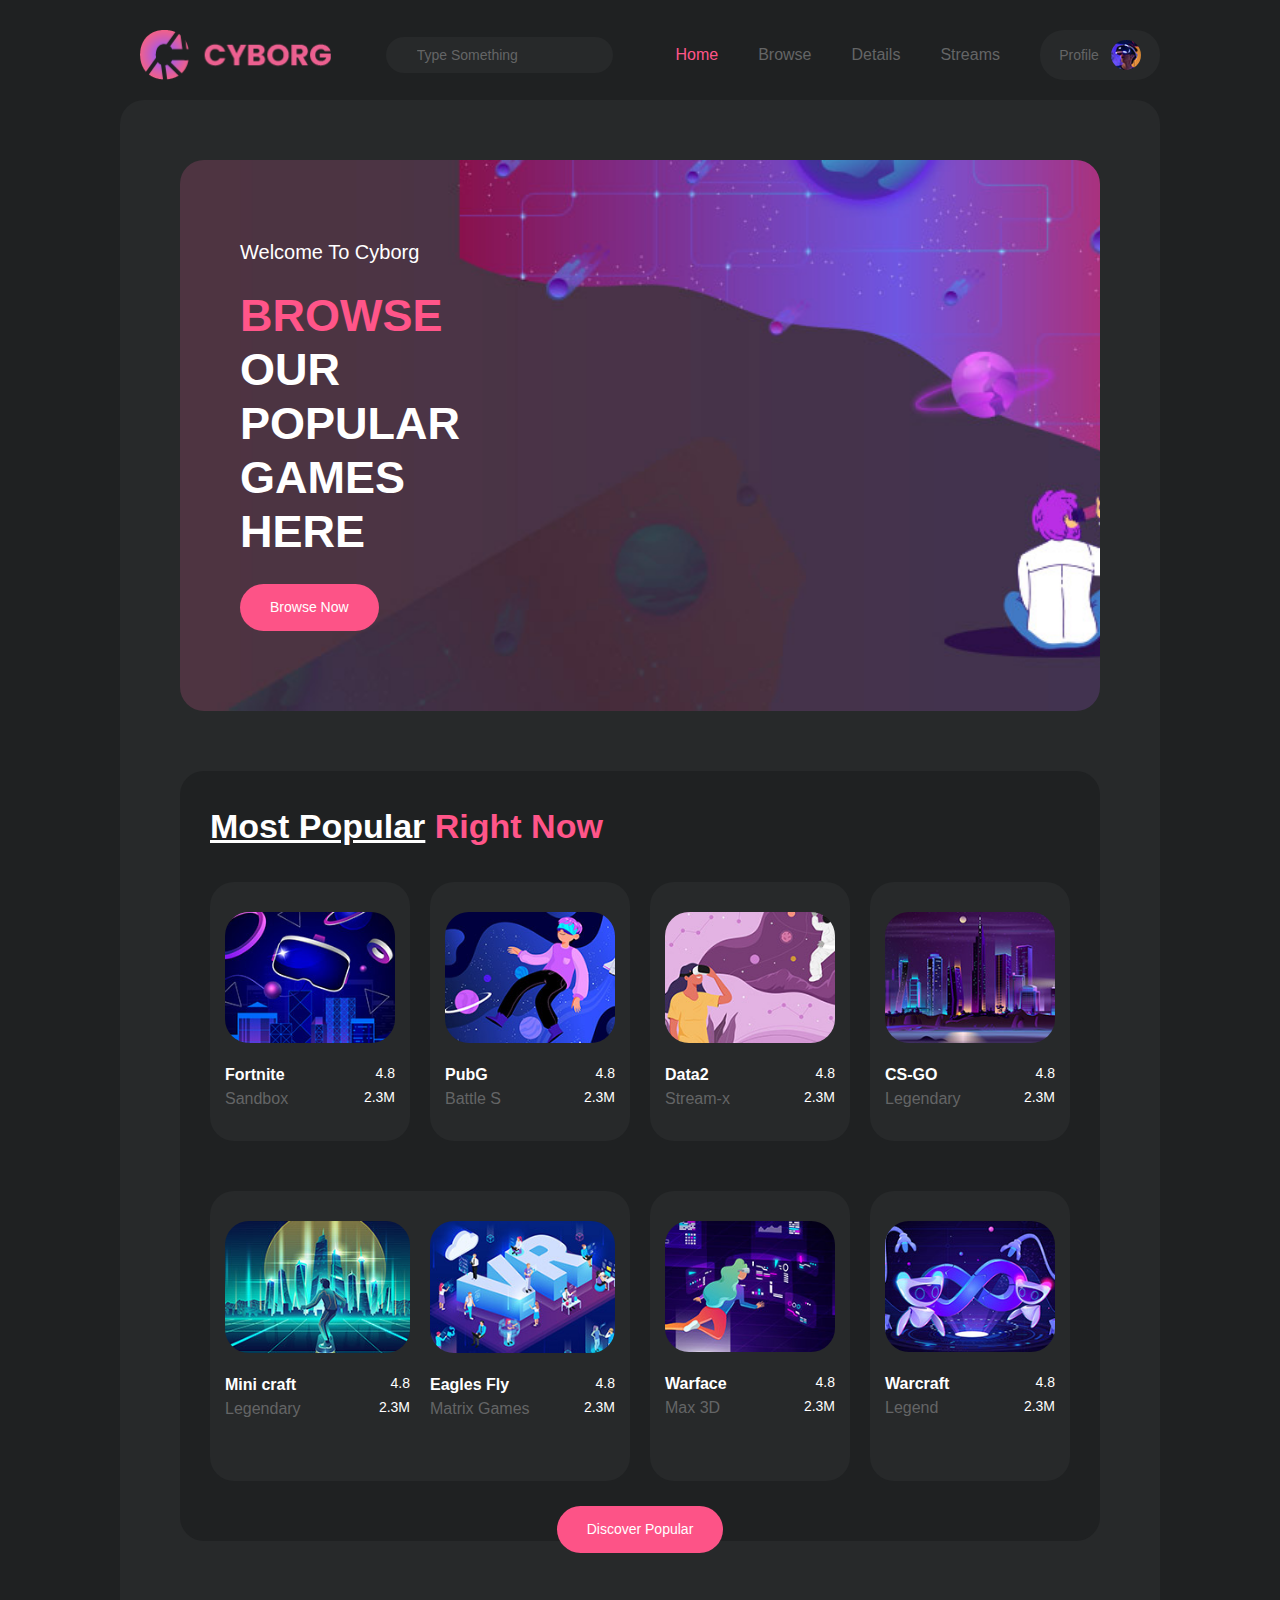
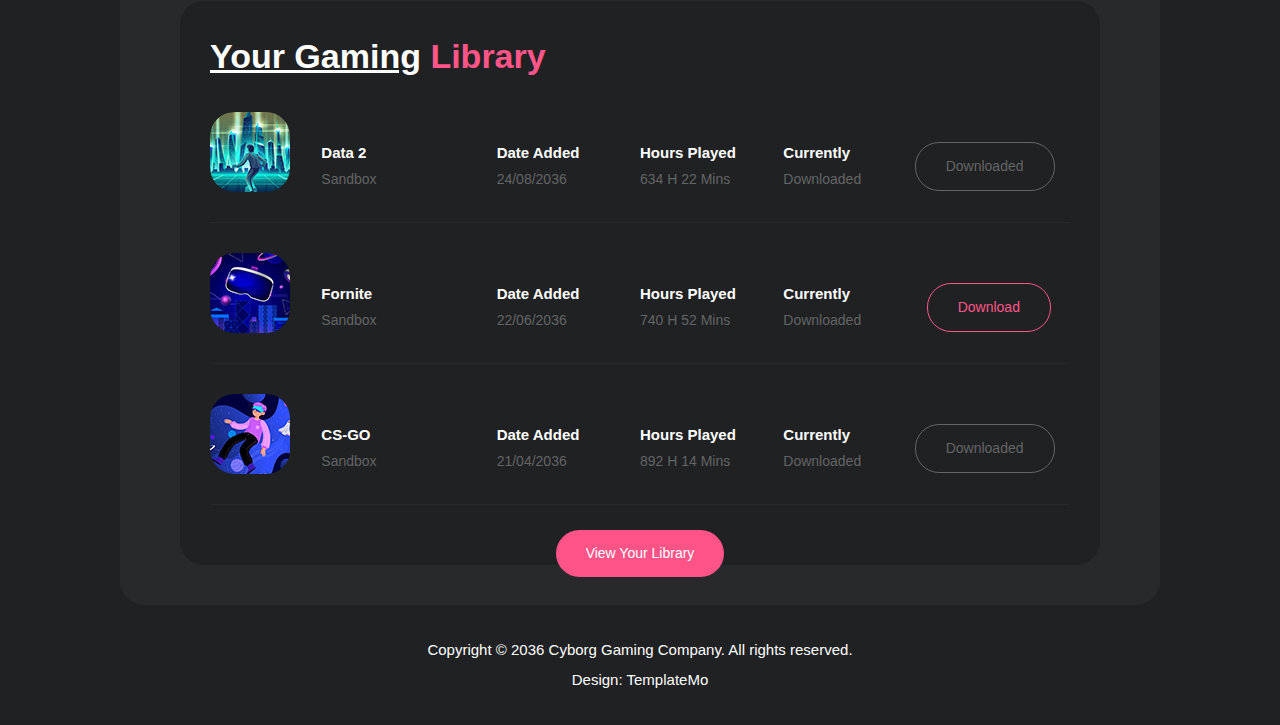
<file: index.html>
<!DOCTYPE html>
<html lang="en">

<head>
    <meta charset="UTF-8">
    <meta name="viewport" content="width=device-width, initial-scale=1.0">
    <link rel="icon" href="./assets/icons/favicon.png">
    <link rel="stylesheet" href="./assets/css/output.css">
    <link rel="stylesheet" href="https://site-assets.fontawesome.com/releases/v6.6.0/css/all.css">
    <title>Cyborg - Home</title>
</head>

<body class="font-poppins bg-blackbox">
    <!--Debut de la partie header-->
    <input type="checkbox" id="menu" class="hidden">
    <header
        class="sticky top-0 left-0 h-[80px] lg:h-[100px] px-[12px] lg:px-[64px] xl:px-[120px] 2xl:px-[140px]  bg-[#F7F7F7] lg:bg-blackbox z-[100]">
        <!--Debut menu navigation-->
        <nav
            class="relative flex items-center justify-between lg:justify-between h-full pl-[15px] lg:pl-[20px] lg:pt-[10px] lg:gap-8">
            <!--Debut Logo-->
            <a href="./home.html" class="z-[5]"><img src="./assets/icons/logo.png" alt="Logo Cyborg"
                    class="w-[191px]"></a>
            <!--Fin Logo-->

            <!-- Partie search -->
            <div class="hidden lg:flex btn-black ml-2 px-[15px] py-[10px] items-center xl:relative xl:-left-2 2xl:-left-32 focus-within:border-[1px] focus-within:border-second-text"
                id="search-bar">
                <i class="fa-solid fa-magnifying-glass inline text-second-text text-[16px] ml-2"></i>
                <input type="text" name="search" placeholder="Type Something"
                    class="bg-transparent ml-2 outline-none text-second-text placeholder:text-second-text" id="search">
            </div>
            <!-- Fin de la partie search -->


            <!--Debut du menu onglets-->
            <div class="hidden lg:block lg:bg-transparent lg:w-auto">
                <ul class="lg:flex lg:gap-8 xl:gap-10 lg:text-second-text lg:text-center">
                    <li class="onglet text-primary-text lg:flex lg:items-center transition-all duration-300">
                        <a href="./home.html">Home</a>
                    </li>
                    <li class="onglet lg:flex lg:items-center hover:text-primary-text transition-all duration-300">
                        <a href="./browse.html">Browse</a>
                    </li>
                    <li class="onglet lg:flex lg:items-center hover:text-primary-text transition-all duration-300">
                        <a href="./details.html">Details</a>
                    </li>
                    <li class="onglet lg:flex lg:items-center hover:text-primary-text transition-all duration-300">
                        <a href="./streams.html">Streams</a>
                    </li>
                    <li>
                        <a href="./profile.html"
                            class="btn-black hover:bg-primary-box hover:text-white flex justify-center items-center gap-3 py-[10px] px-[0] w-[120px]">Profile
                            <img src="./assets/icons/profile-header.jpg" alt="profile header"
                                class=" rounded-full w-[30px]"></a>
                    </li>
                </ul>
            </div>
            <!--Fin du menu onglets-->

            <!--Debut menu burger-->
            <div class="relative w-[30px] lg:hidden z-[5]">
                <label for="menu" class="relative w-[30px]">
                    <span class="burger-b"></span>
                    <span class="burger"></span>
                    <span class="burger-a"></span>
                </label>
            </div>
            <!--Fin menu burger-->
        </nav>
        <!--Fin menu navigation-->

    </header>
    <!--Fin de la partie header-->

    <!--Debut du menu onglets-->
    <div class="sticky top-[80px] z-[99] left-0 w-full">
        <input type="checkbox" id="menu" class="hidden">
        <div class="absolute left-3 right-3 min-560:left-8 min-560:right-8 min-660:left-[90px] min-660:right-[90px] md:left-[40px] md:right-[40px] top-0 z-[99] bg-white w-auto -translate-y-full transition-all duration-300"
            id="menu-show">
            <ul>
                <li class="onglet text-primary-text transition-all duration-300">
                    <a href="./home.html">Home</a>
                </li>
                <li class="onglet transition-all duration-300"><a href="./browse.html">Browse</a></li>
                <li class="onglet transition-all duration-300"><a href="./details.html">Details</a></li>
                <li class="onglet transition-all duration-300"><a href="./streams.html">Streams</a></li>
                <li class="onglet"><a href="./profile.html">Profile
                    </a></li>
            </ul>
        </div>
    </div>
    <!--Fin du menu onglets-->


    <main class="px-[12px] min-560:px-[30px] min-660:px-[90px] md:px-[40px] lg:px-[50px] xl:px-[120px] 2xl:px-[140px]">
        <!-- Debut de la section container -->
        <section class="bg-graybox px-[30px] md:px-[50px] lg:px-[60px] lg:py-[40px]  rounded-[24px]">
            <!-- Debut de la section main banner -->
            <section
                class="bg-banner-bg bg-center bg-cover mt-[20px] py-[80px] px-[60px] md:pr-[380px] lg:pr-[600px] text-center md:text-start rounded-[24px]">
                <div>
                    <h6 class="text-[20px] text-white capitalize mb-[25px] leading-[1.2]">Welcome to cyborg</h6>
                    <h4 class="text-[35px] md:text-[45px] text-white uppercase font-bold mb-[25px] leading-[1.2]"><span
                            class="text-primary-text">Browse</span> our popular games here</h4>
                    <a href="./browse.html" class="btn-primary justify-center">Browse Now</a>
                </div>
            </section>
            <!-- Fin de la section main banner -->

            <!-- Debut de la section Most popular -->
            <section class="relative my-[60px] p-[30px] bg-blackbox rounded-[24px]">
                <div>
                    <h1 class="text-[20px] font-bold mb-[30px] lg:text-[34px]"><span class="text-white underline">Most
                            Popular</span><span class="text-primary-text"> Right Now</span></h1>
                </div>

                <!-- Debut Popular games -->
                <div
                    class="min-560:grid min-560:grid-cols-2 min-560:gap-5 min-560:text-[14px] lg:grid-cols-4 lg:text-[16px]">

                    <!-- Debut Fornite -->
                    <div class="bg-graybox rounded-[24px] py-[30px] px-[15px] mb-[30px]">
                        <div class="rounded-[24px] w-full overflow-hidden">
                            <img src="./assets/images/popular-01.jpg" alt="popular 01" class="w-full">
                        </div>
                        <div>
                            <div class="flex justify-between mt-[20px] text-white">
                                <p class="font-bold">Fortnite</p>
                                <span class="flex text-[14px] gap-1">
                                    <i class="fa fa-star text-yellow-400"></i>
                                    <p class="">4.8</p>
                                </span>
                            </div>
                            <div class="flex justify-between text-white">
                                <p class="text-second-text">Sandbox</p>
                                <span class="flex text-[14px] gap-1">
                                    <i class="fa fa-download text-primary-text"></i>
                                    <p class="text-[14px]">2.3M</p>
                                </span>
                            </div>
                        </div>
                    </div>
                    <!-- Fin Fornite -->

                    <!-- Debut PubG -->
                    <div class="bg-graybox rounded-[24px] py-[30px] px-[15px] mb-[30px]">
                        <div class="rounded-[24px] overflow-hidden w-full">
                            <img src="./assets/images/popular-02.jpg" alt="popular 01" class="w-full">
                        </div>
                        <div>
                            <div class="flex justify-between mt-[20px] text-white">
                                <p class="font-bold">PubG</p>
                                <span class="flex text-[14px] gap-1">
                                    <i class="fa fa-star text-yellow-400"></i>
                                    <p class="">4.8</p>
                                </span>
                            </div>
                            <div class="flex justify-between text-white">
                                <p class="text-second-text">Battle S</p>
                                <span class="flex text-[14px] gap-1">
                                    <i class="fa fa-download text-primary-text"></i>
                                    <p class="text-[14px]">2.3M</p>
                                </span>
                            </div>
                        </div>
                    </div>
                    <!-- Fin PubG -->

                    <!-- Debut Data2 -->
                    <div class="bg-graybox rounded-[24px] py-[30px] px-[15px] mb-[30px]">
                        <div class="rounded-[24px] overflow-hidden">
                            <img src="./assets/images/popular-03.jpg" alt="popular 01" class="w-full">
                        </div>
                        <div>
                            <div class="flex justify-between mt-[20px] text-white">
                                <p class="font-bold">Data2</p>
                                <span class="flex text-[14px] gap-1">
                                    <i class="fa fa-star text-yellow-400"></i>
                                    <p class="">4.8</p>
                                </span>
                            </div>
                            <div class="flex justify-between text-white">
                                <p class="text-second-text">Stream-x</p>
                                <span class="flex text-[14px] gap-1">
                                    <i class="fa fa-download text-primary-text"></i>
                                    <p class="text-[14px]">2.3M</p>
                                </span>
                            </div>
                        </div>
                    </div>
                    <!-- Fin Data2 -->

                    <!-- Debut CS-GO -->
                    <div class="bg-graybox rounded-[24px] py-[30px] px-[15px] mb-[30px]">
                        <div class="rounded-[24px] overflow-hidden">
                            <img src="./assets/images/popular-04.jpg" alt="popular 01" class="w-full">
                        </div>
                        <div>
                            <div class="flex justify-between mt-[20px] text-white">
                                <p class="font-bold">CS-GO</p>
                                <span class="flex text-[14px] gap-1">
                                    <i class="fa fa-star text-yellow-400"></i>
                                    <p class="">4.8</p>
                                </span>
                            </div>
                            <div class="flex justify-between text-white">
                                <p class="text-second-text">Legendary</p>
                                <span class="flex text-[14px] gap-1">
                                    <i class="fa fa-download text-primary-text"></i>
                                    <p class="text-[14px]">2.3M</p>
                                </span>
                            </div>
                        </div>
                    </div>
                    <!-- Fin CS-GO -->

                    <!-- Debut Double card -->
                    <div
                        class="bg-graybox rounded-[24px] py-[30px] px-[15px] mb-[30px] min-560:col-start-1 min-560:col-end-3 min-560:grid min-560:grid-cols-2 min-560:gap-5">
                        <!-- Debut Mini Craft -->
                        <div class="mb-[30px]">
                            <div class="rounded-[24px] overflow-hidden">
                                <img src="./assets/images/popular-05.jpg" alt="popular 01" class="w-full">
                            </div>
                            <div>
                                <div class="flex justify-between mt-[20px] text-white">
                                    <p class="font-bold">Mini craft</p>
                                    <span class="flex text-[14px] gap-1">
                                        <i class="fa fa-star text-yellow-400"></i>
                                        <p class="">4.8</p>
                                    </span>
                                </div>
                                <div class="flex justify-between text-white">
                                    <p class="text-second-text">Legendary</p>
                                    <span class="flex text-[14px] gap-1">
                                        <i class="fa fa-download text-primary-text"></i>
                                        <p class="text-[14px]">2.3M</p>
                                    </span>
                                </div>
                            </div>
                        </div>
                        <!-- Fin Mini Craft -->

                        <!-- Debut Eagles Fly -->
                        <div class="">
                            <div class="">
                                <div class="rounded-[24px] overflow-hidden">
                                    <img src="./assets/images/popular-06.jpg" alt="popular 01" class="w-full">
                                </div>
                                <div>
                                    <div class="flex justify-between mt-[20px] text-white">
                                        <p class="font-bold">Eagles Fly</p>
                                        <span class="flex text-[14px] gap-1">
                                            <i class="fa fa-star text-yellow-400"></i>
                                            <p class="">4.8</p>
                                        </span>
                                    </div>
                                    <div class="flex justify-between text-white">
                                        <p class="text-second-text">Matrix Games</p>
                                        <span class="flex text-[14px] gap-1">
                                            <i class="fa fa-download text-primary-text"></i>
                                            <p class="text-[14px]">2.3M</p>
                                        </span>
                                    </div>
                                </div>
                            </div>
                        </div>
                        <!-- Fin Eagles Fly -->
                    </div>
                    <!-- Fin Double card -->

                    <!-- Debut Warface -->
                    <div class="bg-graybox rounded-[24px] py-[30px] px-[15px] mb-[30px]">
                        <div class="rounded-[24px] overflow-hidden">
                            <img src="./assets/images/popular-07.jpg" alt="popular 01" class="w-full">
                        </div>
                        <div>
                            <div class="flex justify-between mt-[20px] text-white">
                                <p class="font-bold">Warface</p>
                                <span class="flex text-[14px] gap-1">
                                    <i class="fa fa-star text-yellow-400"></i>
                                    <p class="">4.8</p>
                                </span>
                            </div>
                            <div class="flex justify-between text-white">
                                <p class="text-second-text">Max 3D</p>
                                <span class="flex text-[14px] gap-1">
                                    <i class="fa fa-download text-primary-text"></i>
                                    <p class="text-[14px]">2.3M</p>
                                </span>
                            </div>
                        </div>
                    </div>
                    <!-- Fin Warface -->

                    <!-- Debut Warcraft -->
                    <div class="bg-graybox rounded-[24px] py-[30px] px-[15px] mb-[30px]">
                        <div class="rounded-[24px] overflow-hidden">
                            <img src="./assets/images/popular-08.jpg" alt="popular 01" class="w-full">
                        </div>
                        <div>
                            <div class="flex justify-between mt-[20px] text-white">
                                <p class="font-bold">Warcraft</p>
                                <span class="flex text-[14px] gap-1">
                                    <i class="fa fa-star text-yellow-400"></i>
                                    <p class="">4.8</p>
                                </span>
                            </div>
                            <div class="flex justify-between text-white">
                                <p class="text-second-text">Legend</p>
                                <span class="flex text-[14px] gap-1">
                                    <i class="fa fa-download text-primary-text"></i>
                                    <p class="text-[14px]">2.3M</p>
                                </span>
                            </div>
                        </div>
                    </div>
                    <!-- Fin Warcraft -->
                </div>
                <!-- Fin Popular games -->

                <div class="flex justify-center">
                    <a href="./browse.html" class="btn-primary absolute -bottom-3">Discover Popular</a>
                </div>
            </section>
            <!-- Fin de la section Most popular -->

            <!-- Debut section Gaming library -->
            <section class="relative mt-[30px] rounded-[24px] bg-blackbox p-[30px]">
                <div>
                    <h1 class="text-[19px] lg:text-[34px] capitalize font-bold mb-[30px]"><span
                            class="text-white underline">Your
                            gaming</span> <span class="text-primary-text">library</span></h1>
                    <!-- Debut Library one -->
                    <div class="grid grid-cols-2 lg:grid-cols-6">
                        <div
                            class="col-start-1 col-end-3 md:col-end-2 w-full rounded-[24px] overflow-hidden grid place-items-center md:place-items-start">
                            <span class="rounded-[24px] overflow-hidden w-[80px]">
                                <img src="./assets/images/game-01.jpg" alt="game 1" class="w-full">
                            </span>
                        </div>
                        <div class="mt-[30px] text-center md:text-start xl:relative">
                            <h4
                                class="text-white text-[15px] font-bold flex flex-col xl:absolute xl:-left-8 2xl:-left-12">
                                Data 2 <span class="text-[14px] text-second-text font-normal mt-[5px]">Sandbox</span>
                            </h4>
                        </div>
                        <div class="mt-[30px] text-center md:text-start">
                            <h4 class="text-white text-[15px] font-bold flex flex-col">Date Added <span
                                    class="text-[14px] text-second-text font-normal mt-[5px]">24/08/2036</span></h4>
                        </div>

                        <div class="mt-[30px] text-center md:text-start">
                            <h4 class="text-white text-[15px] font-bold flex flex-col">Hours Played <span
                                    class="text-[14px] text-second-text font-normal mt-[5px]">634 H 22 Mins</span></h4>
                        </div>
                        <div class="mt-[30px] text-center md:text-start">
                            <h4 class="text-white text-[15px] font-bold flex flex-col">Currently <span
                                    class="text-[14px] text-second-text font-normal mt-[5px]">Downloaded</span></h4>
                        </div>

                        <div
                            class="col-start-1 col-end-3 md:col-start-2 lg:col-start-6 lg:col-end-7 grid place-items-center md:place-items-start lg:relative">
                            <a href="#"
                                class="btn-black bg-transparent text-second-text mt-[30px] border-[1px] border-second-text lg:absolute lg:-left-3">Downloaded</a>
                        </div>
                    </div>

                </div>
                <div class="h-[1px] w-full bg-graybox my-[30px]"></div>
                </div>
                <!-- Fin Library one -->

                <!-- Debut Library two -->
                <div class="grid grid-cols-2 lg:grid-cols-6">
                    <div
                        class="col-start-1 col-end-3 md:col-end-2 w-full rounded-[24px] overflow-hidden grid place-items-center md:place-items-start">
                        <span class="rounded-[24px] overflow-hidden w-[80px]">
                            <img src="./assets/images/game-02.jpg" alt="game 1" class="w-full">
                        </span>
                    </div>
                    <div class="mt-[30px] text-center md:text-start xl:relative">
                        <h4 class="text-white text-[15px] font-bold flex flex-col xl:absolute xl:-left-8 2xl:-left-12">
                            Fornite <span class="text-[14px] text-second-text font-normal mt-[5px]">Sandbox</span></h4>
                    </div>
                    <div class="mt-[30px] text-center md:text-start">
                        <h4 class="text-white text-[15px] font-bold flex flex-col">Date Added <span
                                class="text-[14px] text-second-text font-normal mt-[5px]">22/06/2036</span></h4>
                    </div>

                    <div class="mt-[30px] text-center md:text-start">
                        <h4 class="text-white text-[15px] font-bold flex flex-col">Hours Played <span
                                class="text-[14px] text-second-text font-normal mt-[5px]">740 H 52 Mins</span></h4>
                    </div>
                    <div class="mt-[30px] text-center md:text-start">
                        <h4 class="text-white text-[15px] font-bold flex flex-col">Currently <span
                                class="text-[14px] text-second-text font-normal mt-[5px]">Downloaded</span></h4>
                    </div>

                    <div
                        class="col-start-1 col-end-3 md:col-start-2 lg:col-start-6 lg:col-end-7 grid place-items-center md:place-items-start lg:relative">
                        <a href="#"
                            class="btn-black bg-transparent text-primary-text mt-[30px] border-[1px] border-primary-text lg:absolute">Download</a>
                    </div>
                </div>

                </div>
                <div class="h-[1px] w-full bg-graybox my-[30px]"></div>
                </div>
                <!-- Fin Library two -->

                <!-- Debut Library tree -->
                <div class="grid grid-cols-2 lg:grid-cols-6">
                    <div
                        class="col-start-1 col-end-3 md:col-end-2 w-full rounded-[24px] overflow-hidden grid place-items-center md:place-items-start">
                        <span class="rounded-[24px] overflow-hidden w-[80px]">
                            <img src="./assets/images/game-03.jpg" alt="game 1" class="w-full">
                        </span>
                    </div>
                    <div class="mt-[30px] text-center md:text-start xl:relative">
                        <h4 class="text-white text-[15px] font-bold flex flex-col xl:absolute xl:-left-8 2xl:-left-12">
                            CS-GO <span class="text-[14px] text-second-text font-normal mt-[5px]">Sandbox</span></h4>
                    </div>
                    <div class="mt-[30px] text-center md:text-start">
                        <h4 class="text-white text-[15px] font-bold flex flex-col">Date Added <span
                                class="text-[14px] text-second-text font-normal mt-[5px]">21/04/2036</span></h4>
                    </div>

                    <div class="mt-[30px] text-center md:text-start">
                        <h4 class="text-white text-[15px] font-bold flex flex-col">Hours Played <span
                                class="text-[14px] text-second-text font-normal mt-[5px]">892 H 14 Mins</span></h4>
                    </div>
                    <div class="mt-[30px] text-center md:text-start">
                        <h4 class="text-white text-[15px] font-bold flex flex-col">Currently <span
                                class="text-[14px] text-second-text font-normal mt-[5px]">Downloaded</span></h4>
                    </div>

                    <div
                        class="col-start-1 col-end-3 md:col-start-2 lg:col-start-6 lg:col-end-7 grid place-items-center md:place-items-start lg:relative">
                        <a href="#"
                            class="btn-black bg-transparent text-second-text mt-[30px] border-[1px] border-second-text lg:absolute lg:-left-3">Downloaded</a>
                    </div>
                </div>

                </div>
                <div class="h-[1px] w-full bg-graybox my-[30px]"></div>
                </div>
                <!-- Fin Library tree -->
                <div class="flex justify-center">
                    <a href="./profile.html" class="btn-primary absolute -bottom-3">View Your Library</a>
                </div>

            </section>
            <!-- Fin section Gaming library -->

        </section>
        <!-- Fin de la section container -->
    </main>

    <footer
        class="py-[30px] px-[12px] min-560:px-[30px] min-660:px-[90px] md:px-[40px] lg:px-[50px] xl:px-[120px] 2xl:px-[140px]">
        <div class="text-white text-[15px] text-center font-light leading-[30px]">
            <p>Copyright &copy; 2036 Cyborg Gaming Company. All rights reserved.</p>
            <p>Design: TemplateMo</p>
        </div>
    </footer>
</body>

</html>
</file>
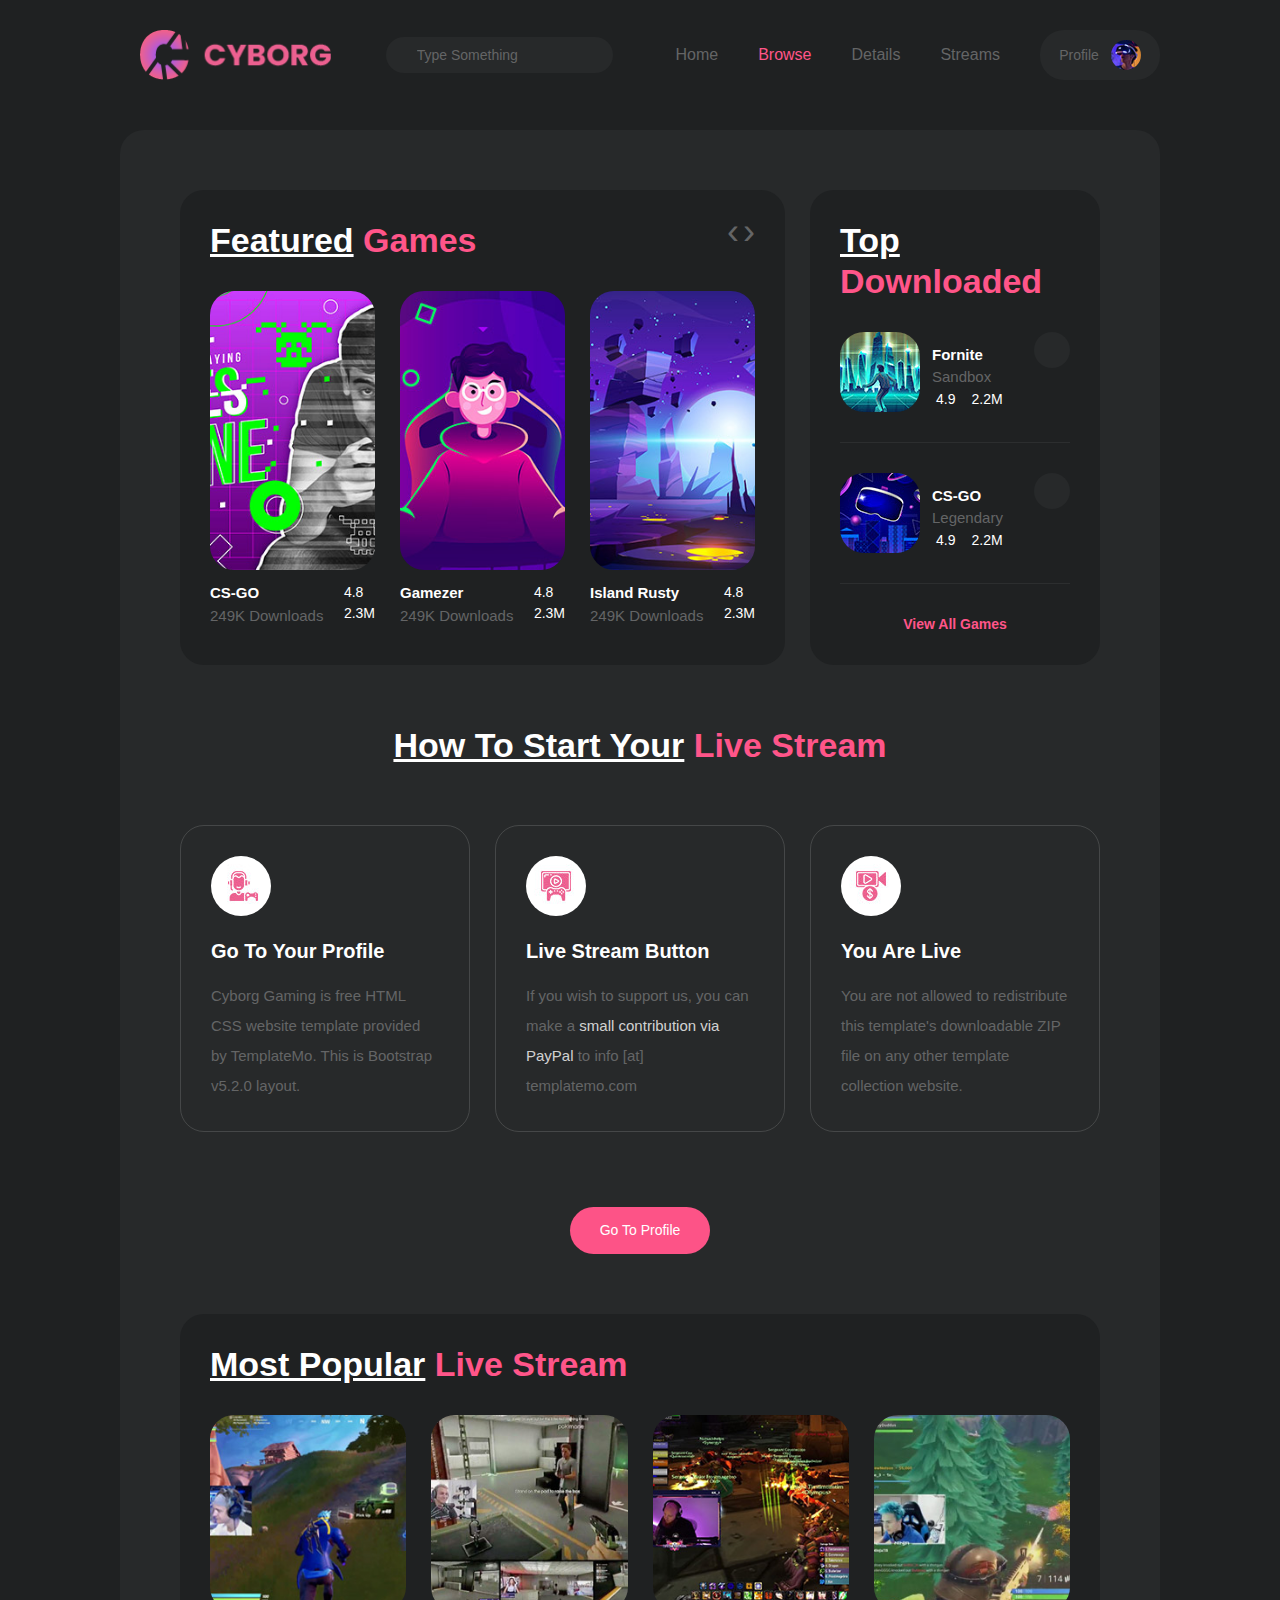
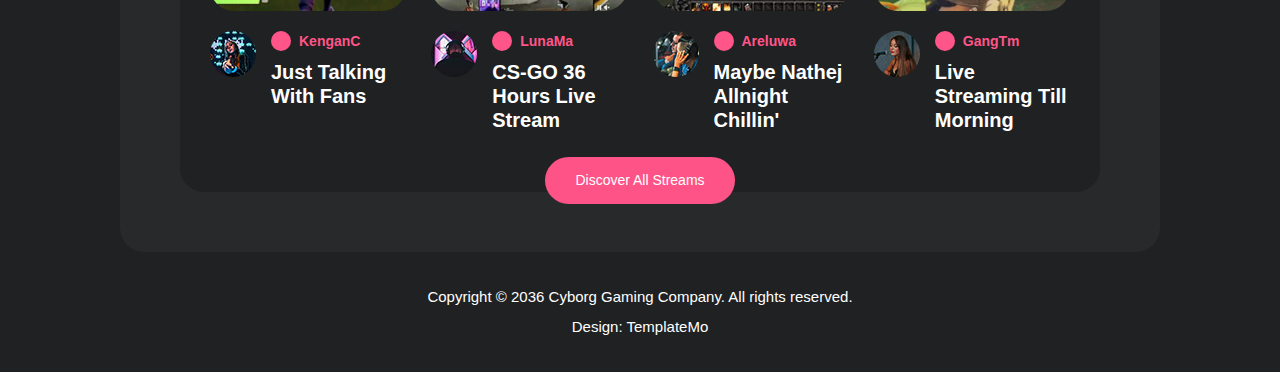
<file: browse.html>
<!DOCTYPE html>
<html lang="en">

<head>
    <meta charset="UTF-8">
    <meta name="viewport" content="width=device-width, initial-scale=1.0">
    <link rel="icon" href="./assets/icons/favicon.png">
    <link rel="stylesheet" href="./assets/css/output.css">
    <link rel="stylesheet" href="https://site-assets.fontawesome.com/releases/v6.6.0/css/all.css">
    <title>Cyborg - Browse</title>
</head>

<body class="font-poppins bg-blackbox">
    <!--Debut de la partie header-->
    <input type="checkbox" id="menu" class="hidden">
    <header
        class="sticky top-0 left-0 h-[80px] lg:h-[100px] px-[12px] lg:px-[64px] xl:px-[120px] 2xl:px-[140px]  bg-[#F7F7F7] lg:bg-blackbox z-[100]">
        <!--Debut menu navigation-->
        <nav
            class="relative flex items-center justify-between lg:justify-between h-full pl-[15px] lg:pl-[20px] lg:pt-[10px] lg:gap-8">
            <!--Debut Logo-->
            <a href="./home.html" class="z-[5]"><img src="./assets/icons/logo.png" alt="Logo Cyborg"
                    class="w-[191px]"></a>
            <!--Fin Logo-->

            <!-- Partie search -->
            <div class="hidden lg:flex btn-black ml-2 px-[15px] py-[10px] items-center xl:relative xl:-left-2 2xl:-left-32 focus-within:border-[1px] focus-within:border-second-text"
                id="search-bar">
                <i class="fa-solid fa-magnifying-glass inline text-second-text text-[16px] ml-2"></i>
                <input type="text" name="search" placeholder="Type Something"
                    class="bg-transparent ml-2 outline-none text-second-text placeholder:text-second-text" id="search">
            </div>
            <!-- Fin de la partie search -->


            <!--Debut du menu onglets-->
            <div class="hidden lg:block lg:bg-transparent lg:w-auto">
                <ul class="lg:flex lg:gap-8 xl:gap-10 lg:text-second-text lg:text-center">
                    <li class="onglet hover:text-primary-text lg:flex lg:items-center transition-all duration-300">
                        <a href="./home.html">Home</a>
                    </li>
                    <li class="onglet lg:flex lg:items-center text-primary-text transition-all duration-300">
                        <a href="./browse.html">Browse</a>
                    </li>
                    <li class="onglet lg:flex lg:items-center hover:text-primary-text transition-all duration-300">
                        <a href="./details.html">Details</a>
                    </li>
                    <li class="onglet lg:flex lg:items-center hover:text-primary-text transition-all duration-300">
                        <a href="./streams.html">Streams</a>
                    </li>
                    <li>
                        <a href="./profile.html"
                            class="btn-black hover:bg-primary-box hover:text-white flex justify-center items-center gap-3 py-[10px] px-[0] w-[120px]">Profile
                            <img src="./assets/icons/profile-header.jpg" alt="profile header"
                                class=" rounded-full w-[30px]"></a>
                    </li>
                </ul>
            </div>
            <!--Fin du menu onglets-->

            <!--Debut menu burger-->
            <div class="relative w-[30px] lg:hidden z-[5]">
                <label for="menu" class="relative w-[30px]">
                    <span class="burger-b"></span>
                    <span class="burger"></span>
                    <span class="burger-a"></span>
                </label>
            </div>
            <!--Fin menu burger-->
        </nav>
        <!--Fin menu navigation-->

    </header>
    <!--Fin de la partie header-->

    <!--Debut du menu onglets-->
    <div class="sticky top-[80px] z-[99] left-0 w-full">
        <input type="checkbox" id="menu" class="hidden">
        <div class="absolute left-3 right-3 min-560:left-8 min-560:right-8 min-660:left-[90px] min-660:right-[90px] md:left-[40px] md:right-[40px] top-0 z-[99] bg-white w-auto -translate-y-full transition-all duration-300"
            id="menu-show">
            <ul>
                <li class="onglet transition-all duration-300">
                    <a href="./home.html">Home</a>
                </li>
                <li class="onglet text-primary-text transition-all duration-300"><a href="./browse.html">Browse</a></li>
                <li class="onglet transition-all duration-300"><a href="./details.html">Details</a></li>
                <li class="onglet transition-all duration-300"><a href="./streams.html">Streams</a></li>
                <li class="onglet"><a href="./profile.html">Profile
                    </a></li>
            </ul>
        </div>
    </div>
    <!--Fin du menu onglets-->

    <main class="px-[12px] min-560:px-[30px] min-660:px-[90px] md:px-[40px] lg:px-[50px] xl:px-[120px] 2xl:px-[140px]">
        <!-- Debut de la section container -->
        <section class="bg-graybox mt-[30px] px-[30px] md:px-[50px] lg:px-[60px] lg:py-[60px] rounded-[24px]">
            <!-- Debut de la section browse -->
            <section class="lg:grid lg:grid-cols-3 lg:gap-[25px]">
                <!-- Debut Features Games -->
                <div class="p-[30px] bg-blackbox rounded-[24px] mb-[60px] lg:col-span-2">
                    <!-- Debut Top features games -->
                    <div class="relative w-full">
                        <div class="text-[20px] font-bold leading-[1.2] mb-[30px] lg:text-[34px]">
                            <span class="text-white underline">Featured</span>
                            <span class="text-primary-text">Games</span>
                        </div>
                        <div class="absolute text-[36px] text-second-text right-0 -top-[15px]">
                            <span
                                class="relative -right-1.5 transition-all duration-300 hover:text-primary-text cursor-pointer">‹</span>
                            <span class=" transition-all duration-300 hover:text-primary-text cursor-pointer">›</span>
                        </div>
                    </div>
                    <!-- Fin Top features games -->

                    <!-- Debut cards slides -->
                    <div class="min-660:grid min-560:grid-cols-2 min-660:gap-[25px] xl:grid-cols-3">
                        <!-- Debut card featured 01 -->
                        <div>
                            <div
                                class="relative rounded-[24px] overflow-hidden w-full before:btn-hover hover:before:translate-y-0 transition-all duration-300">
                                <img src="./assets/images/featured-01.jpg" alt="featured 1" class="w-full">
                            </div>
                            <div class="flex justify-between mt-[12px]">
                                <div class="text-white text-[15px]">
                                    <p class="font-bold">CS-GO</p>
                                    <p class="text-second-text">249K Downloads</p>
                                </div>
                                <div class=" text-white">
                                    <span class="flex text-[14px] gap-1">
                                        <i class="fa fa-star text-yellow-400"></i>
                                        <p class="text-[14px]">4.8</p>
                                    </span>
                                    <span class="flex text-[14px] gap-1">
                                        <i class="fa fa-download text-primary-text"></i>
                                        <p class="text-[14px]">2.3M</p>
                                    </span>
                                </div>
                            </div>
                        </div>
                        <!-- Fin card featured 01 -->

                        <!-- Debut card featured 02 -->
                        <div class="hidden min-660:block">
                            <div
                                class="relative rounded-[24px] overflow-hidden w-full before:btn-hover hover:before:translate-y-0 transition-all duration-300">
                                <img src="./assets/images/featured-02.jpg" alt="featured 1" class="w-full">
                            </div>
                            <div class="flex justify-between mt-[12px]">
                                <div class="text-white text-[15px]">
                                    <p class="font-bold">Gamezer</p>
                                    <p class="text-second-text">249K Downloads</p>
                                </div>
                                <div class=" text-white">
                                    <span class="flex text-[14px] gap-1">
                                        <i class="fa fa-star text-yellow-400"></i>
                                        <p class="text-[14px]">4.8</p>
                                    </span>
                                    <span class="flex text-[14px] gap-1">
                                        <i class="fa fa-download text-primary-text"></i>
                                        <p class="text-[14px]">2.3M</p>
                                    </span>
                                </div>
                            </div>
                        </div>
                        <!-- Fin card featured 02 -->

                        <!-- Debut card featured 03 -->
                        <div class="hidden xl:block">
                            <div
                                class="relative rounded-[24px] overflow-hidden w-full before:btn-hover hover:before:translate-y-0 transition-all duration-300">
                                <img src="./assets/images/featured-03.jpg" alt="featured 1" class="w-full">
                            </div>
                            <div class="flex justify-between mt-[12px]">
                                <div class="text-white text-[15px]">
                                    <p class="font-bold">Island Rusty</p>
                                    <p class="text-second-text">249K Downloads</p>
                                </div>
                                <div class=" text-white">
                                    <span class="flex text-[14px] gap-1">
                                        <i class="fa fa-star text-yellow-400"></i>
                                        <p class="text-[14px]">4.8</p>
                                    </span>
                                    <span class="flex text-[14px] gap-1">
                                        <i class="fa fa-download text-primary-text"></i>
                                        <p class="text-[14px]">2.3M</p>
                                    </span>
                                </div>
                            </div>
                        </div>
                        <!-- Fin card featured 03 -->
                    </div>
                    <!-- Fin cards slides -->
                </div>
                <!-- Fin Features Games -->

                <!-- Debut Top Downloaded -->
                <div class="p-[30px] bg-blackbox rounded-[24px] mb-[60px]">
                    <div class="text-[20px] font-bold leading-[1.2] mb-[30px] lg:text-[32px] xl:text-[34px]">
                        <span class="text-white underline">Top</span>
                        <span class="text-primary-text">Downloaded</span>
                    </div>

                    <!-- Debut Popular games -->
                    <div class="relative w-full">

                        <!-- Debut game 01 -->
                        <div
                            class="relative grid grid-cols-[80px_1fr] gap-3 border-b-[1px] border-second-text/20 mb-[30px]">
                            <div class="rounded-[24px] w-[80px] overflow-hidden mb-[30px]">
                                <img src="./assets/images/game-01.jpg" alt="game 1" class="w-full">
                            </div>
                            <div class="mt-[12px] w-full box-border">
                                <div class="text-white text-[15px]">
                                    <p class="font-bold">Fornite</p>
                                    <p class="text-second-text">Sandbox</p>
                                    <div class=" text-white flex gap-3">
                                        <span class="flex text-[14px] gap-1 items-center">
                                            <i class="fa fa-star text-yellow-400"></i>
                                            <p class="text-[14px]">4.9</p>
                                        </span>
                                        <span class="flex text-[14px] gap-1 items-center">
                                            <i class="fa fa-download text-primary-text"></i>
                                            <p class="text-[14px]">2.2M</p>
                                        </span>
                                    </div>
                                </div>
                                <span
                                    class="absolute top-[0px] right-0 grid place-items-center h-[36px] w-[36px] bg-graybox rounded-full text-[16px] gap-1">
                                    <i class="fa fa-download text-primary-text"></i>
                                </span>
                            </div>
                        </div>
                        <!-- Fin game 01 -->

                        <!-- Debut game 02 -->
                        <div
                            class="relative grid grid-cols-[80px_1fr] gap-3 border-b-[1px] border-second-text/20 mb-[30px]">
                            <div class="rounded-[24px] w-[80px] overflow-hidden mb-[30px]">
                                <img src="./assets/images/game-02.jpg" alt="game 1" class="w-full">
                            </div>
                            <div class="mt-[12px] w-full box-border">
                                <div class="text-white text-[15px]">
                                    <p class="font-bold">CS-GO</p>
                                    <p class="text-second-text">Legendary</p>
                                    <div class=" text-white flex gap-3">
                                        <span class="flex text-[14px] gap-1 items-center">
                                            <i class="fa fa-star text-yellow-400"></i>
                                            <p class="text-[14px]">4.9</p>
                                        </span>
                                        <span class="flex text-[14px] gap-1 items-center">
                                            <i class="fa fa-download text-primary-text"></i>
                                            <p class="text-[14px]">2.2M</p>
                                        </span>
                                    </div>
                                </div>
                                <span
                                    class="absolute top-[0px] right-0 grid place-items-center h-[36px] w-[36px] bg-graybox rounded-full text-[16px] gap-1">
                                    <i class="fa fa-download text-primary-text"></i>
                                </span>
                            </div>
                        </div>
                        <!-- Fin game 02 -->

                        <!-- Debut game 03 -->
                        <div
                            class="relative grid grid-cols-[80px_1fr] gap-3 border-b-[1px] border-second-text/20 mb-[30px] lg:hidden 2xl:grid">
                            <div class="rounded-[24px] w-[80px] overflow-hidden mb-[30px]">
                                <img src="./assets/images/game-03.jpg" alt="game 1" class="w-full">
                            </div>
                            <div class="mt-[12px] w-full box-border">
                                <div class="text-white text-[15px]">
                                    <p class="font-bold">PubG</p>
                                    <p class="text-second-text">Battle Royale</p>
                                    <div class=" text-white flex gap-3">
                                        <span class="flex text-[14px] gap-1 items-center">
                                            <i class="fa fa-star text-yellow-400"></i>
                                            <p class="text-[14px]">4.9</p>
                                        </span>
                                        <span class="flex text-[14px] gap-1 items-center">
                                            <i class="fa fa-download text-primary-text"></i>
                                            <p class="text-[14px]">2.2M</p>
                                        </span>
                                    </div>
                                </div>
                                <span
                                    class="absolute top-[0px] right-0 grid place-items-center h-[36px] w-[36px] bg-graybox rounded-full text-[16px] gap-1">
                                    <i class="fa fa-download text-primary-text"></i>
                                </span>
                            </div>
                        </div>
                        <!-- Fin game 03 -->
                    </div>
                    <!-- Fin popular games -->

                    <div class="flex justify-center">
                        <a href="./profile.html" class="text-[14px] text-primary-text font-bold">View All Games</a>
                    </div>
                </div>
                <!-- Fin Top Downloaded -->
            </section>
            <!-- Fin de la section browse -->

            <!-- Debut de la section Live Streams -->
            <section>
                <div class="text-[20px] font-bold leading-[1.2] mb-[60px] lg:text-[34px] text-center">
                    <span class="text-white underline">How To Start Your</span>
                    <span class="text-primary-text">Live Stream</span>
                </div>

                <div class="lg:grid lg:grid-cols-3 lg:gap-[25px]">
                    <div class="border-[1px] border-second-text/50 rounded-[24px] p-[30px] mb-[30px]">
                        <div class="w-[60px] rounded-full overflow-hidden">
                            <img src="./assets/images/service-01.jpg" alt="service 01">
                        </div>
                        <div class="font-bold text-white text-[20px] mt-[20px] mb-[15px]">
                            <h1>Go To Your Profile</h1>
                        </div>
                        <div class="text-[15px] text-second-text">
                            <p class="leading-[2]">Cyborg Gaming is free HTML CSS website template provided by
                                TemplateMo. This is Bootstrap
                                v5.2.0 layout.
                            </p>
                        </div>
                    </div>

                    <div class="border-[1px] border-second-text/50 rounded-[24px] p-[30px] mb-[30px]">
                        <div class="w-[60px] rounded-full overflow-hidden">
                            <img src="./assets/images/service-02.jpg" alt="service 02">
                        </div>
                        <div class="font-bold text-white text-[20px] mt-[20px] mb-[15px]">
                            <h1>Live Stream Button</h1>
                        </div>
                        <div class="text-[15px] text-second-text">
                            <p class="leading-[2]">If you wish to support us, you can make a <a
                                    href="https://paypal.me/templatemo" target="_blank" class="text-white/80">small
                                    contribution via PayPal</a> to info [at] templatemo.com
                            </p>
                        </div>
                    </div>

                    <div class="border-[1px] border-second-text/50 rounded-[24px] p-[30px] mb-[30px]">
                        <div class="w-[60px] rounded-full overflow-hidden">
                            <img src="./assets/images/service-03.jpg" alt="service 01">
                        </div>
                        <div class="font-bold text-white text-[20px] mt-[20px] mb-[15px]">
                            <h1>You Are Live</h1>
                        </div>
                        <div class="text-[15px] text-second-text">
                            <p class="leading-[2]">You are not allowed to redistribute this template's downloadable ZIP
                                file on any other template collection website.
                            </p>
                        </div>
                    </div>
                </div>

                <div class="text-center mt-[45px]">
                    <a href="./browse.html" class="btn-primary justify-center">Go To Profile</a>
                </div>
            </section>
            <!-- Fin de la section Live Streams -->

            <!-- Debut de la section most popular live stream -->
            <section class="relative bg-blackbox p-[30px] rounded-[24px] mt-[60px]">
                <div class="text-[20px] font-bold leading-[1.2] mb-[30px] lg:text-[34px]">
                    <span class="text-white underline">Most Popular</span>
                    <span class="text-primary-text">Live Stream</span>
                </div>
                <div class="min-560:grid min-560:grid-cols-2 min-560:gap-[25px] lg:grid-cols-4">
                    <!-- Debut stream 01 -->
                    <div class="mb-[30px]">
                        <div class="relative w-full rounded-[24px] overflow-hidden mb-5 group">
                            <img src="./assets/images/stream-01.jpg" alt="stream 01" class="w-full">
                            <a href="#"
                                class="absolute top-3 right-3 btn-primary px-[10px] py-[10px] hover:bg-primary-box hover:text-white opacity-0 group-hover:opacity-100">Live</a>
                            <a href="#"
                                class="block absolute bottom-3 left-6 btn-primary px-[10px] py-[10px] hover:bg-primary-box hover:text-white opacity-0 group-hover:opacity-100"><i
                                    class="fa fa-eye"></i> 1.2K</a>
                            <a href="#"
                                class="block absolute bottom-3 right-6 btn-primary px-[10px] py-[10px] hover:bg-primary-box hover:text-white opacity-0 group-hover:opacity-100"><i
                                    class="fa fa-gamepad"></i> CS-GO</a>
                        </div>
                        <div class="flex gap-4 w-full">
                            <div>
                                <div class="w-[46px] h-[46px] overflow-hidden rounded-full float-left mr-[15px]"><img
                                        src="./assets/images/avatar-01.jpg" alt="avatar 01" class="w-full h-full"></div>
                                <div class="text-primary-text font-semibold flex gap-2">
                                    <div
                                        class="flex items-center justify-center text-[13px] h-[20px] w-[20px] rounded-full text-white bg-primary-text">
                                        <i class="fa fa-check"></i></div>
                                    <p class="text-[14px]">KenganC</p>
                                </div>
                                <div class="text-white font-bold text-[20px] mt-[8px] ml-[61px]">
                                    <h1 class="leading-[1.2]">Just Talking With Fans</h1>
                                </div>
                            </div>
                        </div>
                    </div>
                    <!-- Fin stream 01 -->

                    <!-- Debut stream 02 -->
                    <div class="mb-[30px]">
                        <div class="relative w-full rounded-[24px] overflow-hidden mb-5 group">
                            <img src="./assets/images/stream-02.jpg" alt="stream 02" class="w-full">
                            <a href="#"
                                class="absolute top-3 right-3 btn-primary px-[10px] py-[10px] hover:bg-primary-box hover:text-white opacity-0 group-hover:opacity-100">Live</a>
                            <a href="#"
                                class="block absolute bottom-3 left-6 btn-primary px-[10px] py-[10px] hover:bg-primary-box hover:text-white opacity-0 group-hover:opacity-100"><i
                                    class="fa fa-eye"></i> 1.2K</a>
                            <a href="#"
                                class="block absolute bottom-3 right-6 btn-primary px-[10px] py-[10px] hover:bg-primary-box hover:text-white opacity-0 group-hover:opacity-100"><i
                                    class="fa fa-gamepad"></i> CS-GO</a>
                        </div>
                        <div class="flex gap-4 w-full">
                            <div>
                                <div class="w-[46px] h-[46px] overflow-hidden rounded-full float-left mr-[15px]"><img
                                        src="./assets/images/avatar-02.jpg" alt="avatar 02" class="w-full h-full"></div>
                                <div class="text-primary-text font-semibold flex gap-2">
                                    <div
                                        class="flex items-center justify-center text-[13px] h-[20px] w-[20px] rounded-full text-white bg-primary-text">
                                        <i class="fa fa-check"></i></div>
                                    <p class="text-[14px]">LunaMa</p>
                                </div>
                                <div class="text-white font-bold text-[20px] mt-[8px] ml-[61px]">
                                    <h1 class="leading-[1.2]">CS-GO 36 Hours Live Stream</h1>
                                </div>
                            </div>
                        </div>
                    </div>
                    <!-- Fin stream 02 -->

                    <!-- Debut stream 03 -->
                    <div class="mb-[30px]">
                        <div class="relative w-full rounded-[24px] overflow-hidden mb-5 group">
                            <img src="./assets/images/stream-03.jpg" alt="stream 03" class="w-full">
                            <a href="#"
                                class="absolute top-3 right-3 btn-primary px-[10px] py-[10px] hover:bg-primary-box hover:text-white opacity-0 group-hover:opacity-100">Live</a>
                            <a href="#"
                                class="block absolute bottom-3 left-6 btn-primary px-[10px] py-[10px] hover:bg-primary-box hover:text-white opacity-0 group-hover:opacity-100"><i
                                    class="fa fa-eye"></i> 1.2K</a>
                            <a href="#"
                                class="block absolute bottom-3 right-6 btn-primary px-[10px] py-[10px] hover:bg-primary-box hover:text-white opacity-0 group-hover:opacity-100"><i
                                    class="fa fa-gamepad"></i> CS-GO</a>
                        </div>
                        <div class="flex gap-4 w-full">
                            <div>
                                <div class="w-[46px] h-[46px] overflow-hidden rounded-full float-left mr-[15px]"><img
                                        src="./assets/images/avatar-03.jpg" alt="avatar 03" class="w-full h-full"></div>
                                <div class="text-primary-text font-semibold flex gap-2">
                                    <div
                                        class="flex items-center justify-center text-[13px] h-[20px] w-[20px] rounded-full text-white bg-primary-text">
                                        <i class="fa fa-check"></i></div>
                                    <p class="text-[14px]">Areluwa</p>
                                </div>
                                <div class="text-white font-bold text-[20px] mt-[8px] ml-[61px]">
                                    <h1 class="leading-[1.2]">Maybe Nathej Allnight Chillin'</h1>
                                </div>
                            </div>
                        </div>
                    </div>
                    <!-- Fin stream 03 -->

                    <!-- Debut stream 04 -->
                    <div class="mb-[30px]">
                        <div class="relative w-full rounded-[24px] overflow-hidden mb-5 group">
                            <img src="./assets/images/stream-04.jpg" alt="stream 04" class="w-full">
                            <a href="#"
                                class="absolute top-3 right-3 btn-primary px-[10px] py-[10px] hover:bg-primary-box hover:text-white opacity-0 group-hover:opacity-100">Live</a>
                            <a href="#"
                                class="block absolute bottom-3 left-6 btn-primary px-[10px] py-[10px] hover:bg-primary-box hover:text-white opacity-0 group-hover:opacity-100"><i
                                    class="fa fa-eye"></i> 1.2K</a>
                            <a href="#"
                                class="block absolute bottom-3 right-6 btn-primary px-[10px] py-[10px] hover:bg-primary-box hover:text-white opacity-0 group-hover:opacity-100"><i
                                    class="fa fa-gamepad"></i> CS-GO</a>
                        </div>
                        <div class="flex gap-4 w-full">
                            <div>
                                <div class="w-[46px] h-[46px] overflow-hidden rounded-full float-left mr-[15px]"><img
                                        src="./assets/images/avatar-04.jpg" alt="avatar 04" class="w-full h-full"></div>
                                <div class="text-primary-text font-semibold flex gap-2">
                                    <div
                                        class="flex items-center justify-center text-[13px] h-[20px] w-[20px] rounded-full text-white bg-primary-text">
                                        <i class="fa fa-check"></i></div>
                                    <p class="text-[14px]">GangTm</p>
                                </div>
                                <div class="text-white font-bold text-[20px] mt-[8px] ml-[61px]">
                                    <h1 class="leading-[1.2]">Live Streaming Till Morning</h1>
                                </div>
                            </div>
                        </div>
                    </div>
                    <!-- Fin stream 04 -->
                </div>

                <div class="flex justify-center">
                    <a href="./browse.html" class="btn-primary absolute -bottom-3">Discover All Streams</a>
                </div>
            </section>
            <!-- Fin de la section most popular live stream -->
        </section>
        <!-- Debut de la section container -->
    </main>
    <footer
        class="py-[30px] px-[12px] min-560:px-[30px] min-660:px-[90px] md:px-[40px] lg:px-[50px] xl:px-[120px] 2xl:px-[140px]">
        <div class="text-white text-[15px] text-center font-light leading-[30px]">
            <p>Copyright &copy; 2036 Cyborg Gaming Company. All rights reserved.</p>
            <p>Design: TemplateMo</p>
        </div>
    </footer>
</body>

</html>
</file>
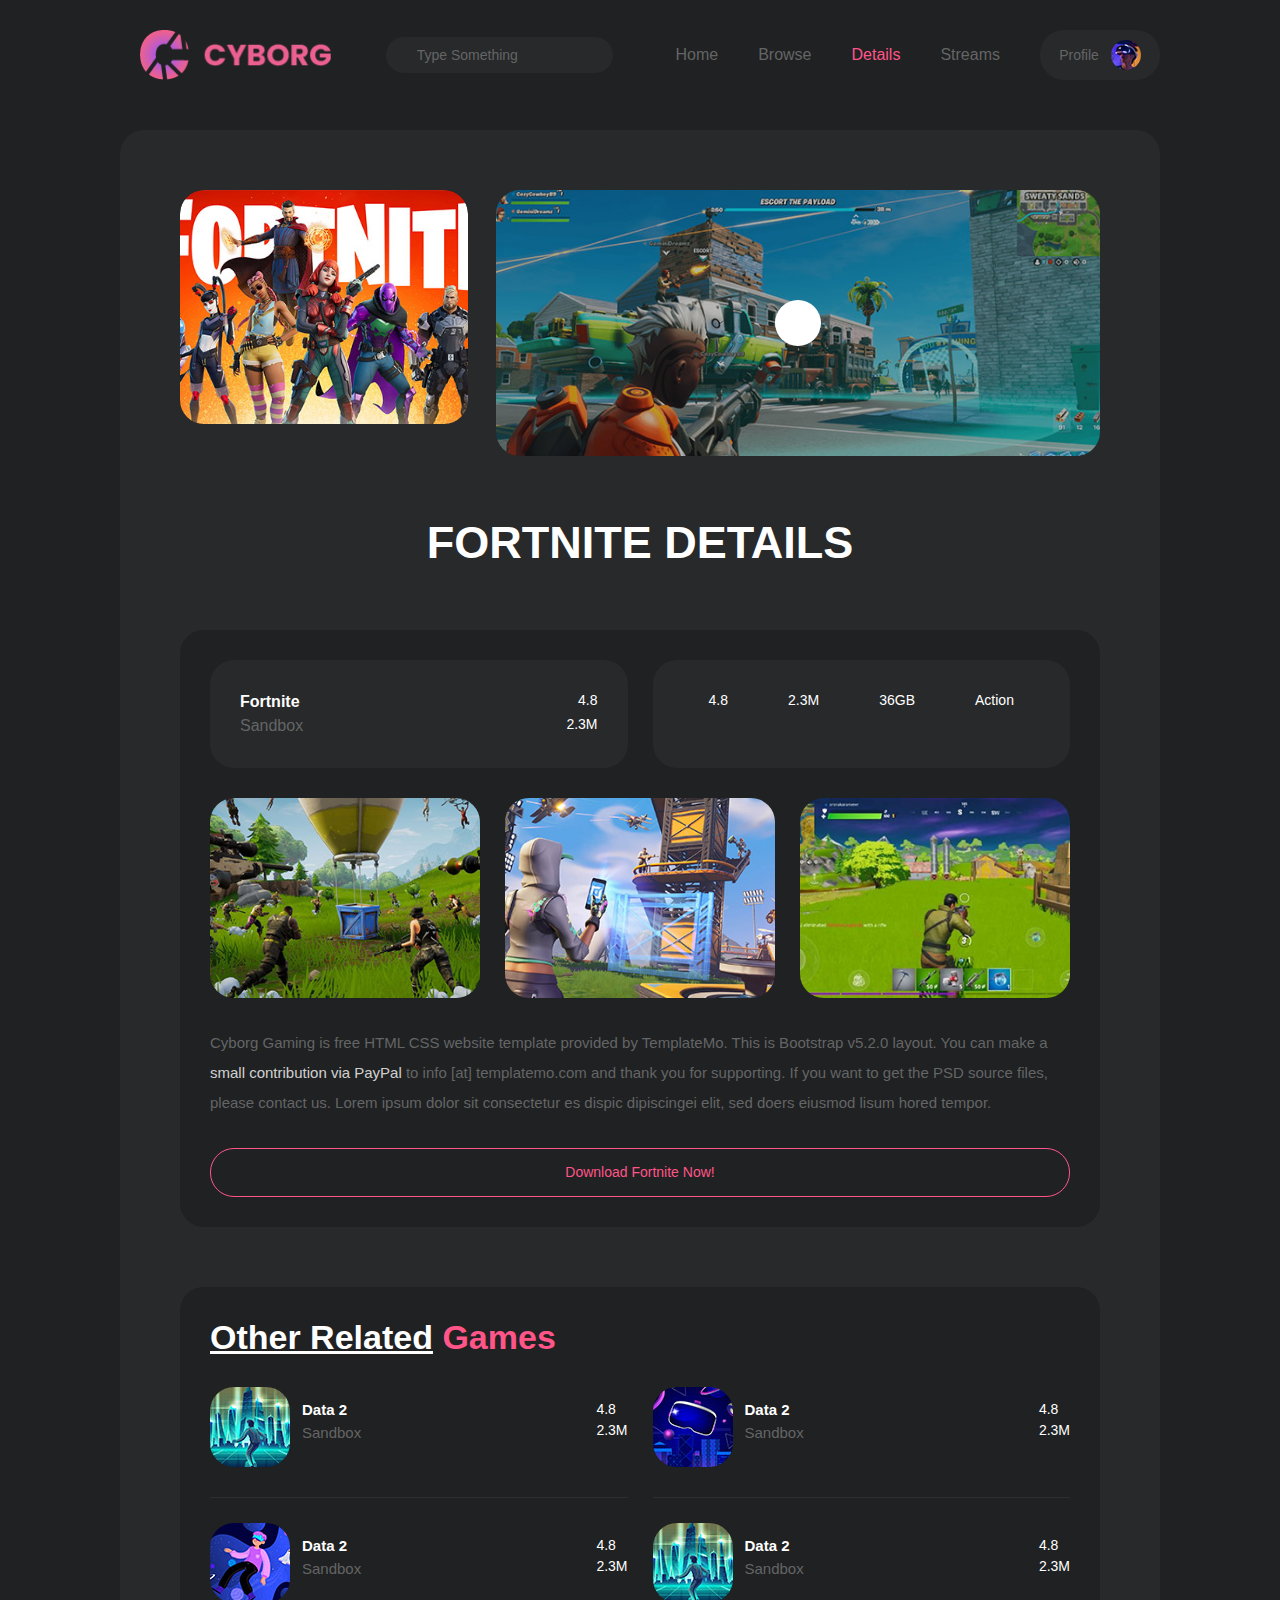
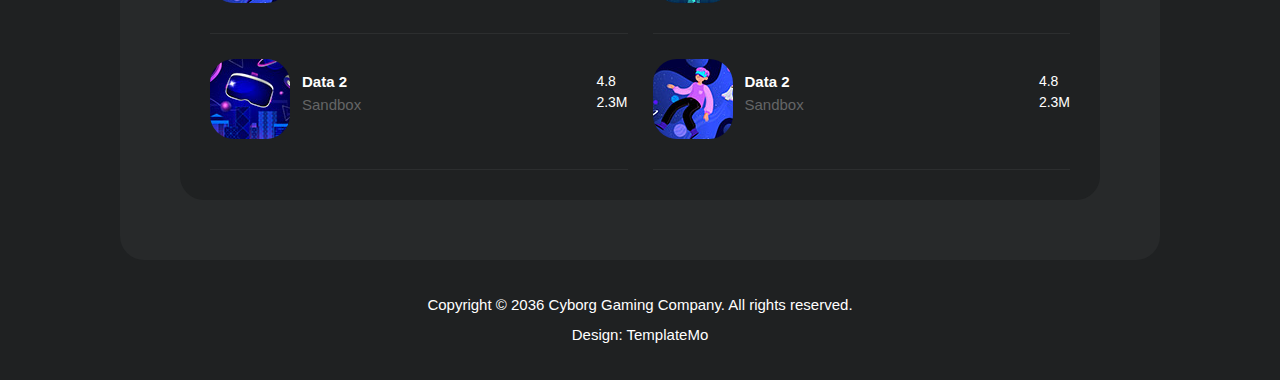
<file: details.html>
<!DOCTYPE html>
<html lang="en">

<head>
    <meta charset="UTF-8">
    <meta name="viewport" content="width=device-width, initial-scale=1.0">
    <link rel="icon" href="./assets/icons/favicon.png">
    <link rel="stylesheet" href="./assets/css/output.css">
    <link rel="stylesheet" href="https://site-assets.fontawesome.com/releases/v6.6.0/css/all.css">
    <title>Cyborg - Details</title>
</head>

<body class="font-poppins bg-blackbox">
    <!--Debut de la partie header-->
    <input type="checkbox" id="menu" class="hidden">
    <header
        class="sticky top-0 left-0 h-[80px] lg:h-[100px] px-[12px] lg:px-[64px] xl:px-[120px] 2xl:px-[140px]  bg-[#F7F7F7] lg:bg-blackbox z-[100]">
        <!--Debut menu navigation-->
        <nav
            class="relative flex items-center justify-between lg:justify-between h-full pl-[15px] lg:pl-[20px] lg:pt-[10px] lg:gap-8">
            <!--Debut Logo-->
            <a href="./home.html" class="z-[5]"><img src="./assets/icons/logo.png" alt="Logo Cyborg"
                    class="w-[191px]"></a>
            <!--Fin Logo-->

            <!-- Partie search -->
            <div class="hidden lg:flex btn-black ml-2 px-[15px] py-[10px] items-center xl:relative xl:-left-2 2xl:-left-32 focus-within:border-[1px] focus-within:border-second-text"
                id="search-bar">
                <i class="fa-solid fa-magnifying-glass inline text-second-text text-[16px] ml-2"></i>
                <input type="text" name="search" placeholder="Type Something"
                    class="bg-transparent ml-2 outline-none text-second-text placeholder:text-second-text" id="search">
            </div>
            <!-- Fin de la partie search -->


            <!--Debut du menu onglets-->
            <div class="hidden lg:block lg:bg-transparent lg:w-auto">
                <ul class="lg:flex lg:gap-8 xl:gap-10 lg:text-second-text lg:text-center">
                    <li class="onglet hover:text-primary-text lg:flex lg:items-center transition-all duration-300">
                        <a href="./home.html">Home</a>
                    </li>
                    <li class="onglet lg:flex lg:items-center hover:text-primary-text transition-all duration-300">
                        <a href="./browse.html">Browse</a>
                    </li>
                    <li class="onglet lg:flex lg:items-center text-primary-text transition-all duration-300">
                        <a href="./details.html">Details</a>
                    </li>
                    <li class="onglet lg:flex lg:items-center hover:text-primary-text transition-all duration-300">
                        <a href="./streams.html">Streams</a>
                    </li>
                    <li>
                        <a href="./profile.html"
                            class="btn-black hover:bg-primary-box hover:text-white flex justify-center items-center gap-3 py-[10px] px-[0] w-[120px]">Profile
                            <img src="./assets/icons/profile-header.jpg" alt="profile header"
                                class=" rounded-full w-[30px]"></a>
                    </li>
                </ul>
            </div>
            <!--Fin du menu onglets-->

            <!--Debut menu burger-->
            <div class="relative w-[30px] lg:hidden z-[5]">
                <label for="menu" class="relative w-[30px]">
                    <span class="burger-b"></span>
                    <span class="burger"></span>
                    <span class="burger-a"></span>
                </label>
            </div>
            <!--Fin menu burger-->
        </nav>
        <!--Fin menu navigation-->

    </header>
    <!--Fin de la partie header-->

    <!--Debut du menu onglets-->
    <div class="sticky top-[80px] z-[99] left-0 w-full">
        <input type="checkbox" id="menu" class="hidden">
        <div class="absolute left-3 right-3 min-560:left-8 min-560:right-8 min-660:left-[90px] min-660:right-[90px] md:left-[40px] md:right-[40px] top-0 z-[99] bg-white w-auto -translate-y-full transition-all duration-300"
            id="menu-show">
            <ul>
                <li class="onglet transition-all duration-300">
                    <a href="./home.html">Home</a>
                </li>
                <li class="onglet transition-all duration-300"><a href="./browse.html">Browse</a></li>
                <li class="onglet text-primary-text transition-all duration-300"><a href="./details.html">Details</a>
                </li>
                <li class="onglet transition-all duration-300"><a href="./streams.html">Streams</a></li>
                <li class="onglet"><a href="./profile.html">Profile
                    </a></li>
            </ul>
        </div>
    </div>
    <!--Fin du menu onglets-->

    <main class="px-[12px] min-560:px-[30px] min-660:px-[90px] md:px-[100px] lg:px-[50px] xl:px-[120px] 2xl:px-[140px]">
        <!-- Debut de la section container -->
        <section class="bg-graybox px-[30px] mt-[30px] md:px-[50px] lg:px-[60px] lg:py-[60px]  rounded-[24px]">
            <!-- Debut de la section feature -->
            <section class="grid gap-y-7 lg:grid-cols-3 lg:gap-y-0 lg:gap-x-7 xl:h-[265.5px] 2xl:h-[309.5px]">
                <div class="overflow-hidden rounded-[24px] w-full">
                    <img src="./assets/images/feature-left.jpg" alt="feature left" class="w-full lg:rounded-[24px]">
                </div>
                <div
                    class="w-full rounded-[24px] overflow-hidden relative grid place-items-center lg:col-start-2 lg:col-end-4">
                    <img src="./assets/images/feature-right.jpg" alt="feature right" class="w-full">
                    <a href="https://www.youtube.com/watch?v=r1b03uKWk_M" target="_blank"
                        class="absolute text-primary-text grid place-items-center h-[46px] w-[46px] rounded-full bg-white"><i
                            class="fa fa-play"></i></a>
                </div>
            </section>
            <!-- Fin de la section feature -->

            <!-- Debut de la section fornite details -->
            <section>
                <div>
                    <h1 class="my-[60px] text-white text-[45px] uppercase text-center font-bold leading-[1.2]">Fortnite
                        Details</h1>
                </div>

                <!-- Debut details bottom -->
                <div class="bg-blackbox p-[30px] rounded-[24px]">
                    <!--Debut sandbox action -->
                    <div class="lg:flex lg:gap-[25px]">

                        <div class="bg-graybox rounded-[24px] p-[30px] mb-[30px] lg:w-full">
                            <div class="flex justify-between text-white">
                                <p class="font-bold">Fortnite</p>
                                <span class="flex text-[14px] gap-1">
                                    <i class="fa fa-star text-yellow-400"></i>
                                    <p class="">4.8</p>
                                </span>
                            </div>
                            <div class="flex justify-between text-white lg">
                                <p class="text-second-text">Sandbox</p>
                                <span class="flex text-[14px] gap-1">
                                    <i class="fa fa-download text-primary-text"></i>
                                    <p class="text-[14px]">2.3M</p>
                                </span>
                            </div>
                        </div>

                        <div
                            class="relative flex justify-around flex-wrap gap-2 p-[30px] rounded-[24px] bg-graybox mb-[30px] lg:w-full">
                            <span class="text-[14px] text-white text-center">
                                <i class="fa fa-star text-yellow-400 mb-[12px]"></i>
                                <p class="">4.8</p>
                            </span>
                            <span class="text-[14px] text-white text-center">
                                <i class="fa fa-download text-primary-text mb-[12px]"></i>
                                <p class="">2.3M</p>
                            </span>
                            <span class="text-[14px] text-white text-center">
                                <i class="fa fa-server text-primary-text mb-[12px]"></i>
                                <p class="">36GB</p>
                            </span>
                            <span class="text-[14px] text-white text-center">
                                <i class="fa fa-gamepad text-primary-text mb-[12px]"></i>
                                <p class="">Action</p>
                            </span>
                        </div>
                    </div>
                    <!--Fin sandbox action -->

                    <!-- Debut box details -->
                    <div class="lg:grid lg:grid-cols-3 lg:gap-[25px]">
                        <div class="w-full overflow-hidden rounded-[24px] mb-[30px]">
                            <img src="./assets/images/details-01.jpg" alt="details-01" class="w-full">
                        </div>
                        <div class="w-full overflow-hidden rounded-[24px] mb-[30px]">
                            <img src="./assets/images/details-02.jpg" alt="details-02" class="w-full">
                        </div>
                        <div class="w-full overflow-hidden rounded-[24px] mb-[30px]">
                            <img src="./assets/images/details-03.jpg" alt="details-03" class="w-full">
                        </div>
                    </div>
                    <!-- Fin box details -->

                    <!-- Debut Text details -->
                    <div>
                        <p class="text-second-text text-[15px] leading-[30px]">Cyborg Gaming is free HTML CSS website
                            template provided by TemplateMo. This is Bootstrap v5.2.0
                            layout. You can make a <a href="https://paypal.me/templatemo" target="_blank"
                                class="text-white/80">small contribution via PayPal</a> to info [at] templatemo.com and
                            thank you
                            for supporting. If you want to get the PSD source files, please contact us. Lorem ipsum
                            dolor
                            sit consectetur es dispic dipiscingei elit, sed doers eiusmod lisum hored tempor.</p>
                    </div>
                    <!-- Fin Text details -->

                    <!-- Debut btn details -->
                    <div class="w-full">
                        <a href="#"
                            class="btn-black w-full text-center leading-[1.2] bg-transparent text-primary-text mt-[30px] border-[1px] border-primary-text hover:bg-white hover:text-primary-text hover:border-white min-560:py-[15px]">Download
                            Fortnite Now!</a>
                    </div>
                    <!-- Debut btn details -->

                </div>
                <!-- Fin details bottom -->
                <!-- Fin de la section fornite details -->
            </section>

            <!-- Debut de la section other related -->
            <section class="relative mt-[60px] p-[30px] bg-blackbox rounded-[24px]">
                <div>
                    <h1 class="text-[20px] font-bold leading-[1.2] mb-[30px] lg:text-[34px]"><span
                            class="text-white underline">Other
                            Related</span><span class="text-primary-text"> Games</span></h1>
                </div>

                <!-- Debut Popular games -->
                <div class="w-full lg:grid lg:grid-cols-2 lg:gap-[25px]">

                    <!-- Debut game 01 -->
                    <div class="grid grid-cols-[80px_1fr] gap-3 border-b-[1px] border-second-text/20 mb-[30px] lg:mb-0">
                        <div class="rounded-[24px] w-[80px] overflow-hidden mb-[30px]">
                            <img src="./assets/images/game-01.jpg" alt="game 1" class="w-full">
                        </div>
                        <div class="flex justify-between mt-[12px]">
                            <div class="text-white text-[15px]">
                                <p class="font-bold">Data 2</p>
                                <p class="text-second-text">Sandbox</p>
                            </div>
                            <div class=" text-white">
                                <span class="flex text-[14px] gap-1">
                                    <i class="fa fa-star text-yellow-400"></i>
                                    <p class="text-[14px]">4.8</p>
                                </span>
                                <span class="flex text-[14px] gap-1">
                                    <i class="fa fa-download text-primary-text"></i>
                                    <p class="text-[14px]">2.3M</p>
                                </span>
                            </div>

                        </div>
                    </div>
                    <!-- Fin game 01 -->

                    <!-- Debut game 02 -->
                    <div class="grid grid-cols-[80px_1fr] gap-3 border-b-[1px] border-second-text/20 mb-[30px] lg:mb-0">
                        <div class="rounded-[24px] w-[80px] overflow-hidden mb-[30px]">
                            <img src="./assets/images/game-02.jpg" alt="game 1" class="w-full">
                        </div>
                        <div class="flex justify-between mt-[12px]">
                            <div class="text-white text-[15px]">
                                <p class="font-bold">Data 2</p>
                                <p class="text-second-text">Sandbox</p>
                            </div>
                            <div class=" text-white">
                                <span class="flex text-[14px] gap-1">
                                    <i class="fa fa-star text-yellow-400"></i>
                                    <p class="text-[14px]">4.8</p>
                                </span>
                                <span class="flex text-[14px] gap-1">
                                    <i class="fa fa-download text-primary-text"></i>
                                    <p class="text-[14px]">2.3M</p>
                                </span>
                            </div>

                        </div>
                    </div>
                    <!-- Fin game 02 -->

                    <!-- Debut game 03 -->
                    <div class="grid grid-cols-[80px_1fr] gap-3 border-b-[1px] border-second-text/20 mb-[30px] lg:mb-0">
                        <div class="rounded-[24px] w-[80px] overflow-hidden mb-[30px]">
                            <img src="./assets/images/game-03.jpg" alt="game 1" class="w-full">
                        </div>
                        <div class="flex justify-between mt-[12px]">
                            <div class="text-white text-[15px]">
                                <p class="font-bold">Data 2</p>
                                <p class="text-second-text">Sandbox</p>
                            </div>
                            <div class=" text-white">
                                <span class="flex text-[14px] gap-1">
                                    <i class="fa fa-star text-yellow-400"></i>
                                    <p class="text-[14px]">4.8</p>
                                </span>
                                <span class="flex text-[14px] gap-1">
                                    <i class="fa fa-download text-primary-text"></i>
                                    <p class="text-[14px]">2.3M</p>
                                </span>
                            </div>

                        </div>
                    </div>
                    <!-- Fin game 03 -->

                    <!-- Debut game 01 -->
                    <div class="grid grid-cols-[80px_1fr] gap-3 border-b-[1px] border-second-text/20 mb-[30px] lg:mb-0">
                        <div class="rounded-[24px] w-[80px] overflow-hidden mb-[30px]">
                            <img src="./assets/images/game-01.jpg" alt="game 1" class="w-full">
                        </div>
                        <div class="flex justify-between mt-[12px]">
                            <div class="text-white text-[15px]">
                                <p class="font-bold">Data 2</p>
                                <p class="text-second-text">Sandbox</p>
                            </div>
                            <div class=" text-white">
                                <span class="flex text-[14px] gap-1">
                                    <i class="fa fa-star text-yellow-400"></i>
                                    <p class="text-[14px]">4.8</p>
                                </span>
                                <span class="flex text-[14px] gap-1">
                                    <i class="fa fa-download text-primary-text"></i>
                                    <p class="text-[14px]">2.3M</p>
                                </span>
                            </div>

                        </div>
                    </div>
                    <!-- Fin game 01 -->

                    <!-- Debut game 02 -->
                    <div class="grid grid-cols-[80px_1fr] gap-3 border-b-[1px] border-second-text/20 mb-[30px] lg:mb-0">
                        <div class="rounded-[24px] w-[80px] overflow-hidden mb-[30px]">
                            <img src="./assets/images/game-02.jpg" alt="game 1" class="w-full">
                        </div>
                        <div class="flex justify-between mt-[12px]">
                            <div class="text-white text-[15px]">
                                <p class="font-bold">Data 2</p>
                                <p class="text-second-text">Sandbox</p>
                            </div>
                            <div class=" text-white">
                                <span class="flex text-[14px] gap-1">
                                    <i class="fa fa-star text-yellow-400"></i>
                                    <p class="text-[14px]">4.8</p>
                                </span>
                                <span class="flex text-[14px] gap-1">
                                    <i class="fa fa-download text-primary-text"></i>
                                    <p class="text-[14px]">2.3M</p>
                                </span>
                            </div>

                        </div>
                    </div>
                    <!-- Fin game 02 -->

                    <!-- Debut game 03 -->
                    <div class="grid grid-cols-[80px_1fr] gap-3 border-b-[1px] border-second-text/20">
                        <div class="rounded-[24px] w-[80px] overflow-hidden mb-[30px]">
                            <img src="./assets/images/game-03.jpg" alt="game 1" class="w-full">
                        </div>
                        <div class="flex justify-between mt-[12px]">
                            <div class="text-white text-[15px]">
                                <p class="font-bold">Data 2</p>
                                <p class="text-second-text">Sandbox</p>
                            </div>
                            <div class=" text-white">
                                <span class="flex text-[14px] gap-1">
                                    <i class="fa fa-star text-yellow-400"></i>
                                    <p class="text-[14px]">4.8</p>
                                </span>
                                <span class="flex text-[14px] gap-1">
                                    <i class="fa fa-download text-primary-text"></i>
                                    <p class="text-[14px]">2.3M</p>
                                </span>
                            </div>

                        </div>
                    </div>
                    <!-- Fin game 03 -->

                </div>
                <!-- Debut Popular games -->
            </section>
            <!-- Fin de la section container -->
    </main>
    <footer
        class="py-[30px] px-[12px] min-560:px-[30px] min-660:px-[90px] md:px-[40px] lg:px-[50px] xl:px-[120px] 2xl:px-[140px]">
        <div class="text-white text-[15px] text-center font-light leading-[30px]">
            <p>Copyright &copy; 2036 Cyborg Gaming Company. All rights reserved.</p>
            <p>Design: TemplateMo</p>
        </div>
    </footer>
</body>

</html>
</file>
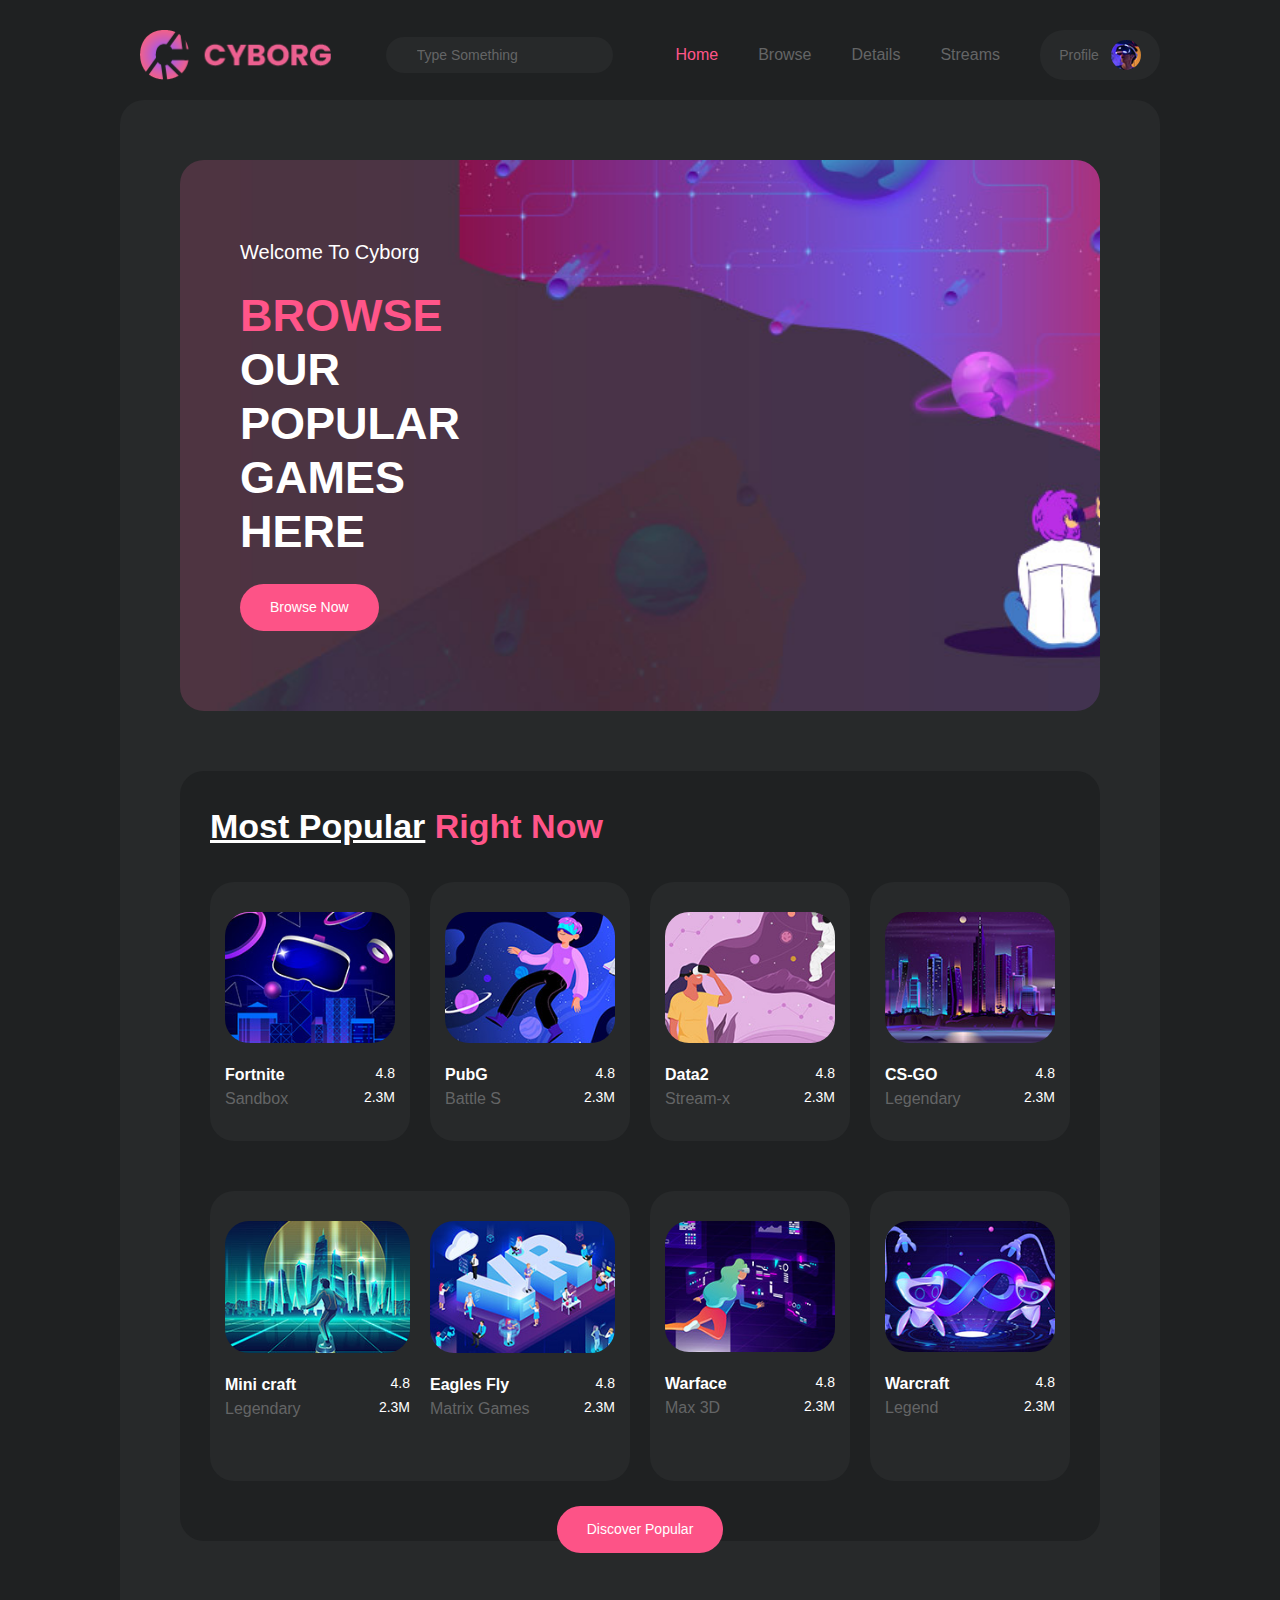
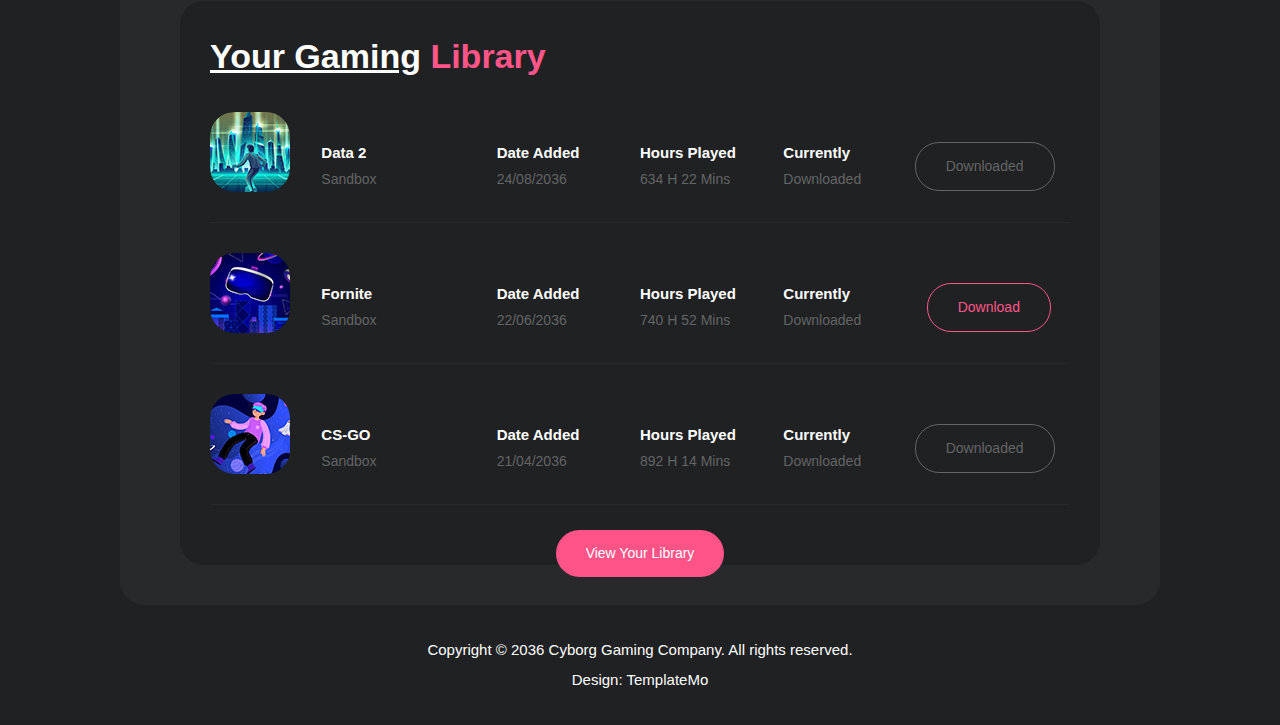
<file: home.html>
<!DOCTYPE html>
<html lang="en">

<head>
    <meta charset="UTF-8">
    <meta name="viewport" content="width=device-width, initial-scale=1.0">
    <link rel="icon" href="./assets/icons/favicon.png">
    <link rel="stylesheet" href="./assets/css/output.css">
    <link rel="stylesheet" href="https://site-assets.fontawesome.com/releases/v6.6.0/css/all.css">
    <title>Cyborg - Home</title>
</head>

<body class="font-poppins bg-blackbox">
    <!--Debut de la partie header-->
    <input type="checkbox" id="menu" class="hidden">
    <header
        class="sticky top-0 left-0 h-[80px] lg:h-[100px] px-[12px] lg:px-[64px] xl:px-[120px] 2xl:px-[140px]  bg-[#F7F7F7] lg:bg-blackbox z-[100]">
        <!--Debut menu navigation-->
        <nav
            class="relative flex items-center justify-between lg:justify-between h-full pl-[15px] lg:pl-[20px] lg:pt-[10px] lg:gap-8">
            <!--Debut Logo-->
            <a href="./home.html" class="z-[5]"><img src="./assets/icons/logo.png" alt="Logo Cyborg"
                    class="w-[191px]"></a>
            <!--Fin Logo-->

            <!-- Partie search -->
            <div class="hidden lg:flex btn-black ml-2 px-[15px] py-[10px] items-center xl:relative xl:-left-2 2xl:-left-32 focus-within:border-[1px] focus-within:border-second-text"
                id="search-bar">
                <i class="fa-solid fa-magnifying-glass inline text-second-text text-[16px] ml-2"></i>
                <input type="text" name="search" placeholder="Type Something"
                    class="bg-transparent ml-2 outline-none text-second-text placeholder:text-second-text" id="search">
            </div>
            <!-- Fin de la partie search -->


            <!--Debut du menu onglets-->
            <div class="hidden lg:block lg:bg-transparent lg:w-auto">
                <ul class="lg:flex lg:gap-8 xl:gap-10 lg:text-second-text lg:text-center">
                    <li class="onglet text-primary-text lg:flex lg:items-center transition-all duration-300">
                        <a href="./home.html">Home</a>
                    </li>
                    <li class="onglet lg:flex lg:items-center hover:text-primary-text transition-all duration-300">
                        <a href="./browse.html">Browse</a>
                    </li>
                    <li class="onglet lg:flex lg:items-center hover:text-primary-text transition-all duration-300">
                        <a href="./details.html">Details</a>
                    </li>
                    <li class="onglet lg:flex lg:items-center hover:text-primary-text transition-all duration-300">
                        <a href="./streams.html">Streams</a>
                    </li>
                    <li>
                        <a href="./profile.html"
                            class="btn-black hover:bg-primary-box hover:text-white flex justify-center items-center gap-3 py-[10px] px-[0] w-[120px]">Profile
                            <img src="./assets/icons/profile-header.jpg" alt="profile header"
                                class=" rounded-full w-[30px]"></a>
                    </li>
                </ul>
            </div>
            <!--Fin du menu onglets-->

            <!--Debut menu burger-->
            <div class="relative w-[30px] lg:hidden z-[5]">
                <label for="menu" class="relative w-[30px]">
                    <span class="burger-b"></span>
                    <span class="burger"></span>
                    <span class="burger-a"></span>
                </label>
            </div>
            <!--Fin menu burger-->
        </nav>
        <!--Fin menu navigation-->

    </header>
    <!--Fin de la partie header-->

    <!--Debut du menu onglets-->
    <div class="sticky top-[80px] z-[99] left-0 w-full">
        <input type="checkbox" id="menu" class="hidden">
        <div class="absolute left-3 right-3 min-560:left-8 min-560:right-8 min-660:left-[90px] min-660:right-[90px] md:left-[40px] md:right-[40px] top-0 z-[99] bg-white w-auto -translate-y-full transition-all duration-300"
            id="menu-show">
            <ul>
                <li class="onglet text-primary-text transition-all duration-300">
                    <a href="./home.html">Home</a>
                </li>
                <li class="onglet transition-all duration-300"><a href="./browse.html">Browse</a></li>
                <li class="onglet transition-all duration-300"><a href="./details.html">Details</a></li>
                <li class="onglet transition-all duration-300"><a href="./streams.html">Streams</a></li>
                <li class="onglet"><a href="./profile.html">Profile
                    </a></li>
            </ul>
        </div>
    </div>
    <!--Fin du menu onglets-->


    <main class="px-[12px] min-560:px-[30px] min-660:px-[90px] md:px-[40px] lg:px-[50px] xl:px-[120px] 2xl:px-[140px]">
        <!-- Debut de la section container -->
        <section class="bg-graybox px-[30px] md:px-[50px] lg:px-[60px] lg:py-[40px]  rounded-[24px]">
            <!-- Debut de la section main banner -->
            <section
                class="bg-banner-bg bg-center bg-cover mt-[20px] py-[80px] px-[60px] md:pr-[380px] lg:pr-[600px] text-center md:text-start rounded-[24px]">
                <div>
                    <h6 class="text-[20px] text-white capitalize mb-[25px] leading-[1.2]">Welcome to cyborg</h6>
                    <h4 class="text-[35px] md:text-[45px] text-white uppercase font-bold mb-[25px] leading-[1.2]"><span
                            class="text-primary-text">Browse</span> our popular games here</h4>
                    <a href="./browse.html" class="btn-primary justify-center">Browse Now</a>
                </div>
            </section>
            <!-- Fin de la section main banner -->

            <!-- Debut de la section Most popular -->
            <section class="relative my-[60px] p-[30px] bg-blackbox rounded-[24px]">
                <div>
                    <h1 class="text-[20px] font-bold mb-[30px] lg:text-[34px]"><span class="text-white underline">Most
                            Popular</span><span class="text-primary-text"> Right Now</span></h1>
                </div>

                <!-- Debut Popular games -->
                <div
                    class="min-560:grid min-560:grid-cols-2 min-560:gap-5 min-560:text-[14px] lg:grid-cols-4 lg:text-[16px]">

                    <!-- Debut Fornite -->
                    <div class="bg-graybox rounded-[24px] py-[30px] px-[15px] mb-[30px]">
                        <div class="rounded-[24px] w-full overflow-hidden">
                            <img src="./assets/images/popular-01.jpg" alt="popular 01" class="w-full">
                        </div>
                        <div>
                            <div class="flex justify-between mt-[20px] text-white">
                                <p class="font-bold">Fortnite</p>
                                <span class="flex text-[14px] gap-1">
                                    <i class="fa fa-star text-yellow-400"></i>
                                    <p class="">4.8</p>
                                </span>
                            </div>
                            <div class="flex justify-between text-white">
                                <p class="text-second-text">Sandbox</p>
                                <span class="flex text-[14px] gap-1">
                                    <i class="fa fa-download text-primary-text"></i>
                                    <p class="text-[14px]">2.3M</p>
                                </span>
                            </div>
                        </div>
                    </div>
                    <!-- Fin Fornite -->

                    <!-- Debut PubG -->
                    <div class="bg-graybox rounded-[24px] py-[30px] px-[15px] mb-[30px]">
                        <div class="rounded-[24px] overflow-hidden w-full">
                            <img src="./assets/images/popular-02.jpg" alt="popular 01" class="w-full">
                        </div>
                        <div>
                            <div class="flex justify-between mt-[20px] text-white">
                                <p class="font-bold">PubG</p>
                                <span class="flex text-[14px] gap-1">
                                    <i class="fa fa-star text-yellow-400"></i>
                                    <p class="">4.8</p>
                                </span>
                            </div>
                            <div class="flex justify-between text-white">
                                <p class="text-second-text">Battle S</p>
                                <span class="flex text-[14px] gap-1">
                                    <i class="fa fa-download text-primary-text"></i>
                                    <p class="text-[14px]">2.3M</p>
                                </span>
                            </div>
                        </div>
                    </div>
                    <!-- Fin PubG -->

                    <!-- Debut Data2 -->
                    <div class="bg-graybox rounded-[24px] py-[30px] px-[15px] mb-[30px]">
                        <div class="rounded-[24px] overflow-hidden">
                            <img src="./assets/images/popular-03.jpg" alt="popular 01" class="w-full">
                        </div>
                        <div>
                            <div class="flex justify-between mt-[20px] text-white">
                                <p class="font-bold">Data2</p>
                                <span class="flex text-[14px] gap-1">
                                    <i class="fa fa-star text-yellow-400"></i>
                                    <p class="">4.8</p>
                                </span>
                            </div>
                            <div class="flex justify-between text-white">
                                <p class="text-second-text">Stream-x</p>
                                <span class="flex text-[14px] gap-1">
                                    <i class="fa fa-download text-primary-text"></i>
                                    <p class="text-[14px]">2.3M</p>
                                </span>
                            </div>
                        </div>
                    </div>
                    <!-- Fin Data2 -->

                    <!-- Debut CS-GO -->
                    <div class="bg-graybox rounded-[24px] py-[30px] px-[15px] mb-[30px]">
                        <div class="rounded-[24px] overflow-hidden">
                            <img src="./assets/images/popular-04.jpg" alt="popular 01" class="w-full">
                        </div>
                        <div>
                            <div class="flex justify-between mt-[20px] text-white">
                                <p class="font-bold">CS-GO</p>
                                <span class="flex text-[14px] gap-1">
                                    <i class="fa fa-star text-yellow-400"></i>
                                    <p class="">4.8</p>
                                </span>
                            </div>
                            <div class="flex justify-between text-white">
                                <p class="text-second-text">Legendary</p>
                                <span class="flex text-[14px] gap-1">
                                    <i class="fa fa-download text-primary-text"></i>
                                    <p class="text-[14px]">2.3M</p>
                                </span>
                            </div>
                        </div>
                    </div>
                    <!-- Fin CS-GO -->

                    <!-- Debut Double card -->
                    <div
                        class="bg-graybox rounded-[24px] py-[30px] px-[15px] mb-[30px] min-560:col-start-1 min-560:col-end-3 min-560:grid min-560:grid-cols-2 min-560:gap-5">
                        <!-- Debut Mini Craft -->
                        <div class="mb-[30px]">
                            <div class="rounded-[24px] overflow-hidden">
                                <img src="./assets/images/popular-05.jpg" alt="popular 01" class="w-full">
                            </div>
                            <div>
                                <div class="flex justify-between mt-[20px] text-white">
                                    <p class="font-bold">Mini craft</p>
                                    <span class="flex text-[14px] gap-1">
                                        <i class="fa fa-star text-yellow-400"></i>
                                        <p class="">4.8</p>
                                    </span>
                                </div>
                                <div class="flex justify-between text-white">
                                    <p class="text-second-text">Legendary</p>
                                    <span class="flex text-[14px] gap-1">
                                        <i class="fa fa-download text-primary-text"></i>
                                        <p class="text-[14px]">2.3M</p>
                                    </span>
                                </div>
                            </div>
                        </div>
                        <!-- Fin Mini Craft -->

                        <!-- Debut Eagles Fly -->
                        <div class="">
                            <div class="">
                                <div class="rounded-[24px] overflow-hidden">
                                    <img src="./assets/images/popular-06.jpg" alt="popular 01" class="w-full">
                                </div>
                                <div>
                                    <div class="flex justify-between mt-[20px] text-white">
                                        <p class="font-bold">Eagles Fly</p>
                                        <span class="flex text-[14px] gap-1">
                                            <i class="fa fa-star text-yellow-400"></i>
                                            <p class="">4.8</p>
                                        </span>
                                    </div>
                                    <div class="flex justify-between text-white">
                                        <p class="text-second-text">Matrix Games</p>
                                        <span class="flex text-[14px] gap-1">
                                            <i class="fa fa-download text-primary-text"></i>
                                            <p class="text-[14px]">2.3M</p>
                                        </span>
                                    </div>
                                </div>
                            </div>
                        </div>
                        <!-- Fin Eagles Fly -->
                    </div>
                    <!-- Fin Double card -->

                    <!-- Debut Warface -->
                    <div class="bg-graybox rounded-[24px] py-[30px] px-[15px] mb-[30px]">
                        <div class="rounded-[24px] overflow-hidden">
                            <img src="./assets/images/popular-07.jpg" alt="popular 01" class="w-full">
                        </div>
                        <div>
                            <div class="flex justify-between mt-[20px] text-white">
                                <p class="font-bold">Warface</p>
                                <span class="flex text-[14px] gap-1">
                                    <i class="fa fa-star text-yellow-400"></i>
                                    <p class="">4.8</p>
                                </span>
                            </div>
                            <div class="flex justify-between text-white">
                                <p class="text-second-text">Max 3D</p>
                                <span class="flex text-[14px] gap-1">
                                    <i class="fa fa-download text-primary-text"></i>
                                    <p class="text-[14px]">2.3M</p>
                                </span>
                            </div>
                        </div>
                    </div>
                    <!-- Fin Warface -->

                    <!-- Debut Warcraft -->
                    <div class="bg-graybox rounded-[24px] py-[30px] px-[15px] mb-[30px]">
                        <div class="rounded-[24px] overflow-hidden">
                            <img src="./assets/images/popular-08.jpg" alt="popular 01" class="w-full">
                        </div>
                        <div>
                            <div class="flex justify-between mt-[20px] text-white">
                                <p class="font-bold">Warcraft</p>
                                <span class="flex text-[14px] gap-1">
                                    <i class="fa fa-star text-yellow-400"></i>
                                    <p class="">4.8</p>
                                </span>
                            </div>
                            <div class="flex justify-between text-white">
                                <p class="text-second-text">Legend</p>
                                <span class="flex text-[14px] gap-1">
                                    <i class="fa fa-download text-primary-text"></i>
                                    <p class="text-[14px]">2.3M</p>
                                </span>
                            </div>
                        </div>
                    </div>
                    <!-- Fin Warcraft -->
                </div>
                <!-- Fin Popular games -->

                <div class="flex justify-center">
                    <a href="./browse.html" class="btn-primary absolute -bottom-3">Discover Popular</a>
                </div>
            </section>
            <!-- Fin de la section Most popular -->

            <!-- Debut section Gaming library -->
            <section class="relative mt-[30px] rounded-[24px] bg-blackbox p-[30px]">
                <div>
                    <h1 class="text-[19px] lg:text-[34px] capitalize font-bold mb-[30px]"><span
                            class="text-white underline">Your
                            gaming</span> <span class="text-primary-text">library</span></h1>
                    <!-- Debut Library one -->
                    <div class="grid grid-cols-2 lg:grid-cols-6">
                        <div
                            class="col-start-1 col-end-3 md:col-end-2 w-full rounded-[24px] overflow-hidden grid place-items-center md:place-items-start">
                            <span class="rounded-[24px] overflow-hidden w-[80px]">
                                <img src="./assets/images/game-01.jpg" alt="game 1" class="w-full">
                            </span>
                        </div>
                        <div class="mt-[30px] text-center md:text-start xl:relative">
                            <h4
                                class="text-white text-[15px] font-bold flex flex-col xl:absolute xl:-left-8 2xl:-left-12">
                                Data 2 <span class="text-[14px] text-second-text font-normal mt-[5px]">Sandbox</span>
                            </h4>
                        </div>
                        <div class="mt-[30px] text-center md:text-start">
                            <h4 class="text-white text-[15px] font-bold flex flex-col">Date Added <span
                                    class="text-[14px] text-second-text font-normal mt-[5px]">24/08/2036</span></h4>
                        </div>

                        <div class="mt-[30px] text-center md:text-start">
                            <h4 class="text-white text-[15px] font-bold flex flex-col">Hours Played <span
                                    class="text-[14px] text-second-text font-normal mt-[5px]">634 H 22 Mins</span></h4>
                        </div>
                        <div class="mt-[30px] text-center md:text-start">
                            <h4 class="text-white text-[15px] font-bold flex flex-col">Currently <span
                                    class="text-[14px] text-second-text font-normal mt-[5px]">Downloaded</span></h4>
                        </div>

                        <div
                            class="col-start-1 col-end-3 md:col-start-2 lg:col-start-6 lg:col-end-7 grid place-items-center md:place-items-start lg:relative">
                            <a href="#"
                                class="btn-black bg-transparent text-second-text mt-[30px] border-[1px] border-second-text lg:absolute lg:-left-3">Downloaded</a>
                        </div>
                    </div>

                </div>
                <div class="h-[1px] w-full bg-graybox my-[30px]"></div>
                </div>
                <!-- Fin Library one -->

                <!-- Debut Library two -->
                <div class="grid grid-cols-2 lg:grid-cols-6">
                    <div
                        class="col-start-1 col-end-3 md:col-end-2 w-full rounded-[24px] overflow-hidden grid place-items-center md:place-items-start">
                        <span class="rounded-[24px] overflow-hidden w-[80px]">
                            <img src="./assets/images/game-02.jpg" alt="game 1" class="w-full">
                        </span>
                    </div>
                    <div class="mt-[30px] text-center md:text-start xl:relative">
                        <h4 class="text-white text-[15px] font-bold flex flex-col xl:absolute xl:-left-8 2xl:-left-12">
                            Fornite <span class="text-[14px] text-second-text font-normal mt-[5px]">Sandbox</span></h4>
                    </div>
                    <div class="mt-[30px] text-center md:text-start">
                        <h4 class="text-white text-[15px] font-bold flex flex-col">Date Added <span
                                class="text-[14px] text-second-text font-normal mt-[5px]">22/06/2036</span></h4>
                    </div>

                    <div class="mt-[30px] text-center md:text-start">
                        <h4 class="text-white text-[15px] font-bold flex flex-col">Hours Played <span
                                class="text-[14px] text-second-text font-normal mt-[5px]">740 H 52 Mins</span></h4>
                    </div>
                    <div class="mt-[30px] text-center md:text-start">
                        <h4 class="text-white text-[15px] font-bold flex flex-col">Currently <span
                                class="text-[14px] text-second-text font-normal mt-[5px]">Downloaded</span></h4>
                    </div>

                    <div
                        class="col-start-1 col-end-3 md:col-start-2 lg:col-start-6 lg:col-end-7 grid place-items-center md:place-items-start lg:relative">
                        <a href="#"
                            class="btn-black bg-transparent text-primary-text mt-[30px] border-[1px] border-primary-text lg:absolute">Download</a>
                    </div>
                </div>

                </div>
                <div class="h-[1px] w-full bg-graybox my-[30px]"></div>
                </div>
                <!-- Fin Library two -->

                <!-- Debut Library tree -->
                <div class="grid grid-cols-2 lg:grid-cols-6">
                    <div
                        class="col-start-1 col-end-3 md:col-end-2 w-full rounded-[24px] overflow-hidden grid place-items-center md:place-items-start">
                        <span class="rounded-[24px] overflow-hidden w-[80px]">
                            <img src="./assets/images/game-03.jpg" alt="game 1" class="w-full">
                        </span>
                    </div>
                    <div class="mt-[30px] text-center md:text-start xl:relative">
                        <h4 class="text-white text-[15px] font-bold flex flex-col xl:absolute xl:-left-8 2xl:-left-12">
                            CS-GO <span class="text-[14px] text-second-text font-normal mt-[5px]">Sandbox</span></h4>
                    </div>
                    <div class="mt-[30px] text-center md:text-start">
                        <h4 class="text-white text-[15px] font-bold flex flex-col">Date Added <span
                                class="text-[14px] text-second-text font-normal mt-[5px]">21/04/2036</span></h4>
                    </div>

                    <div class="mt-[30px] text-center md:text-start">
                        <h4 class="text-white text-[15px] font-bold flex flex-col">Hours Played <span
                                class="text-[14px] text-second-text font-normal mt-[5px]">892 H 14 Mins</span></h4>
                    </div>
                    <div class="mt-[30px] text-center md:text-start">
                        <h4 class="text-white text-[15px] font-bold flex flex-col">Currently <span
                                class="text-[14px] text-second-text font-normal mt-[5px]">Downloaded</span></h4>
                    </div>

                    <div
                        class="col-start-1 col-end-3 md:col-start-2 lg:col-start-6 lg:col-end-7 grid place-items-center md:place-items-start lg:relative">
                        <a href="#"
                            class="btn-black bg-transparent text-second-text mt-[30px] border-[1px] border-second-text lg:absolute lg:-left-3">Downloaded</a>
                    </div>
                </div>

                </div>
                <div class="h-[1px] w-full bg-graybox my-[30px]"></div>
                </div>
                <!-- Fin Library tree -->
                <div class="flex justify-center">
                    <a href="./profile.html" class="btn-primary absolute -bottom-3">View Your Library</a>
                </div>

            </section>
            <!-- Fin section Gaming library -->

        </section>
        <!-- Fin de la section container -->
    </main>

    <footer
        class="py-[30px] px-[12px] min-560:px-[30px] min-660:px-[90px] md:px-[40px] lg:px-[50px] xl:px-[120px] 2xl:px-[140px]">
        <div class="text-white text-[15px] text-center font-light leading-[30px]">
            <p>Copyright &copy; 2036 Cyborg Gaming Company. All rights reserved.</p>
            <p>Design: TemplateMo</p>
        </div>
    </footer>
</body>

</html>
</file>
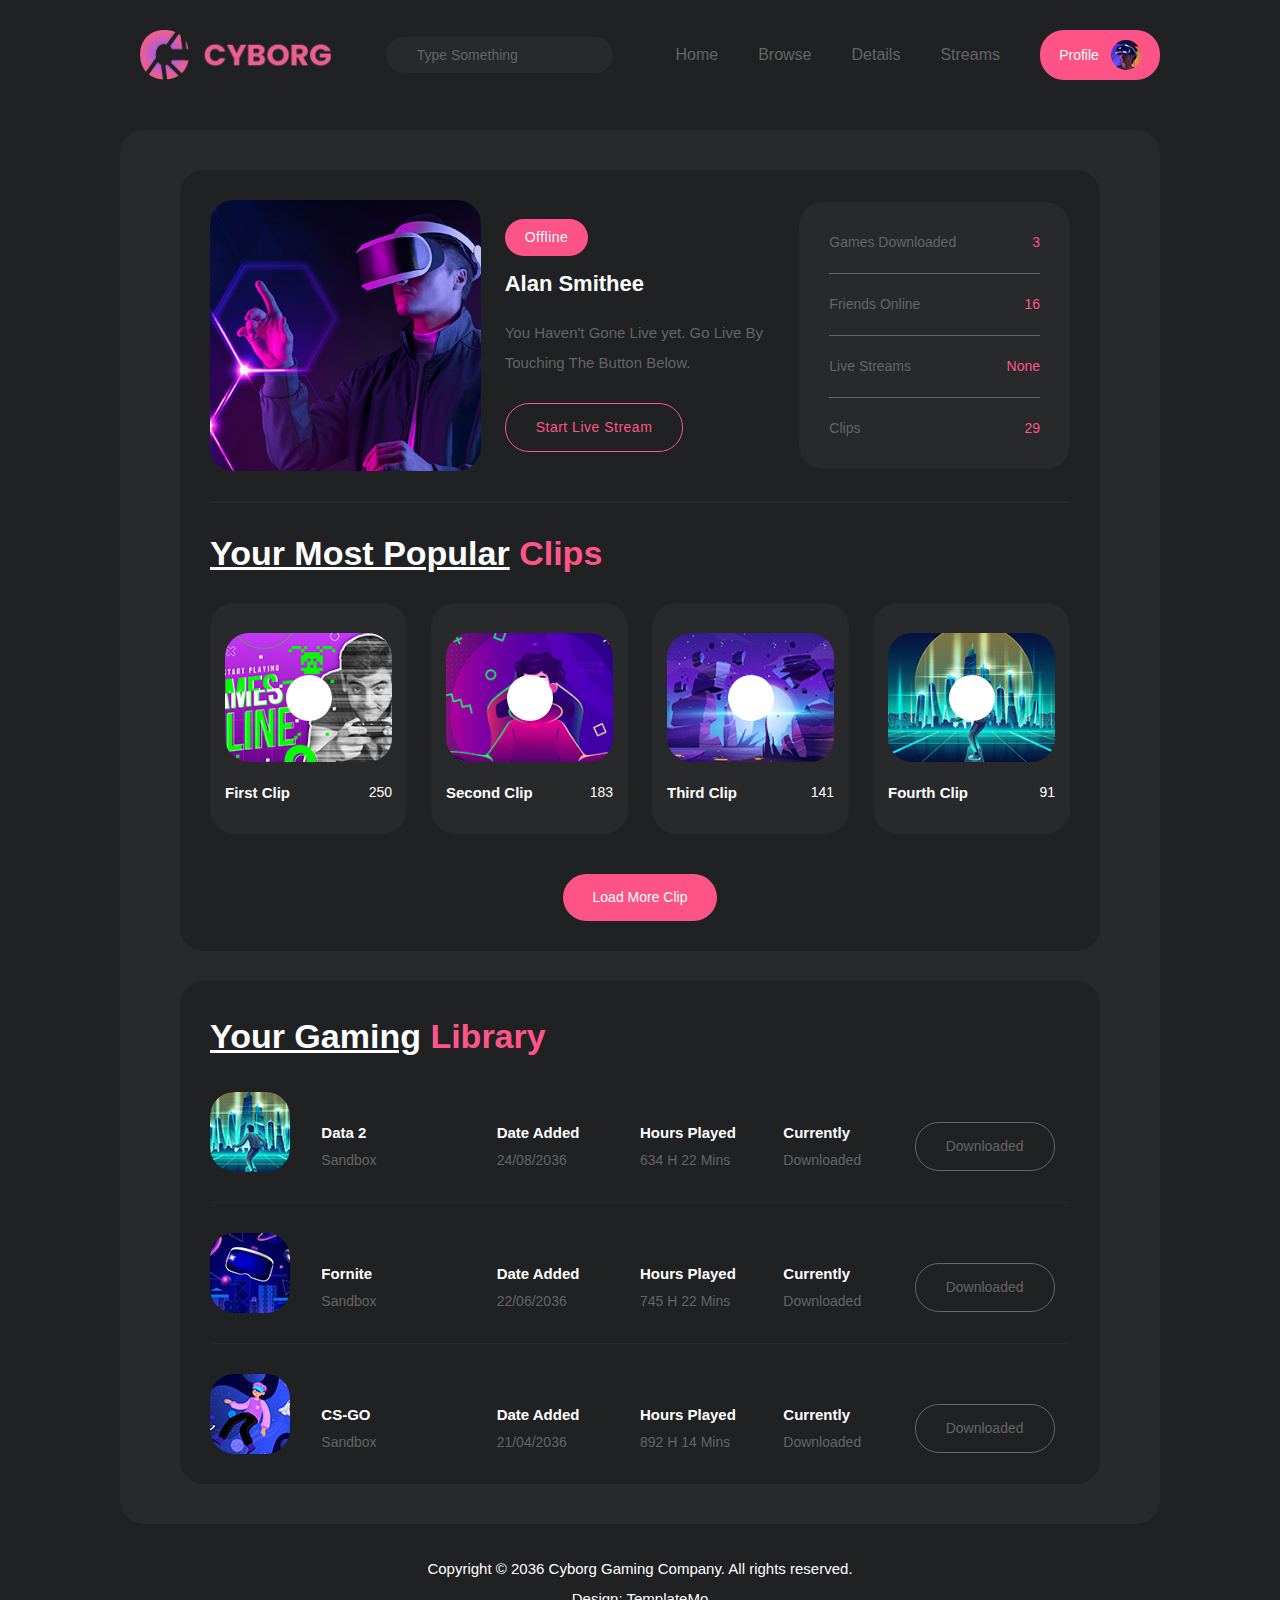
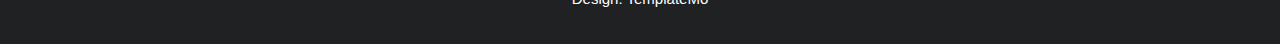
<file: profile.html>
<!DOCTYPE html>
<html lang="en">

<head>
    <meta charset="UTF-8">
    <meta name="viewport" content="width=device-width, initial-scale=1.0">
    <link rel="icon" href="./assets/icons/favicon.png">
    <link rel="stylesheet" href="./assets/css/output.css">
    <link rel="stylesheet" href="https://site-assets.fontawesome.com/releases/v6.6.0/css/all.css">
    <title>Cyborg - Profile</title>
</head>

<body class="font-poppins bg-blackbox">
    <!--Debut de la partie header-->
    <input type="checkbox" id="menu" class="hidden">
    <header
        class="sticky top-0 left-0 h-[80px] lg:h-[100px] px-[12px] lg:px-[64px] xl:px-[120px] 2xl:px-[140px]  bg-[#F7F7F7] lg:bg-blackbox z-[100]">
        <!--Debut menu navigation-->
        <nav
            class="relative flex items-center justify-between lg:justify-between h-full pl-[15px] lg:pl-[20px] lg:pt-[10px] lg:gap-8">
            <!--Debut Logo-->
            <a href="./home.html" class="z-[5]"><img src="./assets/icons/logo.png" alt="Logo Cyborg"
                    class="w-[191px]"></a>
            <!--Fin Logo-->

            <!-- Partie search -->
            <div class="hidden lg:flex btn-black ml-2 px-[15px] py-[10px] items-center xl:relative xl:-left-2 2xl:-left-32 focus-within:border-[1px] focus-within:border-second-text"
                id="search-bar">
                <i class="fa-solid fa-magnifying-glass inline text-second-text text-[16px] ml-2"></i>
                <input type="text" name="search" placeholder="Type Something"
                    class="bg-transparent ml-2 outline-none text-second-text placeholder:text-second-text" id="search">
            </div>
            <!-- Fin de la partie search -->


            <!--Debut du menu onglets-->
            <div class="hidden lg:block lg:bg-transparent lg:w-auto">
                <ul class="lg:flex lg:gap-8 xl:gap-10 lg:text-second-text lg:text-center">
                    <li class="onglet hover:text-primary-text lg:flex lg:items-center transition-all duration-300">
                        <a href="./home.html">Home</a>
                    </li>
                    <li class="onglet lg:flex lg:items-center hover:text-primary-text transition-all duration-300">
                        <a href="./browse.html">Browse</a>
                    </li>
                    <li class="onglet lg:flex lg:items-center hover:text-primary-text transition-all duration-300">
                        <a href="./details.html">Details</a>
                    </li>
                    <li class="onglet lg:flex lg:items-center hover:text-primary-text transition-all duration-300">
                        <a href="./streams.html">Streams</a>
                    </li>
                    <li>
                        <a href="./profile.html"
                            class="btn-black bg-primary-box text-white flex justify-center items-center gap-3 py-[10px] px-[0] w-[120px]">Profile
                            <img src="./assets/icons/profile-header.jpg" alt="profile header"
                                class=" rounded-full w-[30px]"></a>
                    </li>
                </ul>
            </div>
            <!--Fin du menu onglets-->

            <!--Debut menu burger-->
            <div class="relative w-[30px] lg:hidden">
                <label for="menu" class="relative w-[30px]">
                    <span class="burger-b"></span>
                    <span class="burger"></span>
                    <span class="burger-a"></span>
                </label>
            </div>
            <!--Fin menu burger-->
        </nav>
        <!--Fin menu navigation-->

    </header>
    <!--Fin de la partie header-->

    <!--Debut du menu onglets-->
    <div class="sticky top-[80px] z-[99] left-0 w-full">
        <div class="absolute left-3 right-3 min-560:left-8 min-560:right-8 min-660:left-[90px] min-660:right-[90px] md:left-[40px] md:right-[40px] top-0 z-[99] bg-white w-auto -translate-y-full transition-all duration-300"
            id="menu-show">
            <ul>
                <li class="onglet  transition-all duration-300">
                    <a href="./home.html">Home</a>
                </li>
                <li class="onglet transition-all duration-300"><a href="./browse.html">Browse</a></li>
                <li class="onglet transition-all duration-300"><a href="./details.html">Details</a></li>
                <li class="onglet transition-all duration-300"><a href="./streams.html">Streams</a></li>
                <li class="onglet text-primary-text"><a href="./profile.html">Profile
                    </a></li>
            </ul>
        </div>
    </div>
    <!--Fin du menu onglets-->

    <main class="px-[12px] min-560:px-[30px] min-660:px-[90px] md:px-[100px] lg:px-[50px] xl:px-[120px] 2xl:px-[140px]">
        <!-- Debut de la section container -->
        <section class="bg-graybox px-[30px] mt-[30px] md:px-[50px] lg:px-[60px] lg:py-[40px]  rounded-[24px]">
            <!-- Debut top container -->
            <section class="bg-blackbox p-[30px] rounded-[24px]">
                <!-- Debut de la section user info -->
                <section class="lg:grid lg:grid-cols-3 lg:gap-[24px]">
                    <div class="w-full overflow-hidden rounded-[24px] lg:overflow-visible lg:rounded-[0]">
                        <img src="./assets/images/profile.jpg" alt="profile image" class="w-full lg:overflow-hidden lg:rounded-[24px]">
                    </div>
                    <div class="relative my-[45px] lg:m-0 lg:flex lg:flex-col lg:justify-center">
                        <div>
                            <span class="btn-primary hover:text-white hover:bg-primary-box mb-[15px] py-[15px] px-[20px] tracking-[0.5px]">Offline</span>
                        </div>
                        <div>
                            <h4 class="text-[21px] text-white font-bold mb-[20px] leading-[1.2] min-560:text-[22px]">Alan Smithee
                            </h4>
                            <p class="text-second-text text-[15px] leading-[30px]"s>You Haven't Gone Live yet. Go Live By
                                Touching The Button Below.</p>
                        </div>
                        <div class="box-border">
                            <a href="#"
                            class="btn-black bg-transparent text-primary-text mt-[25px] tracking-[0.5px] border-[1px] border-primary-text hover:bg-white hover:text-primary-text hover:border-white box-border">
                            Start Live Stream</a>
                        </div>
                    </div>
                    <div class="lg:flex lg:items-center">
                        <ul class="bg-graybox w-full rounded-[24px] p-[30px] text-[14px] 2xl:h-auto">
                            <li class="pb-[20px] mb-[20px] border-b-[1px] border-second-text flex justify-between">
                                <p class=" text-second-text">Games Downloaded </p>
                                <span class="text-primary-text font-medium">3</span>
                            </li>
                            <li class="pb-[20px] mb-[20px] border-b-[1px] border-second-text flex justify-between">
                                <p class=" text-second-text">Friends Online </p>
                                <span class="text-primary-text font-medium">16</span>
                            </li>
                            <li class="pb-[20px] mb-[20px] border-b-[1px] border-second-text flex justify-between">
                                <p class=" text-second-text">Live Streams </p>
                                <span class=" text-primary-text font-medium">None</span>
                            </li>
                            <li class="flex justify-between">
                                <p class=" text-second-text">Clips</p>
                                <span class="text-primary-text font-medium">29</span>
                            </li>
                        </ul>
                    </div>
                </section>
                <!-- Fin de la section user info -->

                <!-- Debut de la section Most Popular -->
                <section>
                    <div class="text-[20px] font-bold mt-[30px] border-t-2 border-graybox">
                        <h1 class="text-[20px] font-bold py-[30px] lg:text-[34px] leading-[1.2]"><span
                                class="text-white underline">Your
                                Most Popular</span><span class="text-primary-text"> Clips</span></h1>
                    </div>

                    <!-- Debut clips -->
                    <div class="min-560:grid min-560:grid-cols-2 min-560:grid-rows-2 min-560:gap-x-[24px] lg:grid-cols-4 lg:grid-rows-1">

                        <!-- first clip -->
                        <div class="bg-graybox rounded-[24px] px-[15px] py-[30px] mb-[30px]">
                            <div
                                class="w-full rounded-[24px] overflow-hidden relative grid place-items-center mb-[20px]">
                                <img src="./assets/images/clip-01.jpg" alt="First clip" class="w-full">
                                <a href="https://www.youtube.com/watch?v=r1b03uKWk_M" target="_blank"
                                    class="absolute text-primary-text grid place-items-center h-[46px] w-[46px] rounded-full bg-white"><i
                                        class="fa fa-play"></i></a>
                            </div>
                            <div class="flex justify-between">
                                <h4 class="text-white font-bold text-[15px] lg:text-[14px] xl:text-[15px]">First Clip</h4>
                                <span class="text-white text-[14px]"><i class="fa fa-eye text-primary-text"></i>
                                    250</span>
                            </div>
                        </div>
                        <!-- first clip -->

                        <!-- second clip -->
                        <div class="bg-graybox rounded-[24px] px-[15px] py-[30px] mb-[30px]">
                            <div
                                class="w-full rounded-[24px] overflow-hidden relative grid place-items-center mb-[20px]">
                                <img src="./assets/images/clip-02.jpg" alt="Second clip" class="w-full">
                                <a href="https://www.youtube.com/watch?v=r1b03uKWk_M" target="_blank"
                                    class="absolute text-primary-text grid place-items-center h-[46px] w-[46px] rounded-full bg-white"><i
                                        class="fa fa-play"></i></a>
                            </div>
                            <div class="flex justify-between">
                                <h4 class="text-white font-bold text-[15px] lg:text-[14px] xl:text-[15px]">Second Clip</h4>
                                <span class="text-white text-[14px]"><i class="fa fa-eye text-primary-text"></i>
                                    183</span>
                            </div>
                        </div>
                        <!-- Second clip -->

                        <!-- third clip -->
                        <div class="bg-graybox rounded-[24px] px-[15px] py-[30px] mb-[30px]">
                            <div
                                class="w-full rounded-[24px] overflow-hidden relative grid place-items-center mb-[20px]">
                                <img src="./assets/images/clip-03.jpg" alt="Third clip" class="w-full">
                                <a href="https://www.youtube.com/watch?v=r1b03uKWk_M" target="_blank"
                                    class="absolute text-primary-text grid place-items-center h-[46px] w-[46px] rounded-full bg-white"><i
                                        class="fa fa-play"></i></a>
                            </div>
                            <div class="flex justify-between">
                                <h4 class="text-white font-bold text-[15px] lg:text-[14px] xl:text-[15px]">Third Clip</h4>
                                <span class="text-white text-[14px]"><i class="fa fa-eye text-primary-text"></i>
                                    141</span>
                            </div>
                        </div>
                        <!-- third clip -->

                        <!-- fourth clip -->
                        <div class="bg-graybox rounded-[24px] px-[15px] py-[30px] mb-[30px]">
                            <div
                                class="w-full rounded-[24px] overflow-hidden relative grid place-items-center mb-[20px]">
                                <img src="./assets/images/clip-04.jpg" alt="Fourth clip" class="w-full">
                                <a href="https://www.youtube.com/watch?v=r1b03uKWk_M" target="_blank"
                                    class="absolute text-primary-text grid place-items-center h-[46px] w-[46px] rounded-full bg-white"><i
                                        class="fa fa-play"></i></a>
                            </div>
                            <div class="flex justify-between">
                                <h4 class="text-white font-bold text-[15px] lg:text-[14px] xl:text-[15px]">Fourth Clip</h4>
                                <span class="text-white text-[14px]"><i class="fa fa-eye text-primary-text"></i>
                                    91</span>
                            </div>
                        </div>
                        <!-- fourth clip -->
                    </div>
                    <!-- Fin clips -->
                    <div class="flex justify-center items-center">
                        <a href="./profile.html" class="btn-primary mt-[10px]">Load More Clip</a>
                    </div>
                </section>
                <!-- Fin de la section Most Popular -->
            </section>
            <!-- Fin top container -->

            <!-- Debut section Gaming library -->
            <section class="relative mt-[30px] rounded-[24px] bg-blackbox p-[30px]">
                <div>
                    <h1 class="text-[19px] lg:text-[34px] capitalize font-bold mb-[30px]"><span
                            class="text-white underline">Your
                            gaming</span> <span class="text-primary-text">library</span></h1>
                    <!-- Debut Library one -->
                    <div class="grid grid-cols-2 lg:grid-cols-6">
                        <div
                            class="col-start-1 col-end-3 md:col-end-2 w-full rounded-[24px] overflow-hidden grid place-items-center md:place-items-start">
                            <span class="rounded-[24px] overflow-hidden w-[80px]">
                                <img src="./assets/images/game-01.jpg" alt="game 1" class="w-full">
                            </span>
                        </div>
                        <div class="mt-[30px] text-center md:text-start xl:relative">
                            <h4
                                class="text-white text-[15px] font-bold flex flex-col xl:absolute xl:-left-8 2xl:-left-12">
                                Data 2 <span class="text-[14px] text-second-text font-normal mt-[5px]">Sandbox</span>
                            </h4>
                        </div>
                        <div class="mt-[30px] text-center md:text-start">
                            <h4 class="text-white text-[15px] font-bold flex flex-col">Date Added <span
                                    class="text-[14px] text-second-text font-normal mt-[5px]">24/08/2036</span></h4>
                        </div>

                        <div class="mt-[30px] text-center md:text-start">
                            <h4 class="text-white text-[15px] font-bold flex flex-col">Hours Played <span
                                    class="text-[14px] text-second-text font-normal mt-[5px]">634 H 22 Mins</span></h4>
                        </div>
                        <div class="mt-[30px] text-center md:text-start">
                            <h4 class="text-white text-[15px] font-bold flex flex-col">Currently <span
                                    class="text-[14px] text-second-text font-normal mt-[5px]">Downloaded</span></h4>
                        </div>

                        <div
                            class="col-start-1 col-end-3 md:col-start-2 lg:col-start-6 lg:col-end-7 grid place-items-center md:place-items-start lg:relative">
                            <a href="#"
                                class="btn-black bg-transparent text-second-text mt-[30px] border-[1px] border-second-text lg:absolute lg:-left-3">Downloaded</a>
                        </div>
                    </div>

                </div>
                <div class="h-[1px] w-full bg-graybox my-[30px]"></div>
                </div>
                <!-- Fin Library one -->

                <!-- Debut Library two -->
                <div class="grid grid-cols-2 lg:grid-cols-6">
                    <div
                        class="col-start-1 col-end-3 md:col-end-2 w-full rounded-[24px] overflow-hidden grid place-items-center md:place-items-start">
                        <span class="rounded-[24px] overflow-hidden w-[80px]">
                            <img src="./assets/images/game-02.jpg" alt="game 1" class="w-full">
                        </span>
                    </div>
                    <div class="mt-[30px] text-center md:text-start xl:relative">
                        <h4 class="text-white text-[15px] font-bold flex flex-col xl:absolute xl:-left-8 2xl:-left-12">
                            Fornite <span class="text-[14px] text-second-text font-normal mt-[5px]">Sandbox</span></h4>
                    </div>
                    <div class="mt-[30px] text-center md:text-start">
                        <h4 class="text-white text-[15px] font-bold flex flex-col">Date Added <span
                                class="text-[14px] text-second-text font-normal mt-[5px]">22/06/2036</span></h4>
                    </div>

                    <div class="mt-[30px] text-center md:text-start">
                        <h4 class="text-white text-[15px] font-bold flex flex-col">Hours Played <span
                                class="text-[14px] text-second-text font-normal mt-[5px]">745 H 22 Mins</span></h4>
                    </div>
                    <div class="mt-[30px] text-center md:text-start">
                        <h4 class="text-white text-[15px] font-bold flex flex-col">Currently <span
                                class="text-[14px] text-second-text font-normal mt-[5px]">Downloaded</span></h4>
                    </div>

                    <div
                        class="col-start-1 col-end-3 md:col-start-2 lg:col-start-6 lg:col-end-7 grid place-items-center md:place-items-start lg:relative">
                        <a href="#"
                            class="btn-black bg-transparent text-second-text mt-[30px] border-[1px] border-second-text lg:absolute lg:-left-3">Downloaded</a>
                    </div>
                </div>

                </div>
                <div class="h-[1px] w-full bg-graybox my-[30px]"></div>
                </div>
                <!-- Fin Library two -->

                <!-- Debut Library tree -->
                <div class="grid grid-cols-2 lg:grid-cols-6">
                    <div
                        class="col-start-1 col-end-3 md:col-end-2 w-full rounded-[24px] overflow-hidden grid place-items-center md:place-items-start">
                        <span class="rounded-[24px] overflow-hidden w-[80px]">
                            <img src="./assets/images/game-03.jpg" alt="game 1" class="w-full">
                        </span>
                    </div>
                    <div class="mt-[30px] text-center md:text-start xl:relative">
                        <h4 class="text-white text-[15px] font-bold flex flex-col xl:absolute xl:-left-8 2xl:-left-12">
                            CS-GO <span class="text-[14px] text-second-text font-normal mt-[5px]">Sandbox</span></h4>
                    </div>
                    <div class="mt-[30px] text-center md:text-start">
                        <h4 class="text-white text-[15px] font-bold flex flex-col">Date Added <span
                                class="text-[14px] text-second-text font-normal mt-[5px]">21/04/2036</span></h4>
                    </div>

                    <div class="mt-[30px] text-center md:text-start">
                        <h4 class="text-white text-[15px] font-bold flex flex-col">Hours Played <span
                                class="text-[14px] text-second-text font-normal mt-[5px]">892 H 14 Mins</span></h4>
                    </div>
                    <div class="mt-[30px] text-center md:text-start">
                        <h4 class="text-white text-[15px] font-bold flex flex-col">Currently <span
                                class="text-[14px] text-second-text font-normal mt-[5px]">Downloaded</span></h4>
                    </div>

                    <div
                        class="col-start-1 col-end-3 md:col-start-2 lg:col-start-6 lg:col-end-7 grid place-items-center md:place-items-start lg:relative">
                        <a href="#"
                            class="btn-black bg-transparent text-second-text mt-[30px] border-[1px] border-second-text lg:absolute lg:-left-3">Downloaded</a>
                    </div>
                </div>
                <!-- Fin Library tree -->

            </section>
            <!-- Fin section Gaming library -->

        </section>
        <!-- Fin de la section container -->

    </main>
    <!-- Debut du footer -->
    <footer
        class="py-[30px] px-[12px] min-560:px-[30px] min-660:px-[90px] md:px-[40px] lg:px-[50px] xl:px-[120px] 2xl:px-[140px]">
        <div class="text-white text-[15px] text-center font-light leading-[30px]">
            <p>Copyright &copy; 2036 Cyborg Gaming Company. All rights reserved.</p>
            <p>Design: TemplateMo</p>
        </div>
    </footer>
    <!-- Fin du footer -->

</body>

</html>
</file>
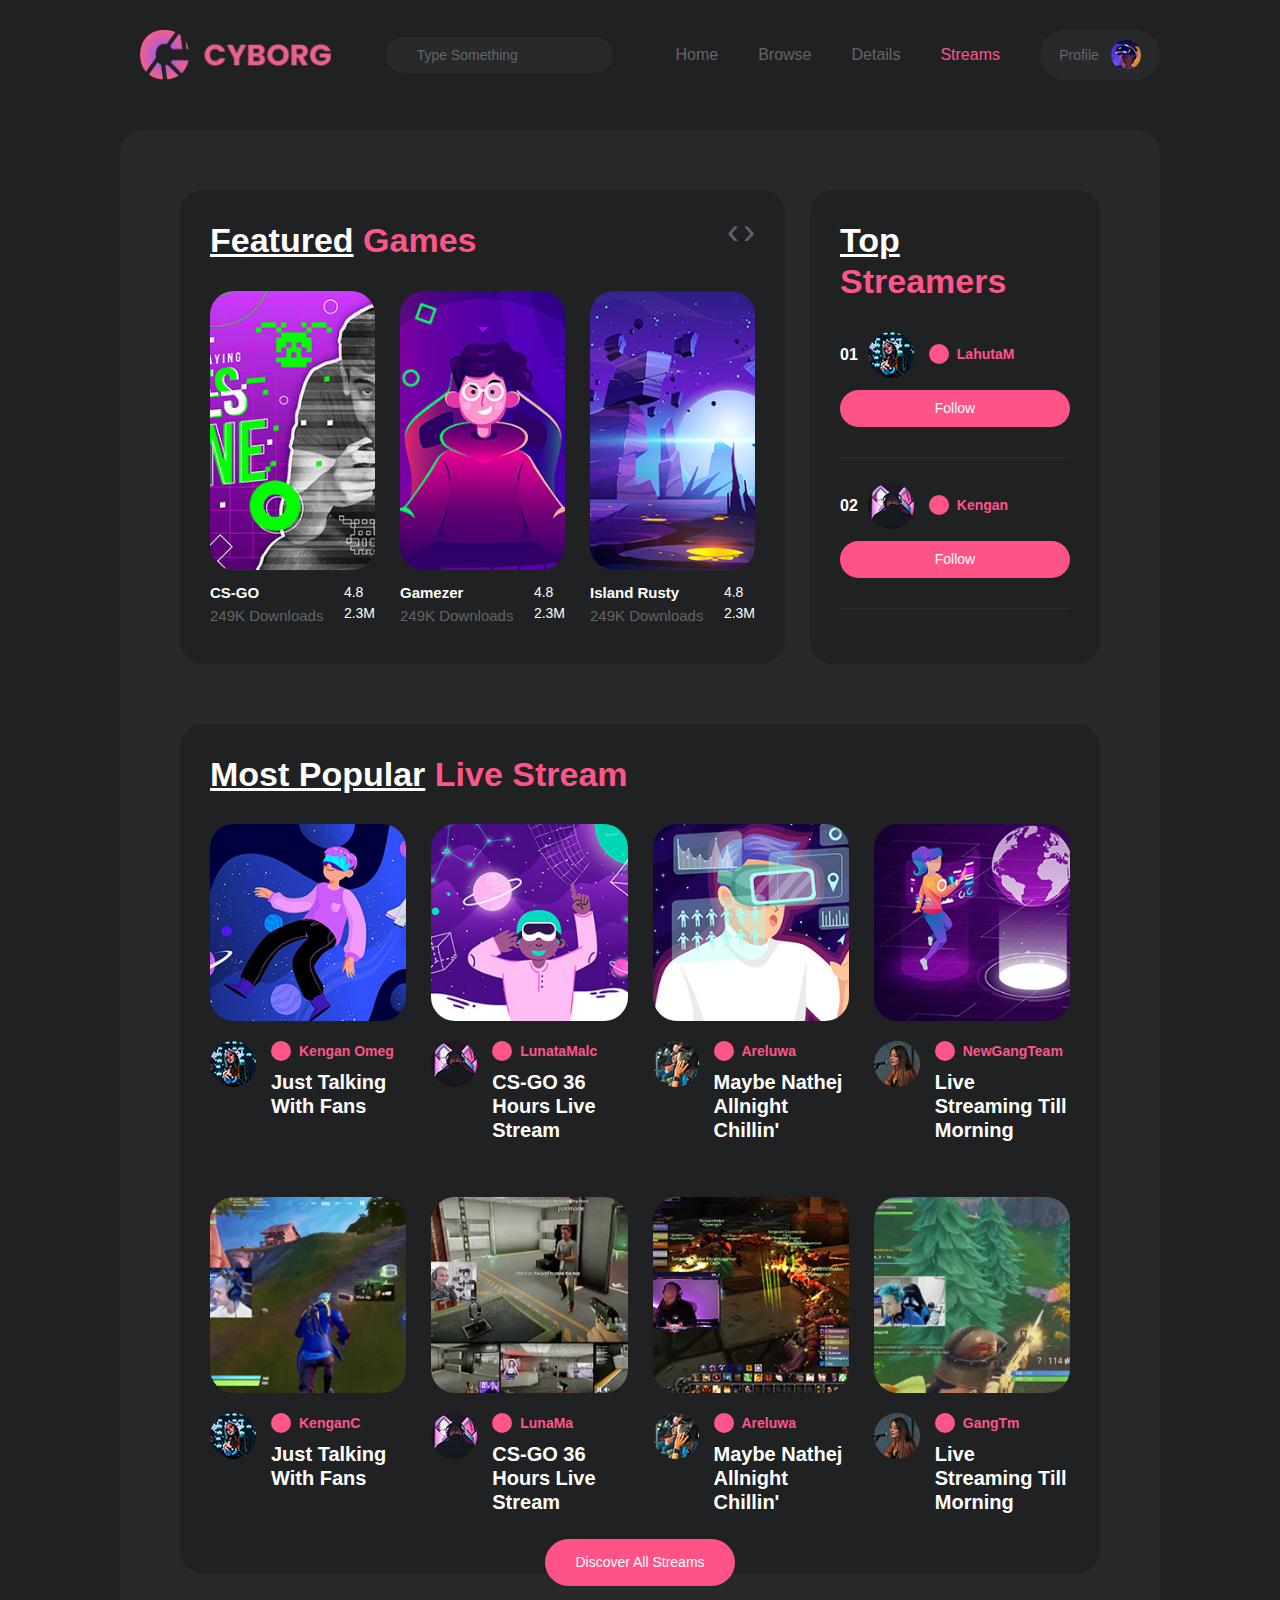
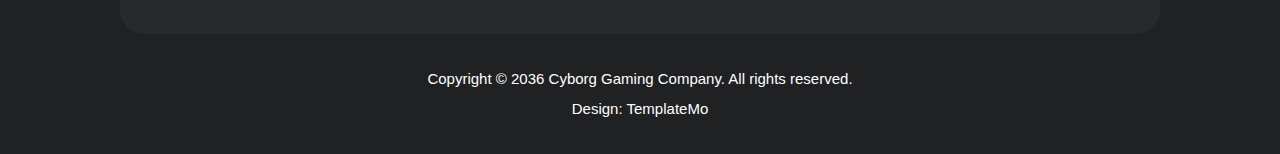
<file: streams.html>
<!DOCTYPE html>
<html lang="en">

<head>
    <meta charset="UTF-8">
    <meta name="viewport" content="width=device-width, initial-scale=1.0">
    <link rel="icon" href="./assets/icons/favicon.png">
    <link rel="stylesheet" href="./assets/css/output.css">
    <link rel="stylesheet" href="https://site-assets.fontawesome.com/releases/v6.6.0/css/all.css">
    <title>Cyborg - Streams</title>
</head>

<body class="font-poppins bg-blackbox">
    <!--Debut de la partie header-->
    <input type="checkbox" id="menu" class="hidden">
    <header
        class="sticky top-0 left-0 h-[80px] lg:h-[100px] px-[12px] lg:px-[64px] xl:px-[120px] 2xl:px-[140px]  bg-[#F7F7F7] lg:bg-blackbox z-[100]">
        <!--Debut menu navigation-->
        <nav
            class="relative flex items-center justify-between lg:justify-between h-full pl-[15px] lg:pl-[20px] lg:pt-[10px] lg:gap-8">
            <!--Debut Logo-->
            <a href="./home.html" class="z-[5]"><img src="./assets/icons/logo.png" alt="Logo Cyborg"
                    class="w-[191px]"></a>
            <!--Fin Logo-->

            <!-- Partie search -->
            <div class="hidden lg:flex btn-black ml-2 px-[15px] py-[10px] items-center xl:relative xl:-left-2 2xl:-left-32 focus-within:border-[1px] focus-within:border-second-text"
                id="search-bar">
                <i class="fa-solid fa-magnifying-glass inline text-second-text text-[16px] ml-2"></i>
                <input type="text" name="search" placeholder="Type Something"
                    class="bg-transparent ml-2 outline-none text-second-text placeholder:text-second-text" id="search">
            </div>
            <!-- Fin de la partie search -->


            <!--Debut du menu onglets-->
            <div class="hidden lg:block lg:bg-transparent lg:w-auto">
                <ul class="lg:flex lg:gap-8 xl:gap-10 lg:text-second-text lg:text-center">
                    <li class="onglet hover:text-primary-text lg:flex lg:items-center transition-all duration-300">
                        <a href="./home.html">Home</a>
                    </li>
                    <li class="onglet lg:flex lg:items-center hover:text-primary-text transition-all duration-300">
                        <a href="./browse.html">Browse</a>
                    </li>
                    <li class="onglet lg:flex lg:items-center hover:text-primary-text transition-all duration-300">
                        <a href="./details.html">Details</a>
                    </li>
                    <li class="onglet lg:flex lg:items-center text-primary-text transition-all duration-300">
                        <a href="./streams.html">Streams</a>
                    </li>
                    <li>
                        <a href="./profile.html"
                            class="btn-black hover:bg-primary-box hover:text-white flex justify-center items-center gap-3 py-[10px] px-[0] w-[120px]">Profile
                            <img src="./assets/icons/profile-header.jpg" alt="profile header"
                                class=" rounded-full w-[30px]"></a>
                    </li>
                </ul>
            </div>
            <!--Fin du menu onglets-->

            <!--Debut menu burger-->
            <div class="relative w-[30px] lg:hidden z-[5]">
                <label for="menu" class="relative w-[30px]">
                    <span class="burger-b"></span>
                    <span class="burger"></span>
                    <span class="burger-a"></span>
                </label>
            </div>
            <!--Fin menu burger-->
        </nav>
        <!--Fin menu navigation-->

    </header>
    <!--Fin de la partie header-->

    <!--Debut du menu onglets-->
    <div class="sticky top-[80px] z-[99] left-0 w-full">
        <input type="checkbox" id="menu" class="hidden">
        <div class="absolute left-3 right-3 min-560:left-8 min-560:right-8 min-660:left-[90px] min-660:right-[90px] md:left-[40px] md:right-[40px] top-0 z-[99] bg-white w-auto -translate-y-full transition-all duration-300"
            id="menu-show">
            <ul>
                <li class="onglet transition-all duration-300">
                    <a href="./home.html">Home</a>
                </li>
                <li class="onglet transition-all duration-300"><a href="./browse.html">Browse</a></li>
                <li class="onglet transition-all duration-300"><a href="./details.html">Details</a></li>
                <li class="onglet text-primary-text transition-all duration-300"><a href="./streams.html">Streams</a></li>
                <li class="onglet"><a href="./profile.html">Profile
                    </a></li>
            </ul>
        </div>
    </div>
    <!--Fin du menu onglets-->

    <main class="px-[12px] min-560:px-[30px] min-660:px-[90px] md:px-[40px] lg:px-[50px] xl:px-[120px] 2xl:px-[140px]">
        <!-- Debut de la section container -->
        <section class="bg-graybox mt-[30px] px-[30px] md:px-[50px] lg:px-[60px] lg:py-[60px] rounded-[24px]">
            <!-- Debut de la section browse -->
            <section class="lg:grid lg:grid-cols-3 lg:gap-[25px]">
                <!-- Debut Features Games -->
                <div class="p-[30px] bg-blackbox rounded-[24px] mb-[60px] lg:col-span-2">
                    <!-- Debut Top features games -->
                    <div class="relative w-full">
                        <div class="text-[20px] font-bold leading-[1.2] mb-[30px] lg:text-[34px]">
                            <span class="text-white underline">Featured</span>
                            <span class="text-primary-text">Games</span>
                        </div>
                        <div class="absolute text-[36px] text-second-text right-0 -top-[15px]">
                            <span
                                class="relative -right-1.5 transition-all duration-300 hover:text-primary-text cursor-pointer">‹</span>
                            <span class=" transition-all duration-300 hover:text-primary-text cursor-pointer">›</span>
                        </div>
                    </div>
                    <!-- Fin Top features games -->

                    <!-- Debut cards slides -->
                    <div class="min-660:grid min-560:grid-cols-2 min-660:gap-[25px] xl:grid-cols-3">
                        <!-- Debut card featured 01 -->
                        <div>
                            <div
                                class="relative rounded-[24px] overflow-hidden w-full before:btn-hover hover:before:translate-y-0 transition-all duration-300">
                                <img src="./assets/images/featured-01.jpg" alt="featured 1" class="w-full">
                            </div>
                            <div class="flex justify-between mt-[12px]">
                                <div class="text-white text-[15px]">
                                    <p class="font-bold">CS-GO</p>
                                    <p class="text-second-text">249K Downloads</p>
                                </div>
                                <div class=" text-white">
                                    <span class="flex text-[14px] gap-1">
                                        <i class="fa fa-star text-yellow-400"></i>
                                        <p class="text-[14px]">4.8</p>
                                    </span>
                                    <span class="flex text-[14px] gap-1">
                                        <i class="fa fa-download text-primary-text"></i>
                                        <p class="text-[14px]">2.3M</p>
                                    </span>
                                </div>
                            </div>
                        </div>
                        <!-- Fin card featured 01 -->

                        <!-- Debut card featured 02 -->
                        <div class="hidden min-660:block">
                            <div
                                class="relative rounded-[24px] overflow-hidden w-full before:btn-hover hover:before:translate-y-0 transition-all duration-300">
                                <img src="./assets/images/featured-02.jpg" alt="featured 1" class="w-full">
                            </div>
                            <div class="flex justify-between mt-[12px]">
                                <div class="text-white text-[15px]">
                                    <p class="font-bold">Gamezer</p>
                                    <p class="text-second-text">249K Downloads</p>
                                </div>
                                <div class=" text-white">
                                    <span class="flex text-[14px] gap-1">
                                        <i class="fa fa-star text-yellow-400"></i>
                                        <p class="text-[14px]">4.8</p>
                                    </span>
                                    <span class="flex text-[14px] gap-1">
                                        <i class="fa fa-download text-primary-text"></i>
                                        <p class="text-[14px]">2.3M</p>
                                    </span>
                                </div>
                            </div>
                        </div>
                        <!-- Fin card featured 02 -->

                        <!-- Debut card featured 03 -->
                        <div class="hidden xl:block">
                            <div
                                class="relative rounded-[24px] overflow-hidden w-full before:btn-hover hover:before:translate-y-0 transition-all duration-300">
                                <img src="./assets/images/featured-03.jpg" alt="featured 1" class="w-full">
                            </div>
                            <div class="flex justify-between mt-[12px]">
                                <div class="text-white text-[15px]">
                                    <p class="font-bold">Island Rusty</p>
                                    <p class="text-second-text">249K Downloads</p>
                                </div>
                                <div class=" text-white">
                                    <span class="flex text-[14px] gap-1">
                                        <i class="fa fa-star text-yellow-400"></i>
                                        <p class="text-[14px]">4.8</p>
                                    </span>
                                    <span class="flex text-[14px] gap-1">
                                        <i class="fa fa-download text-primary-text"></i>
                                        <p class="text-[14px]">2.3M</p>
                                    </span>
                                </div>
                            </div>
                        </div>
                        <!-- Fin card featured 03 -->
                    </div>
                    <!-- Fin cards slides -->
                </div>
                <!-- Fin Features Games -->

                <!-- Debut Top Streamers -->
                <div class="p-[30px] bg-blackbox rounded-[24px] mb-[60px]">
                    <div class="text-[20px] font-bold leading-[1.2] mb-[30px] lg:text-[32px] xl:text-[34px]">
                        <span class="text-white underline">Top</span>
                        <span class="text-primary-text">Streamers</span>
                    </div>

                    <!-- Debut best streamers -->
                    <div class="relative w-full">

                        <!-- Debut streamer 01 -->
                        <div class="border-b-[1px] border-second-text/20 mb-[25px] md:flex md:justify-between lg:block min-1400:flex min-1400:items-center">
                            <div class="flex items-center mb-3">
                                <p class="text-white font-bold mr-[10px]">01</p>
                                <div class="rounded-[24px] w-[46px] overflow-hidden mr-[15px]">
                                    <img src="./assets/images/avatar-01.jpg" alt="avatar 1" class="w-full">
                                </div>
                                <div class="text-primary-text font-semibold flex gap-2">
                                    <span
                                        class="flex items-center justify-center text-[13px] h-[20px] w-[20px] rounded-full text-white bg-primary-text">
                                        <i class="fa fa-check"></i>
                                    </span>
                                    <p class="text-[14px]">LahutaM</p>
                                </div>
                            </div>
                            <div class="flex justify-center items-center mb-[30px] min-1400:relative min-1400:top-2">
                                <a href="#" class="btn-primary w-full text-center py-[15px] min-1400:px-[15px]">Follow</a>
                            </div>
                        </div>
                        <!-- Fin streamer 01 -->

                        <!-- Debut streamer 02 -->
                        <div class="border-b-[1px] border-second-text/20 mb-[25px] md:flex md:justify-between lg:block min-1400:flex min-1400:items-center">
                            <div class="flex items-center mb-3">
                                <p class="text-white font-bold mr-[10px]">02</p>
                                <div class="rounded-[24px] w-[46px] overflow-hidden mr-[15px]">
                                    <img src="./assets/images/avatar-02.jpg" alt="avatar 2" class="w-full">
                                </div>
                                <div class="text-primary-text font-semibold flex gap-2">
                                    <span
                                        class="flex items-center justify-center text-[13px] h-[20px] w-[20px] rounded-full text-white bg-primary-text">
                                        <i class="fa fa-check"></i>
                                    </span>
                                    <p class="text-[14px]">Kengan</p>
                                </div>
                            </div>
                            <div class="flex justify-center items-center mb-[30px] min-1400:relative min-1400:top-2">
                                <a href="#" class="btn-primary w-full text-center py-[15px] min-1400:px-[15px]">Follow</a>
                            </div>
                        </div>
                        <!-- Fin streamer 02 -->

                        <!-- Debut streamer 03 -->
                        <div class="xl:hidden border-b-[1px] border-second-text/20 mb-[25px] lg:mb-0 min-1400:mb-[25px] lg:border-noe min-1400:border-b-[1px] min-1400:border-second-text/20 xl md:flex md:justify-between lg:block min-1400:flex min-1400:items-center">
                            <div class="flex items-center mb-3">
                                <p class="text-white font-bold mr-[10px]">03</p>
                                <div class="rounded-[24px] w-[46px] overflow-hidden mr-[15px]">
                                    <img src="./assets/images/avatar-03.jpg" alt="avatar 3" class="w-full">
                                </div>
                                <div class="text-primary-text font-semibold flex gap-2">
                                    <span
                                        class="flex items-center justify-center text-[13px] h-[20px] w-[20px] rounded-full text-white bg-primary-text">
                                        <i class="fa fa-check"></i>
                                    </span>
                                    <p class="text-[14px]">Areluwa</p>
                                </div>
                            </div>
                            <div class=" flex justify-center items-center mb-[30px] lg:mb-0 min-1400:mb-[30px] min-1400:relative min-1400:top-2">
                                <a href="#" class="btn-primary w-full text-center py-[15px] min-1400:px-[15px]">Follow</a>
                            </div>
                        </div>
                        <!-- Fin streamer 03 -->

                        <!-- Debut streamer 04 -->
                        <div class="lg:hidden border-b-[1px] border-second-text/20 mb-[25px] md:flex md:justify-between lg:block min-1400:flex min-1400:items-center">
                            <div class="flex items-center mb-3">
                                <p class="text-white font-bold mr-[10px]">04</p>
                                <div class="rounded-[24px] w-[46px] overflow-hidden mr-[15px]">
                                    <img src="./assets/images/avatar-04.jpg" alt="avatar 4" class="w-full">
                                </div>
                                <div class="text-primary-text font-semibold flex gap-2">
                                    <span
                                        class="flex items-center justify-center text-[13px] h-[20px] w-[20px] rounded-full text-white bg-primary-text">
                                        <i class="fa fa-check"></i>
                                    </span>
                                    <p class="text-[14px]">Omeg</p>
                                </div>
                            </div>
                            <div class="flex justify-center items-center mb-[30px] min-1400:relative min-1400:top-2">
                                <a href="#" class="btn-primary w-full text-center py-[15px] min-1400:px-[15px]">Follow</a>
                            </div>
                        </div>
                        <!-- Fin streamer 04 -->

                        <!-- Debut streamer 05 -->
                        <div class="lg:hidden min-1400:hidden 2xl:flex md:flex md:justify-between lg:block min-1400:flex min-1400:items-center">
                            <div class="flex items-center mb-3">
                                <p class="text-white font-bold mr-[10px]">05</p>
                                <div class="rounded-[24px] w-[46px] overflow-hidden mr-[15px]">
                                    <img src="./assets/images/avatar-01.jpg" alt="avatar 5" class="w-full">
                                </div>
                                <div class="text-primary-text font-semibold flex gap-2">
                                    <span
                                        class="flex items-center justify-center text-[13px] h-[20px] w-[20px] rounded-full text-white bg-primary-text">
                                        <i class="fa fa-check"></i>
                                    </span>
                                    <p class="text-[14px]">GangTeam</p>
                                </div>
                            </div>
                            <div class="flex justify-center items-center min-1400:relative min-1400:top-2 2xl:top-2 2xl:mb-[30px]">
                                <a href="#" class="btn-primary w-full text-center py-[15px] min-1400:px-[15px]">Follow</a>
                            </div>
                        </div>
                        <!-- Fin streamer 05 -->
                    </div>
                    <!-- Fin best streamers -->
                </div>
                <!-- Fin Top Streamers -->
            </section>
            <!-- Fin de la section browse -->

            <!-- Debut de la section most popular live stream -->
            <section class="relative bg-blackbox p-[30px] rounded-[24px]">
                <div class="text-[20px] font-bold leading-[1.2] mb-[30px] lg:text-[34px]">
                    <span class="text-white underline">Most Popular</span>
                    <span class="text-primary-text">Live Stream</span>
                </div>
                <div class="min-560:grid min-560:grid-cols-2 min-560:gap-[25px] lg:grid-cols-4">
                    <!-- Debut stream 01 -->
                    <div class="mb-[30px]">
                        <div class="relative w-full rounded-[24px] overflow-hidden mb-5 group">
                            <img src="./assets/images/stream-05.jpg" alt="stream 01" class="w-full">
                            <a href="#"
                                class="absolute top-3 right-3 btn-primary px-[10px] py-[10px] hover:bg-primary-box hover:text-white opacity-0 group-hover:opacity-100">Live</a>
                            <a href="#"
                                class="block absolute bottom-3 left-6 btn-primary px-[10px] py-[10px] hover:bg-primary-box hover:text-white opacity-0 group-hover:opacity-100"><i
                                    class="fa fa-eye"></i> 1.2K</a>
                            <a href="#"
                                class="block absolute bottom-3 right-6 btn-primary px-[10px] py-[10px] hover:bg-primary-box hover:text-white opacity-0 group-hover:opacity-100"><i
                                    class="fa fa-gamepad"></i> CS-GO</a>
                        </div>
                        <div class="flex gap-4 w-full">
                            <div>
                                <div class="w-[46px] h-[46px] overflow-hidden rounded-full float-left mr-[15px]"><img
                                        src="./assets/images/avatar-01.jpg" alt="avatar 01" class="w-full h-full"></div>
                                <div class="text-primary-text font-semibold flex gap-2">
                                    <div
                                        class="flex items-center justify-center text-[13px] h-[20px] w-[20px] rounded-full text-white bg-primary-text">
                                        <i class="fa fa-check"></i></div>
                                    <p class="text-[14px]">Kengan Omeg</p>
                                </div>
                                <div class="text-white font-bold text-[20px] mt-[8px] ml-[61px]">
                                    <h1 class="leading-[1.2]">Just Talking With Fans</h1>
                                </div>
                            </div>
                        </div>
                    </div>
                    <!-- Fin stream 01 -->

                    <!-- Debut stream 02 -->
                    <div class="mb-[30px]">
                        <div class="relative w-full rounded-[24px] overflow-hidden mb-5 group">
                            <img src="./assets/images/stream-06.jpg" alt="stream 02" class="w-full">
                            <a href="#"
                                class="absolute top-3 right-3 btn-primary px-[10px] py-[10px] hover:bg-primary-box hover:text-white opacity-0 group-hover:opacity-100">Live</a>
                            <a href="#"
                                class="block absolute bottom-3 left-6 btn-primary px-[10px] py-[10px] hover:bg-primary-box hover:text-white opacity-0 group-hover:opacity-100"><i
                                    class="fa fa-eye"></i> 1.2K</a>
                            <a href="#"
                                class="block absolute bottom-3 right-6 btn-primary px-[10px] py-[10px] hover:bg-primary-box hover:text-white opacity-0 group-hover:opacity-100"><i
                                    class="fa fa-gamepad"></i> CS-GO</a>
                        </div>
                        <div class="flex gap-4 w-full">
                            <div>
                                <div class="w-[46px] h-[46px] overflow-hidden rounded-full float-left mr-[15px]"><img
                                        src="./assets/images/avatar-02.jpg" alt="avatar 02" class="w-full h-full"></div>
                                <div class="text-primary-text font-semibold flex gap-2">
                                    <div
                                        class="flex items-center justify-center text-[13px] h-[20px] w-[20px] rounded-full text-white bg-primary-text">
                                        <i class="fa fa-check"></i></div>
                                    <p class="text-[14px]">LunataMalc</p>
                                </div>
                                <div class="text-white font-bold text-[20px] mt-[8px] ml-[61px]">
                                    <h1 class="leading-[1.2]">CS-GO 36 Hours Live Stream</h1>
                                </div>
                            </div>
                        </div>
                    </div>
                    <!-- Fin stream 02 -->

                    <!-- Debut stream 03 -->
                    <div class="mb-[30px]">
                        <div class="relative w-full rounded-[24px] overflow-hidden mb-5 group">
                            <img src="./assets/images/stream-07.jpg" alt="stream 03" class="w-full">
                            <a href="#"
                                class="absolute top-3 right-3 btn-primary px-[10px] py-[10px] hover:bg-primary-box hover:text-white opacity-0 group-hover:opacity-100">Live</a>
                            <a href="#"
                                class="block absolute bottom-3 left-6 btn-primary px-[10px] py-[10px] hover:bg-primary-box hover:text-white opacity-0 group-hover:opacity-100"><i
                                    class="fa fa-eye"></i> 1.2K</a>
                            <a href="#"
                                class="block absolute bottom-3 right-6 btn-primary px-[10px] py-[10px] hover:bg-primary-box hover:text-white opacity-0 group-hover:opacity-100"><i
                                    class="fa fa-gamepad"></i> CS-GO</a>
                        </div>
                        <div class="flex gap-4 w-full">
                            <div>
                                <div class="w-[46px] h-[46px] overflow-hidden rounded-full float-left mr-[15px]"><img
                                        src="./assets/images/avatar-03.jpg" alt="avatar 03" class="w-full h-full"></div>
                                <div class="text-primary-text font-semibold flex gap-2">
                                    <div
                                        class="flex items-center justify-center text-[13px] h-[20px] w-[20px] rounded-full text-white bg-primary-text">
                                        <i class="fa fa-check"></i></div>
                                    <p class="text-[14px]">Areluwa</p>
                                </div>
                                <div class="text-white font-bold text-[20px] mt-[8px] ml-[61px]">
                                    <h1 class="leading-[1.2]">Maybe Nathej Allnight Chillin'</h1>
                                </div>
                            </div>
                        </div>
                    </div>
                    <!-- Fin stream 03 -->

                    <!-- Debut stream 04 -->
                    <div class="mb-[30px]">
                        <div class="relative w-full rounded-[24px] overflow-hidden mb-5 group">
                            <img src="./assets/images/stream-08.jpg" alt="stream 04" class="w-full">
                            <a href="#"
                                class="absolute top-3 right-3 btn-primary px-[10px] py-[10px] hover:bg-primary-box hover:text-white opacity-0 group-hover:opacity-100">Live</a>
                            <a href="#"
                                class="block absolute bottom-3 left-6 btn-primary px-[10px] py-[10px] hover:bg-primary-box hover:text-white opacity-0 group-hover:opacity-100"><i
                                    class="fa fa-eye"></i> 1.2K</a>
                            <a href="#"
                                class="block absolute bottom-3 right-6 btn-primary px-[10px] py-[10px] hover:bg-primary-box hover:text-white opacity-0 group-hover:opacity-100"><i
                                    class="fa fa-gamepad"></i> CS-GO</a>
                        </div>
                        <div class="flex gap-4 w-full">
                            <div>
                                <div class="w-[46px] h-[46px] overflow-hidden rounded-full float-left mr-[15px]"><img
                                        src="./assets/images/avatar-04.jpg" alt="avatar 04" class="w-full h-full"></div>
                                <div class="text-primary-text font-semibold flex gap-2">
                                    <div
                                        class="flex items-center justify-center text-[13px] h-[20px] w-[20px] rounded-full text-white bg-primary-text">
                                        <i class="fa fa-check"></i></div>
                                    <p class="text-[14px]">NewGangTeam</p>
                                </div>
                                <div class="text-white font-bold text-[20px] mt-[8px] ml-[61px]">
                                    <h1 class="leading-[1.2]">Live Streaming Till Morning</h1>
                                </div>
                            </div>
                        </div>
                    </div>
                    <!-- Fin stream 04 -->

                    <!-- Debut stream 05 -->
                    <div class="mb-[30px]">
                        <div class="relative w-full rounded-[24px] overflow-hidden mb-5 group">
                            <img src="./assets/images/stream-01.jpg" alt="stream 05" class="w-full">
                            <a href="#"
                                class="absolute top-3 right-3 btn-primary px-[10px] py-[10px] hover:bg-primary-box hover:text-white opacity-0 group-hover:opacity-100">Live</a>
                            <a href="#"
                                class="block absolute bottom-3 left-6 btn-primary px-[10px] py-[10px] hover:bg-primary-box hover:text-white opacity-0 group-hover:opacity-100"><i
                                    class="fa fa-eye"></i> 1.2K</a>
                            <a href="#"
                                class="block absolute bottom-3 right-6 btn-primary px-[10px] py-[10px] hover:bg-primary-box hover:text-white opacity-0 group-hover:opacity-100"><i
                                    class="fa fa-gamepad"></i> CS-GO</a>
                        </div>
                        <div class="flex gap-4 w-full">
                            <div>
                                <div class="w-[46px] h-[46px] overflow-hidden rounded-full float-left mr-[15px]"><img
                                        src="./assets/images/avatar-01.jpg" alt="avatar 05" class="w-full h-full"></div>
                                <div class="text-primary-text font-semibold flex gap-2">
                                    <div
                                        class="flex items-center justify-center text-[13px] h-[20px] w-[20px] rounded-full text-white bg-primary-text">
                                        <i class="fa fa-check"></i></div>
                                    <p class="text-[14px]">KenganC</p>
                                </div>
                                <div class="text-white font-bold text-[20px] mt-[8px] ml-[61px]">
                                    <h1 class="leading-[1.2]">Just Talking With Fans</h1>
                                </div>
                            </div>
                        </div>
                    </div>
                    <!-- Fin stream 05 -->

                    <!-- Debut stream 06 -->
                    <div class="mb-[30px]">
                        <div class="relative w-full rounded-[24px] overflow-hidden mb-5 group">
                            <img src="./assets/images/stream-02.jpg" alt="stream 06" class="w-full">
                            <a href="#"
                                class="absolute top-3 right-3 btn-primary px-[10px] py-[10px] hover:bg-primary-box hover:text-white opacity-0 group-hover:opacity-100">Live</a>
                            <a href="#"
                                class="block absolute bottom-3 left-6 btn-primary px-[10px] py-[10px] hover:bg-primary-box hover:text-white opacity-0 group-hover:opacity-100"><i
                                    class="fa fa-eye"></i> 1.2K</a>
                            <a href="#"
                                class="block absolute bottom-3 right-6 btn-primary px-[10px] py-[10px] hover:bg-primary-box hover:text-white opacity-0 group-hover:opacity-100"><i
                                    class="fa fa-gamepad"></i> CS-GO</a>
                        </div>
                        <div class="flex gap-4 w-full">
                            <div>
                                <div class="w-[46px] h-[46px] overflow-hidden rounded-full float-left mr-[15px]"><img
                                        src="./assets/images/avatar-02.jpg" alt="avatar 06" class="w-full h-full"></div>
                                <div class="text-primary-text font-semibold flex gap-2">
                                    <div
                                        class="flex items-center justify-center text-[13px] h-[20px] w-[20px] rounded-full text-white bg-primary-text">
                                        <i class="fa fa-check"></i></div>
                                    <p class="text-[14px]">LunaMa</p>
                                </div>
                                <div class="text-white font-bold text-[20px] mt-[8px] ml-[61px]">
                                    <h1 class="leading-[1.2]">CS-GO 36 Hours Live Stream</h1>
                                </div>
                            </div>
                        </div>
                    </div>
                    <!-- Fin stream 06 -->

                    <!-- Debut stream 07 -->
                    <div class="mb-[30px]">
                        <div class="relative w-full rounded-[24px] overflow-hidden mb-5 group">
                            <img src="./assets/images/stream-03.jpg" alt="stream 07" class="w-full">
                            <a href="#"
                                class="absolute top-3 right-3 btn-primary px-[10px] py-[10px] hover:bg-primary-box hover:text-white opacity-0 group-hover:opacity-100">Live</a>
                            <a href="#"
                                class="block absolute bottom-3 left-6 btn-primary px-[10px] py-[10px] hover:bg-primary-box hover:text-white opacity-0 group-hover:opacity-100"><i
                                    class="fa fa-eye"></i> 1.2K</a>
                            <a href="#"
                                class="block absolute bottom-3 right-6 btn-primary px-[10px] py-[10px] hover:bg-primary-box hover:text-white opacity-0 group-hover:opacity-100"><i
                                    class="fa fa-gamepad"></i> CS-GO</a>
                        </div>
                        <div class="flex gap-4 w-full">
                            <div>
                                <div class="w-[46px] h-[46px] overflow-hidden rounded-full float-left mr-[15px]"><img
                                        src="./assets/images/avatar-03.jpg" alt="avatar 07" class="w-full h-full"></div>
                                <div class="text-primary-text font-semibold flex gap-2">
                                    <div
                                        class="flex items-center justify-center text-[13px] h-[20px] w-[20px] rounded-full text-white bg-primary-text">
                                        <i class="fa fa-check"></i></div>
                                    <p class="text-[14px]">Areluwa</p>
                                </div>
                                <div class="text-white font-bold text-[20px] mt-[8px] ml-[61px]">
                                    <h1 class="leading-[1.2]">Maybe Nathej Allnight Chillin'</h1>
                                </div>
                            </div>
                        </div>
                    </div>
                    <!-- Fin stream 07 -->

                    <!-- Debut stream 08 -->
                    <div class="mb-[30px]">
                        <div class="relative w-full rounded-[24px] overflow-hidden mb-5 group">
                            <img src="./assets/images/stream-04.jpg" alt="stream 08" class="w-full">
                            <a href="#"
                                class="absolute top-3 right-3 btn-primary px-[10px] py-[10px] hover:bg-primary-box hover:text-white opacity-0 group-hover:opacity-100">Live</a>
                            <a href="#"
                                class="block absolute bottom-3 left-6 btn-primary px-[10px] py-[10px] hover:bg-primary-box hover:text-white opacity-0 group-hover:opacity-100"><i
                                    class="fa fa-eye"></i> 1.2K</a>
                            <a href="#"
                                class="block absolute bottom-3 right-6 btn-primary px-[10px] py-[10px] hover:bg-primary-box hover:text-white opacity-0 group-hover:opacity-100"><i
                                    class="fa fa-gamepad"></i> CS-GO</a>
                        </div>
                        <div class="flex gap-4 w-full">
                            <div>
                                <div class="w-[46px] h-[46px] overflow-hidden rounded-full float-left mr-[15px]"><img
                                        src="./assets/images/avatar-04.jpg" alt="avatar 08" class="w-full h-full"></div>
                                <div class="text-primary-text font-semibold flex gap-2">
                                    <div
                                        class="flex items-center justify-center text-[13px] h-[20px] w-[20px] rounded-full text-white bg-primary-text">
                                        <i class="fa fa-check"></i></div>
                                    <p class="text-[14px]">GangTm</p>
                                </div>
                                <div class="text-white font-bold text-[20px] mt-[8px] ml-[61px]">
                                    <h1 class="leading-[1.2]">Live Streaming Till Morning</h1>
                                </div>
                            </div>
                        </div>
                    </div>
                    <!-- Fin stream 08 -->
                </div>

                <div class="flex justify-center">
                    <a href="./browse.html" class="btn-primary absolute -bottom-3">Discover All Streams</a>
                </div>
            </section>
            <!-- Fin de la section most popular live stream -->
        </section>
        <!-- Fin de la section container -->
    </main>
    <footer
        class="py-[30px] px-[12px] min-560:px-[30px] min-660:px-[90px] md:px-[40px] lg:px-[50px] xl:px-[120px] 2xl:px-[140px]">
        <div class="text-white text-[15px] text-center font-light leading-[30px]">
            <p>Copyright &copy; 2036 Cyborg Gaming Company. All rights reserved.</p>
            <p>Design: TemplateMo</p>
        </div>
    </footer>
</body>

</html>
</file>
<file: assets/css/output.css>
*, ::before, ::after {
  --tw-border-spacing-x: 0;
  --tw-border-spacing-y: 0;
  --tw-translate-x: 0;
  --tw-translate-y: 0;
  --tw-rotate: 0;
  --tw-skew-x: 0;
  --tw-skew-y: 0;
  --tw-scale-x: 1;
  --tw-scale-y: 1;
  --tw-pan-x:  ;
  --tw-pan-y:  ;
  --tw-pinch-zoom:  ;
  --tw-scroll-snap-strictness: proximity;
  --tw-gradient-from-position:  ;
  --tw-gradient-via-position:  ;
  --tw-gradient-to-position:  ;
  --tw-ordinal:  ;
  --tw-slashed-zero:  ;
  --tw-numeric-figure:  ;
  --tw-numeric-spacing:  ;
  --tw-numeric-fraction:  ;
  --tw-ring-inset:  ;
  --tw-ring-offset-width: 0px;
  --tw-ring-offset-color: #fff;
  --tw-ring-color: rgb(59 130 246 / 0.5);
  --tw-ring-offset-shadow: 0 0 #0000;
  --tw-ring-shadow: 0 0 #0000;
  --tw-shadow: 0 0 #0000;
  --tw-shadow-colored: 0 0 #0000;
  --tw-blur:  ;
  --tw-brightness:  ;
  --tw-contrast:  ;
  --tw-grayscale:  ;
  --tw-hue-rotate:  ;
  --tw-invert:  ;
  --tw-saturate:  ;
  --tw-sepia:  ;
  --tw-drop-shadow:  ;
  --tw-backdrop-blur:  ;
  --tw-backdrop-brightness:  ;
  --tw-backdrop-contrast:  ;
  --tw-backdrop-grayscale:  ;
  --tw-backdrop-hue-rotate:  ;
  --tw-backdrop-invert:  ;
  --tw-backdrop-opacity:  ;
  --tw-backdrop-saturate:  ;
  --tw-backdrop-sepia:  ;
  --tw-contain-size:  ;
  --tw-contain-layout:  ;
  --tw-contain-paint:  ;
  --tw-contain-style:  ;
}

::backdrop {
  --tw-border-spacing-x: 0;
  --tw-border-spacing-y: 0;
  --tw-translate-x: 0;
  --tw-translate-y: 0;
  --tw-rotate: 0;
  --tw-skew-x: 0;
  --tw-skew-y: 0;
  --tw-scale-x: 1;
  --tw-scale-y: 1;
  --tw-pan-x:  ;
  --tw-pan-y:  ;
  --tw-pinch-zoom:  ;
  --tw-scroll-snap-strictness: proximity;
  --tw-gradient-from-position:  ;
  --tw-gradient-via-position:  ;
  --tw-gradient-to-position:  ;
  --tw-ordinal:  ;
  --tw-slashed-zero:  ;
  --tw-numeric-figure:  ;
  --tw-numeric-spacing:  ;
  --tw-numeric-fraction:  ;
  --tw-ring-inset:  ;
  --tw-ring-offset-width: 0px;
  --tw-ring-offset-color: #fff;
  --tw-ring-color: rgb(59 130 246 / 0.5);
  --tw-ring-offset-shadow: 0 0 #0000;
  --tw-ring-shadow: 0 0 #0000;
  --tw-shadow: 0 0 #0000;
  --tw-shadow-colored: 0 0 #0000;
  --tw-blur:  ;
  --tw-brightness:  ;
  --tw-contrast:  ;
  --tw-grayscale:  ;
  --tw-hue-rotate:  ;
  --tw-invert:  ;
  --tw-saturate:  ;
  --tw-sepia:  ;
  --tw-drop-shadow:  ;
  --tw-backdrop-blur:  ;
  --tw-backdrop-brightness:  ;
  --tw-backdrop-contrast:  ;
  --tw-backdrop-grayscale:  ;
  --tw-backdrop-hue-rotate:  ;
  --tw-backdrop-invert:  ;
  --tw-backdrop-opacity:  ;
  --tw-backdrop-saturate:  ;
  --tw-backdrop-sepia:  ;
  --tw-contain-size:  ;
  --tw-contain-layout:  ;
  --tw-contain-paint:  ;
  --tw-contain-style:  ;
}

/*
! tailwindcss v3.4.12 | MIT License | https://tailwindcss.com
*/

/*
1. Prevent padding and border from affecting element width. (https://github.com/mozdevs/cssremedy/issues/4)
2. Allow adding a border to an element by just adding a border-width. (https://github.com/tailwindcss/tailwindcss/pull/116)
*/

*,
::before,
::after {
  box-sizing: border-box;
  /* 1 */
  border-width: 0;
  /* 2 */
  border-style: solid;
  /* 2 */
  border-color: #e5e7eb;
  /* 2 */
}

::before,
::after {
  --tw-content: '';
}

/*
1. Use a consistent sensible line-height in all browsers.
2. Prevent adjustments of font size after orientation changes in iOS.
3. Use a more readable tab size.
4. Use the user's configured `sans` font-family by default.
5. Use the user's configured `sans` font-feature-settings by default.
6. Use the user's configured `sans` font-variation-settings by default.
7. Disable tap highlights on iOS
*/

html,
:host {
  line-height: 1.5;
  /* 1 */
  -webkit-text-size-adjust: 100%;
  /* 2 */
  -moz-tab-size: 4;
  /* 3 */
  -o-tab-size: 4;
     tab-size: 4;
  /* 3 */
  font-family: ui-sans-serif, system-ui, sans-serif, "Apple Color Emoji", "Segoe UI Emoji", "Segoe UI Symbol", "Noto Color Emoji";
  /* 4 */
  font-feature-settings: normal;
  /* 5 */
  font-variation-settings: normal;
  /* 6 */
  -webkit-tap-highlight-color: transparent;
  /* 7 */
}

/*
1. Remove the margin in all browsers.
2. Inherit line-height from `html` so users can set them as a class directly on the `html` element.
*/

body {
  margin: 0;
  /* 1 */
  line-height: inherit;
  /* 2 */
}

/*
1. Add the correct height in Firefox.
2. Correct the inheritance of border color in Firefox. (https://bugzilla.mozilla.org/show_bug.cgi?id=190655)
3. Ensure horizontal rules are visible by default.
*/

hr {
  height: 0;
  /* 1 */
  color: inherit;
  /* 2 */
  border-top-width: 1px;
  /* 3 */
}

/*
Add the correct text decoration in Chrome, Edge, and Safari.
*/

abbr:where([title]) {
  -webkit-text-decoration: underline dotted;
          text-decoration: underline dotted;
}

/*
Remove the default font size and weight for headings.
*/

h1,
h2,
h3,
h4,
h5,
h6 {
  font-size: inherit;
  font-weight: inherit;
}

/*
Reset links to optimize for opt-in styling instead of opt-out.
*/

a {
  color: inherit;
  text-decoration: inherit;
}

/*
Add the correct font weight in Edge and Safari.
*/

b,
strong {
  font-weight: bolder;
}

/*
1. Use the user's configured `mono` font-family by default.
2. Use the user's configured `mono` font-feature-settings by default.
3. Use the user's configured `mono` font-variation-settings by default.
4. Correct the odd `em` font sizing in all browsers.
*/

code,
kbd,
samp,
pre {
  font-family: ui-monospace, SFMono-Regular, Menlo, Monaco, Consolas, "Liberation Mono", "Courier New", monospace;
  /* 1 */
  font-feature-settings: normal;
  /* 2 */
  font-variation-settings: normal;
  /* 3 */
  font-size: 1em;
  /* 4 */
}

/*
Add the correct font size in all browsers.
*/

small {
  font-size: 80%;
}

/*
Prevent `sub` and `sup` elements from affecting the line height in all browsers.
*/

sub,
sup {
  font-size: 75%;
  line-height: 0;
  position: relative;
  vertical-align: baseline;
}

sub {
  bottom: -0.25em;
}

sup {
  top: -0.5em;
}

/*
1. Remove text indentation from table contents in Chrome and Safari. (https://bugs.chromium.org/p/chromium/issues/detail?id=999088, https://bugs.webkit.org/show_bug.cgi?id=201297)
2. Correct table border color inheritance in all Chrome and Safari. (https://bugs.chromium.org/p/chromium/issues/detail?id=935729, https://bugs.webkit.org/show_bug.cgi?id=195016)
3. Remove gaps between table borders by default.
*/

table {
  text-indent: 0;
  /* 1 */
  border-color: inherit;
  /* 2 */
  border-collapse: collapse;
  /* 3 */
}

/*
1. Change the font styles in all browsers.
2. Remove the margin in Firefox and Safari.
3. Remove default padding in all browsers.
*/

button,
input,
optgroup,
select,
textarea {
  font-family: inherit;
  /* 1 */
  font-feature-settings: inherit;
  /* 1 */
  font-variation-settings: inherit;
  /* 1 */
  font-size: 100%;
  /* 1 */
  font-weight: inherit;
  /* 1 */
  line-height: inherit;
  /* 1 */
  letter-spacing: inherit;
  /* 1 */
  color: inherit;
  /* 1 */
  margin: 0;
  /* 2 */
  padding: 0;
  /* 3 */
}

/*
Remove the inheritance of text transform in Edge and Firefox.
*/

button,
select {
  text-transform: none;
}

/*
1. Correct the inability to style clickable types in iOS and Safari.
2. Remove default button styles.
*/

button,
input:where([type='button']),
input:where([type='reset']),
input:where([type='submit']) {
  -webkit-appearance: button;
  /* 1 */
  background-color: transparent;
  /* 2 */
  background-image: none;
  /* 2 */
}

/*
Use the modern Firefox focus style for all focusable elements.
*/

:-moz-focusring {
  outline: auto;
}

/*
Remove the additional `:invalid` styles in Firefox. (https://github.com/mozilla/gecko-dev/blob/2f9eacd9d3d995c937b4251a5557d95d494c9be1/layout/style/res/forms.css#L728-L737)
*/

:-moz-ui-invalid {
  box-shadow: none;
}

/*
Add the correct vertical alignment in Chrome and Firefox.
*/

progress {
  vertical-align: baseline;
}

/*
Correct the cursor style of increment and decrement buttons in Safari.
*/

::-webkit-inner-spin-button,
::-webkit-outer-spin-button {
  height: auto;
}

/*
1. Correct the odd appearance in Chrome and Safari.
2. Correct the outline style in Safari.
*/

[type='search'] {
  -webkit-appearance: textfield;
  /* 1 */
  outline-offset: -2px;
  /* 2 */
}

/*
Remove the inner padding in Chrome and Safari on macOS.
*/

::-webkit-search-decoration {
  -webkit-appearance: none;
}

/*
1. Correct the inability to style clickable types in iOS and Safari.
2. Change font properties to `inherit` in Safari.
*/

::-webkit-file-upload-button {
  -webkit-appearance: button;
  /* 1 */
  font: inherit;
  /* 2 */
}

/*
Add the correct display in Chrome and Safari.
*/

summary {
  display: list-item;
}

/*
Removes the default spacing and border for appropriate elements.
*/

blockquote,
dl,
dd,
h1,
h2,
h3,
h4,
h5,
h6,
hr,
figure,
p,
pre {
  margin: 0;
}

fieldset {
  margin: 0;
  padding: 0;
}

legend {
  padding: 0;
}

ol,
ul,
menu {
  list-style: none;
  margin: 0;
  padding: 0;
}

/*
Reset default styling for dialogs.
*/

dialog {
  padding: 0;
}

/*
Prevent resizing textareas horizontally by default.
*/

textarea {
  resize: vertical;
}

/*
1. Reset the default placeholder opacity in Firefox. (https://github.com/tailwindlabs/tailwindcss/issues/3300)
2. Set the default placeholder color to the user's configured gray 400 color.
*/

input::-moz-placeholder, textarea::-moz-placeholder {
  opacity: 1;
  /* 1 */
  color: #9ca3af;
  /* 2 */
}

input::placeholder,
textarea::placeholder {
  opacity: 1;
  /* 1 */
  color: #9ca3af;
  /* 2 */
}

/*
Set the default cursor for buttons.
*/

button,
[role="button"] {
  cursor: pointer;
}

/*
Make sure disabled buttons don't get the pointer cursor.
*/

:disabled {
  cursor: default;
}

/*
1. Make replaced elements `display: block` by default. (https://github.com/mozdevs/cssremedy/issues/14)
2. Add `vertical-align: middle` to align replaced elements more sensibly by default. (https://github.com/jensimmons/cssremedy/issues/14#issuecomment-634934210)
   This can trigger a poorly considered lint error in some tools but is included by design.
*/

img,
svg,
video,
canvas,
audio,
iframe,
embed,
object {
  display: block;
  /* 1 */
  vertical-align: middle;
  /* 2 */
}

/*
Constrain images and videos to the parent width and preserve their intrinsic aspect ratio. (https://github.com/mozdevs/cssremedy/issues/14)
*/

img,
video {
  max-width: 100%;
  height: auto;
}

/* Make elements with the HTML hidden attribute stay hidden by default */

[hidden] {
  display: none;
}

.container {
  width: 100%;
}

@media (min-width: 560px) {
  .container {
    max-width: 560px;
  }
}

@media (min-width: 640px) {
  .container {
    max-width: 640px;
  }
}

@media (min-width: 660px) {
  .container {
    max-width: 660px;
  }
}

@media (min-width: 768px) {
  .container {
    max-width: 768px;
  }
}

@media (min-width: 1024px) {
  .container {
    max-width: 1024px;
  }
}

@media (min-width: 1280px) {
  .container {
    max-width: 1280px;
  }
}

@media (min-width: 1400px) {
  .container {
    max-width: 1400px;
  }
}

@media (min-width: 1536px) {
  .container {
    max-width: 1536px;
  }
}

/*Debut menu burger*/

.burger {
  position: relative;
  right: 0.5rem;
  display: block;
  height: 2px;
  width: 100%;
  --tw-bg-opacity: 1;
  background-color: rgb(255 85 137 / var(--tw-bg-opacity));
  transition-property: all;
  transition-duration: 500ms;
  transition-timing-function: cubic-bezier(0.4, 0, 0.2, 1);
}

.burger-b {
  position: relative;
  right: 0.5rem;
  top: -8px;
  display: block;
  height: 2px;
  width: 75%;
  --tw-bg-opacity: 1;
  background-color: rgb(255 85 137 / var(--tw-bg-opacity));
  transition-property: all;
  transition-timing-function: cubic-bezier(0.4, 0, 0.2, 1);
  transition-duration: 500ms;
}

.burger-a {
  position: relative;
  right: 0.5rem;
  bottom: -8px;
  display: block;
  height: 2px;
  width: 75%;
  --tw-bg-opacity: 1;
  background-color: rgb(255 85 137 / var(--tw-bg-opacity));
  transition-property: all;
  transition-duration: 500ms;
  transition-timing-function: cubic-bezier(0.4, 0, 0.2, 1);
}

#menu:checked ~ header nav div label .burger-b {
  width: 100%;
  --tw-translate-y: 10px;
  --tw-rotate: 45deg;
  transform: translate(var(--tw-translate-x), var(--tw-translate-y)) rotate(var(--tw-rotate)) skewX(var(--tw-skew-x)) skewY(var(--tw-skew-y)) scaleX(var(--tw-scale-x)) scaleY(var(--tw-scale-y));
}

#menu:checked ~ header nav div label .burger {
  opacity: 0;
}

#menu:checked ~ header nav div label .burger-a {
  width: 100%;
  --tw-translate-y: -10px;
  --tw-rotate: -45deg;
  transform: translate(var(--tw-translate-x), var(--tw-translate-y)) rotate(var(--tw-rotate)) skewX(var(--tw-skew-x)) skewY(var(--tw-skew-y)) scaleX(var(--tw-scale-x)) scaleY(var(--tw-scale-y));
}

/*Fin menu burger*/

/*Debut Menu onglets*/

.onglet {
  display: flex;
  height: 50px;
  width: 100%;
  align-items: center;
  justify-content: center;
  border-bottom-width: 1px;
  --tw-border-opacity: 1;
  border-color: rgb(238 238 238 / var(--tw-border-opacity));
  font-size: 14px;
}

@media (min-width: 1024px) {
  .onglet {
    position: relative;
    display: block;
    height: auto;
    width: auto;
    border-style: none;
  }
}

@media (min-width: 1280px) {
  .onglet {
    font-size: 16px;
  }
}

#menu:checked ~ div #menu-show {
  --tw-translate-y: 0px;
  transform: translate(var(--tw-translate-x), var(--tw-translate-y)) rotate(var(--tw-rotate)) skewX(var(--tw-skew-x)) skewY(var(--tw-skew-y)) scaleX(var(--tw-scale-x)) scaleY(var(--tw-scale-y));
}

/*Fin Menu onglets*/

/* Debut de la section btn */

.btn-black {
  display: inline-block;
  border-radius: 24px;
  --tw-bg-opacity: 1;
  background-color: rgb(39 41 42 / var(--tw-bg-opacity));
  padding-top: 20px;
  padding-bottom: 20px;
  padding-left: 30px;
  padding-right: 30px;
  font-size: 14px;
  line-height: 0.5;
  transition-property: all;
  transition-timing-function: cubic-bezier(0.4, 0, 0.2, 1);
  transition-duration: 300ms;
}

.btn-primary {
  display: inline-block;
  border-radius: 24px;
  --tw-bg-opacity: 1;
  background-color: rgb(253 83 135 / var(--tw-bg-opacity));
  padding-top: 20px;
  padding-bottom: 20px;
  padding-left: 30px;
  padding-right: 30px;
  font-size: 14px;
  line-height: 0.5;
  --tw-text-opacity: 1;
  color: rgb(255 255 255 / var(--tw-text-opacity));
  transition-property: all;
  transition-timing-function: cubic-bezier(0.4, 0, 0.2, 1);
  transition-duration: 300ms;
}

.btn-primary:hover {
  --tw-bg-opacity: 1;
  background-color: rgb(255 255 255 / var(--tw-bg-opacity));
  --tw-text-opacity: 1;
  color: rgb(255 85 137 / var(--tw-text-opacity));
}

/* Fin de la section btn */

.absolute {
  position: absolute;
}

.relative {
  position: relative;
}

.sticky {
  position: sticky;
}

.-bottom-3 {
  bottom: -0.75rem;
}

.-right-1\.5 {
  right: -0.375rem;
}

.-top-\[15px\] {
  top: -15px;
}

.bottom-3 {
  bottom: 0.75rem;
}

.left-0 {
  left: 0px;
}

.left-3 {
  left: 0.75rem;
}

.left-6 {
  left: 1.5rem;
}

.right-0 {
  right: 0px;
}

.right-3 {
  right: 0.75rem;
}

.right-6 {
  right: 1.5rem;
}

.top-0 {
  top: 0px;
}

.top-3 {
  top: 0.75rem;
}

.top-\[0px\] {
  top: 0px;
}

.top-\[80px\] {
  top: 80px;
}

.z-\[100\] {
  z-index: 100;
}

.z-\[5\] {
  z-index: 5;
}

.z-\[99\] {
  z-index: 99;
}

.col-start-1 {
  grid-column-start: 1;
}

.col-end-3 {
  grid-column-end: 3;
}

.float-left {
  float: left;
}

.my-\[30px\] {
  margin-top: 30px;
  margin-bottom: 30px;
}

.my-\[45px\] {
  margin-top: 45px;
  margin-bottom: 45px;
}

.my-\[60px\] {
  margin-top: 60px;
  margin-bottom: 60px;
}

.mb-3 {
  margin-bottom: 0.75rem;
}

.mb-5 {
  margin-bottom: 1.25rem;
}

.mb-\[12px\] {
  margin-bottom: 12px;
}

.mb-\[15px\] {
  margin-bottom: 15px;
}

.mb-\[20px\] {
  margin-bottom: 20px;
}

.mb-\[25px\] {
  margin-bottom: 25px;
}

.mb-\[30px\] {
  margin-bottom: 30px;
}

.mb-\[60px\] {
  margin-bottom: 60px;
}

.ml-2 {
  margin-left: 0.5rem;
}

.ml-\[61px\] {
  margin-left: 61px;
}

.mr-\[10px\] {
  margin-right: 10px;
}

.mr-\[15px\] {
  margin-right: 15px;
}

.mt-\[10px\] {
  margin-top: 10px;
}

.mt-\[12px\] {
  margin-top: 12px;
}

.mt-\[20px\] {
  margin-top: 20px;
}

.mt-\[25px\] {
  margin-top: 25px;
}

.mt-\[30px\] {
  margin-top: 30px;
}

.mt-\[45px\] {
  margin-top: 45px;
}

.mt-\[5px\] {
  margin-top: 5px;
}

.mt-\[60px\] {
  margin-top: 60px;
}

.mt-\[8px\] {
  margin-top: 8px;
}

.box-border {
  box-sizing: border-box;
}

.block {
  display: block;
}

.inline {
  display: inline;
}

.flex {
  display: flex;
}

.grid {
  display: grid;
}

.hidden {
  display: none;
}

.h-\[1px\] {
  height: 1px;
}

.h-\[20px\] {
  height: 20px;
}

.h-\[36px\] {
  height: 36px;
}

.h-\[46px\] {
  height: 46px;
}

.h-\[80px\] {
  height: 80px;
}

.h-full {
  height: 100%;
}

.w-\[120px\] {
  width: 120px;
}

.w-\[191px\] {
  width: 191px;
}

.w-\[20px\] {
  width: 20px;
}

.w-\[30px\] {
  width: 30px;
}

.w-\[36px\] {
  width: 36px;
}

.w-\[46px\] {
  width: 46px;
}

.w-\[60px\] {
  width: 60px;
}

.w-\[80px\] {
  width: 80px;
}

.w-auto {
  width: auto;
}

.w-full {
  width: 100%;
}

.-translate-y-full {
  --tw-translate-y: -100%;
  transform: translate(var(--tw-translate-x), var(--tw-translate-y)) rotate(var(--tw-rotate)) skewX(var(--tw-skew-x)) skewY(var(--tw-skew-y)) scaleX(var(--tw-scale-x)) scaleY(var(--tw-scale-y));
}

.cursor-pointer {
  cursor: pointer;
}

.grid-cols-2 {
  grid-template-columns: repeat(2, minmax(0, 1fr));
}

.grid-cols-\[80px_1fr\] {
  grid-template-columns: 80px 1fr;
}

.flex-col {
  flex-direction: column;
}

.flex-wrap {
  flex-wrap: wrap;
}

.place-items-center {
  place-items: center;
}

.items-center {
  align-items: center;
}

.justify-center {
  justify-content: center;
}

.justify-between {
  justify-content: space-between;
}

.justify-around {
  justify-content: space-around;
}

.gap-1 {
  gap: 0.25rem;
}

.gap-2 {
  gap: 0.5rem;
}

.gap-3 {
  gap: 0.75rem;
}

.gap-4 {
  gap: 1rem;
}

.gap-y-7 {
  row-gap: 1.75rem;
}

.overflow-hidden {
  overflow: hidden;
}

.rounded-\[24px\] {
  border-radius: 24px;
}

.rounded-full {
  border-radius: 9999px;
}

.border-\[1px\] {
  border-width: 1px;
}

.border-b-\[1px\] {
  border-bottom-width: 1px;
}

.border-t-2 {
  border-top-width: 2px;
}

.border-graybox {
  --tw-border-opacity: 1;
  border-color: rgb(39 41 42 / var(--tw-border-opacity));
}

.border-primary-text {
  --tw-border-opacity: 1;
  border-color: rgb(255 85 137 / var(--tw-border-opacity));
}

.border-second-text {
  --tw-border-opacity: 1;
  border-color: rgb(100 101 102 / var(--tw-border-opacity));
}

.border-second-text\/20 {
  border-color: rgb(100 101 102 / 0.2);
}

.border-second-text\/50 {
  border-color: rgb(100 101 102 / 0.5);
}

.bg-\[\#F7F7F7\] {
  --tw-bg-opacity: 1;
  background-color: rgb(247 247 247 / var(--tw-bg-opacity));
}

.bg-blackbox {
  --tw-bg-opacity: 1;
  background-color: rgb(31 33 34 / var(--tw-bg-opacity));
}

.bg-graybox {
  --tw-bg-opacity: 1;
  background-color: rgb(39 41 42 / var(--tw-bg-opacity));
}

.bg-primary-box {
  --tw-bg-opacity: 1;
  background-color: rgb(253 83 135 / var(--tw-bg-opacity));
}

.bg-primary-text {
  --tw-bg-opacity: 1;
  background-color: rgb(255 85 137 / var(--tw-bg-opacity));
}

.bg-transparent {
  background-color: transparent;
}

.bg-white {
  --tw-bg-opacity: 1;
  background-color: rgb(255 255 255 / var(--tw-bg-opacity));
}

.bg-banner-bg {
  background-image: url('../images/banner-bg.jpg');
}

.bg-cover {
  background-size: cover;
}

.bg-center {
  background-position: center;
}

.p-\[30px\] {
  padding: 30px;
}

.px-\[0\] {
  padding-left: 0;
  padding-right: 0;
}

.px-\[10px\] {
  padding-left: 10px;
  padding-right: 10px;
}

.px-\[12px\] {
  padding-left: 12px;
  padding-right: 12px;
}

.px-\[15px\] {
  padding-left: 15px;
  padding-right: 15px;
}

.px-\[20px\] {
  padding-left: 20px;
  padding-right: 20px;
}

.px-\[30px\] {
  padding-left: 30px;
  padding-right: 30px;
}

.px-\[60px\] {
  padding-left: 60px;
  padding-right: 60px;
}

.py-\[10px\] {
  padding-top: 10px;
  padding-bottom: 10px;
}

.py-\[15px\] {
  padding-top: 15px;
  padding-bottom: 15px;
}

.py-\[30px\] {
  padding-top: 30px;
  padding-bottom: 30px;
}

.py-\[80px\] {
  padding-top: 80px;
  padding-bottom: 80px;
}

.pb-\[20px\] {
  padding-bottom: 20px;
}

.pl-\[15px\] {
  padding-left: 15px;
}

.text-center {
  text-align: center;
}

.font-poppins {
  font-family: poppins, sans-serif;
}

.text-\[13px\] {
  font-size: 13px;
}

.text-\[14px\] {
  font-size: 14px;
}

.text-\[15px\] {
  font-size: 15px;
}

.text-\[16px\] {
  font-size: 16px;
}

.text-\[19px\] {
  font-size: 19px;
}

.text-\[20px\] {
  font-size: 20px;
}

.text-\[21px\] {
  font-size: 21px;
}

.text-\[35px\] {
  font-size: 35px;
}

.text-\[36px\] {
  font-size: 36px;
}

.text-\[45px\] {
  font-size: 45px;
}

.font-bold {
  font-weight: 700;
}

.font-light {
  font-weight: 300;
}

.font-medium {
  font-weight: 500;
}

.font-normal {
  font-weight: 400;
}

.font-semibold {
  font-weight: 600;
}

.uppercase {
  text-transform: uppercase;
}

.capitalize {
  text-transform: capitalize;
}

.leading-\[1\.2\] {
  line-height: 1.2;
}

.leading-\[2\] {
  line-height: 2;
}

.leading-\[30px\] {
  line-height: 30px;
}

.tracking-\[0\.5px\] {
  letter-spacing: 0.5px;
}

.text-primary-text {
  --tw-text-opacity: 1;
  color: rgb(255 85 137 / var(--tw-text-opacity));
}

.text-second-text {
  --tw-text-opacity: 1;
  color: rgb(100 101 102 / var(--tw-text-opacity));
}

.text-white {
  --tw-text-opacity: 1;
  color: rgb(255 255 255 / var(--tw-text-opacity));
}

.text-white\/80 {
  color: rgb(255 255 255 / 0.8);
}

.text-yellow-400 {
  --tw-text-opacity: 1;
  color: rgb(250 204 21 / var(--tw-text-opacity));
}

.underline {
  text-decoration-line: underline;
}

.opacity-0 {
  opacity: 0;
}

.outline-none {
  outline: 2px solid transparent;
  outline-offset: 2px;
}

.transition-all {
  transition-property: all;
  transition-timing-function: cubic-bezier(0.4, 0, 0.2, 1);
  transition-duration: 150ms;
}

.duration-300 {
  transition-duration: 300ms;
}

.before\:btn-hover::before{
  position: absolute;
  bottom: 1rem;
  left: 2.25rem;
  --tw-translate-y: 150%;
  transform: translate(var(--tw-translate-x), var(--tw-translate-y)) rotate(var(--tw-rotate)) skewX(var(--tw-skew-x)) skewY(var(--tw-skew-y)) scaleX(var(--tw-scale-x)) scaleY(var(--tw-scale-y));
  border-radius: 9999px;
  --tw-bg-opacity: 1;
  background-color: rgb(31 33 34 / var(--tw-bg-opacity));
  padding-left: 20px;
  padding-right: 20px;
  padding-top: 10px;
  padding-bottom: 10px;
  font-size: 14px;
  font-weight: 600;
  --tw-text-opacity: 1;
  color: rgb(255 85 137 / var(--tw-text-opacity));
  transition-property: all;
  transition-timing-function: cubic-bezier(0.4, 0, 0.2, 1);
  transition-duration: 300ms;
  --tw-content: '2.4K Streaming';
  content: var(--tw-content);
}

.placeholder\:text-second-text::-moz-placeholder {
  --tw-text-opacity: 1;
  color: rgb(100 101 102 / var(--tw-text-opacity));
}

.placeholder\:text-second-text::placeholder {
  --tw-text-opacity: 1;
  color: rgb(100 101 102 / var(--tw-text-opacity));
}

.focus-within\:border-\[1px\]:focus-within {
  border-width: 1px;
}

.focus-within\:border-second-text:focus-within {
  --tw-border-opacity: 1;
  border-color: rgb(100 101 102 / var(--tw-border-opacity));
}

.hover\:border-white:hover {
  --tw-border-opacity: 1;
  border-color: rgb(255 255 255 / var(--tw-border-opacity));
}

.hover\:bg-primary-box:hover {
  --tw-bg-opacity: 1;
  background-color: rgb(253 83 135 / var(--tw-bg-opacity));
}

.hover\:bg-white:hover {
  --tw-bg-opacity: 1;
  background-color: rgb(255 255 255 / var(--tw-bg-opacity));
}

.hover\:text-primary-text:hover {
  --tw-text-opacity: 1;
  color: rgb(255 85 137 / var(--tw-text-opacity));
}

.hover\:text-white:hover {
  --tw-text-opacity: 1;
  color: rgb(255 255 255 / var(--tw-text-opacity));
}

.hover\:before\:translate-y-0:hover::before {
  content: var(--tw-content);
  --tw-translate-y: 0px;
  transform: translate(var(--tw-translate-x), var(--tw-translate-y)) rotate(var(--tw-rotate)) skewX(var(--tw-skew-x)) skewY(var(--tw-skew-y)) scaleX(var(--tw-scale-x)) scaleY(var(--tw-scale-y));
}

.group:hover .group-hover\:opacity-100 {
  opacity: 1;
}

@media (min-width: 560px) {
  .min-560\:left-8 {
    left: 2rem;
  }

  .min-560\:right-8 {
    right: 2rem;
  }

  .min-560\:col-start-1 {
    grid-column-start: 1;
  }

  .min-560\:col-end-3 {
    grid-column-end: 3;
  }

  .min-560\:grid {
    display: grid;
  }

  .min-560\:grid-cols-2 {
    grid-template-columns: repeat(2, minmax(0, 1fr));
  }

  .min-560\:grid-rows-2 {
    grid-template-rows: repeat(2, minmax(0, 1fr));
  }

  .min-560\:gap-5 {
    gap: 1.25rem;
  }

  .min-560\:gap-\[25px\] {
    gap: 25px;
  }

  .min-560\:gap-x-\[24px\] {
    -moz-column-gap: 24px;
         column-gap: 24px;
  }

  .min-560\:px-\[30px\] {
    padding-left: 30px;
    padding-right: 30px;
  }

  .min-560\:py-\[15px\] {
    padding-top: 15px;
    padding-bottom: 15px;
  }

  .min-560\:text-\[14px\] {
    font-size: 14px;
  }

  .min-560\:text-\[22px\] {
    font-size: 22px;
  }
}

@media (min-width: 660px) {
  .min-660\:left-\[90px\] {
    left: 90px;
  }

  .min-660\:right-\[90px\] {
    right: 90px;
  }

  .min-660\:block {
    display: block;
  }

  .min-660\:grid {
    display: grid;
  }

  .min-660\:gap-\[25px\] {
    gap: 25px;
  }

  .min-660\:px-\[90px\] {
    padding-left: 90px;
    padding-right: 90px;
  }
}

@media (min-width: 768px) {
  .md\:left-\[40px\] {
    left: 40px;
  }

  .md\:right-\[40px\] {
    right: 40px;
  }

  .md\:col-start-2 {
    grid-column-start: 2;
  }

  .md\:col-end-2 {
    grid-column-end: 2;
  }

  .md\:flex {
    display: flex;
  }

  .md\:place-items-start {
    place-items: start;
  }

  .md\:justify-between {
    justify-content: space-between;
  }

  .md\:px-\[100px\] {
    padding-left: 100px;
    padding-right: 100px;
  }

  .md\:px-\[40px\] {
    padding-left: 40px;
    padding-right: 40px;
  }

  .md\:px-\[50px\] {
    padding-left: 50px;
    padding-right: 50px;
  }

  .md\:pr-\[380px\] {
    padding-right: 380px;
  }

  .md\:text-start {
    text-align: start;
  }

  .md\:text-\[45px\] {
    font-size: 45px;
  }
}

@media (min-width: 1024px) {
  .lg\:absolute {
    position: absolute;
  }

  .lg\:relative {
    position: relative;
  }

  .lg\:-left-3 {
    left: -0.75rem;
  }

  .lg\:col-span-2 {
    grid-column: span 2 / span 2;
  }

  .lg\:col-start-2 {
    grid-column-start: 2;
  }

  .lg\:col-start-6 {
    grid-column-start: 6;
  }

  .lg\:col-end-4 {
    grid-column-end: 4;
  }

  .lg\:col-end-7 {
    grid-column-end: 7;
  }

  .lg\:m-0 {
    margin: 0px;
  }

  .lg\:mb-0 {
    margin-bottom: 0px;
  }

  .lg\:block {
    display: block;
  }

  .lg\:flex {
    display: flex;
  }

  .lg\:grid {
    display: grid;
  }

  .lg\:hidden {
    display: none;
  }

  .lg\:h-\[100px\] {
    height: 100px;
  }

  .lg\:w-auto {
    width: auto;
  }

  .lg\:w-full {
    width: 100%;
  }

  .lg\:grid-cols-2 {
    grid-template-columns: repeat(2, minmax(0, 1fr));
  }

  .lg\:grid-cols-3 {
    grid-template-columns: repeat(3, minmax(0, 1fr));
  }

  .lg\:grid-cols-4 {
    grid-template-columns: repeat(4, minmax(0, 1fr));
  }

  .lg\:grid-cols-6 {
    grid-template-columns: repeat(6, minmax(0, 1fr));
  }

  .lg\:grid-rows-1 {
    grid-template-rows: repeat(1, minmax(0, 1fr));
  }

  .lg\:flex-col {
    flex-direction: column;
  }

  .lg\:items-center {
    align-items: center;
  }

  .lg\:justify-center {
    justify-content: center;
  }

  .lg\:justify-between {
    justify-content: space-between;
  }

  .lg\:gap-8 {
    gap: 2rem;
  }

  .lg\:gap-\[24px\] {
    gap: 24px;
  }

  .lg\:gap-\[25px\] {
    gap: 25px;
  }

  .lg\:gap-x-7 {
    -moz-column-gap: 1.75rem;
         column-gap: 1.75rem;
  }

  .lg\:gap-y-0 {
    row-gap: 0px;
  }

  .lg\:overflow-hidden {
    overflow: hidden;
  }

  .lg\:overflow-visible {
    overflow: visible;
  }

  .lg\:rounded-\[0\] {
    border-radius: 0;
  }

  .lg\:rounded-\[24px\] {
    border-radius: 24px;
  }

  .lg\:border-none {
    border-style: none;
  }

  .lg\:bg-blackbox {
    --tw-bg-opacity: 1;
    background-color: rgb(31 33 34 / var(--tw-bg-opacity));
  }

  .lg\:bg-transparent {
    background-color: transparent;
  }

  .lg\:px-\[50px\] {
    padding-left: 50px;
    padding-right: 50px;
  }

  .lg\:px-\[60px\] {
    padding-left: 60px;
    padding-right: 60px;
  }

  .lg\:px-\[64px\] {
    padding-left: 64px;
    padding-right: 64px;
  }

  .lg\:py-\[40px\] {
    padding-top: 40px;
    padding-bottom: 40px;
  }

  .lg\:py-\[60px\] {
    padding-top: 60px;
    padding-bottom: 60px;
  }

  .lg\:pl-\[20px\] {
    padding-left: 20px;
  }

  .lg\:pr-\[600px\] {
    padding-right: 600px;
  }

  .lg\:pt-\[10px\] {
    padding-top: 10px;
  }

  .lg\:text-center {
    text-align: center;
  }

  .lg\:text-\[14px\] {
    font-size: 14px;
  }

  .lg\:text-\[16px\] {
    font-size: 16px;
  }

  .lg\:text-\[32px\] {
    font-size: 32px;
  }

  .lg\:text-\[34px\] {
    font-size: 34px;
  }

  .lg\:text-second-text {
    --tw-text-opacity: 1;
    color: rgb(100 101 102 / var(--tw-text-opacity));
  }
}

@media (min-width: 1280px) {
  .xl\:absolute {
    position: absolute;
  }

  .xl\:relative {
    position: relative;
  }

  .xl\:-left-2 {
    left: -0.5rem;
  }

  .xl\:-left-8 {
    left: -2rem;
  }

  .xl\:mb-\[25px\] {
    margin-bottom: 25px;
  }

  .xl\:block {
    display: block;
  }

  .xl\:hidden {
    display: none;
  }

  .xl\:h-\[265\.5px\] {
    height: 265.5px;
  }

  .xl\:grid-cols-3 {
    grid-template-columns: repeat(3, minmax(0, 1fr));
  }

  .xl\:gap-10 {
    gap: 2.5rem;
  }

  .xl\:px-\[120px\] {
    padding-left: 120px;
    padding-right: 120px;
  }

  .xl\:text-\[15px\] {
    font-size: 15px;
  }

  .xl\:text-\[34px\] {
    font-size: 34px;
  }
}

@media (min-width: 1400px) {
  .min-1400\:relative {
    position: relative;
  }

  .min-1400\:top-2 {
    top: 0.5rem;
  }

  .min-1400\:top-0 {
    top: 0px;
  }

  .min-1400\:mb-\[30px\] {
    margin-bottom: 30px;
  }

  .min-1400\:mb-\[25px\] {
    margin-bottom: 25px;
  }

  .min-1400\:flex {
    display: flex;
  }

  .min-1400\:hidden {
    display: none;
  }

  .min-1400\:items-center {
    align-items: center;
  }

  .min-1400\:border {
    border-width: 1px;
  }

  .min-1400\:border-b-\[1px\] {
    border-bottom-width: 1px;
  }

  .min-1400\:border-second-text\/20 {
    border-color: rgb(100 101 102 / 0.2);
  }

  .min-1400\:px-\[\] {
    padding-left: ;
    padding-right: ;
  }

  .min-1400\:px-\[15px\] {
    padding-left: 15px;
    padding-right: 15px;
  }
}

@media (min-width: 1536px) {
  .\32xl\:-left-12 {
    left: -3rem;
  }

  .\32xl\:-left-32 {
    left: -8rem;
  }

  .\32xl\:top-0 {
    top: 0px;
  }

  .\32xl\:top-2 {
    top: 0.5rem;
  }

  .\32xl\:mb-3 {
    margin-bottom: 0.75rem;
  }

  .\32xl\:mb-\[30px\] {
    margin-bottom: 30px;
  }

  .\32xl\:block {
    display: block;
  }

  .\32xl\:flex {
    display: flex;
  }

  .\32xl\:grid {
    display: grid;
  }

  .\32xl\:h-\[309\.5px\] {
    height: 309.5px;
  }

  .\32xl\:h-auto {
    height: auto;
  }

  .\32xl\:px-\[140px\] {
    padding-left: 140px;
    padding-right: 140px;
  }
}
</file>
